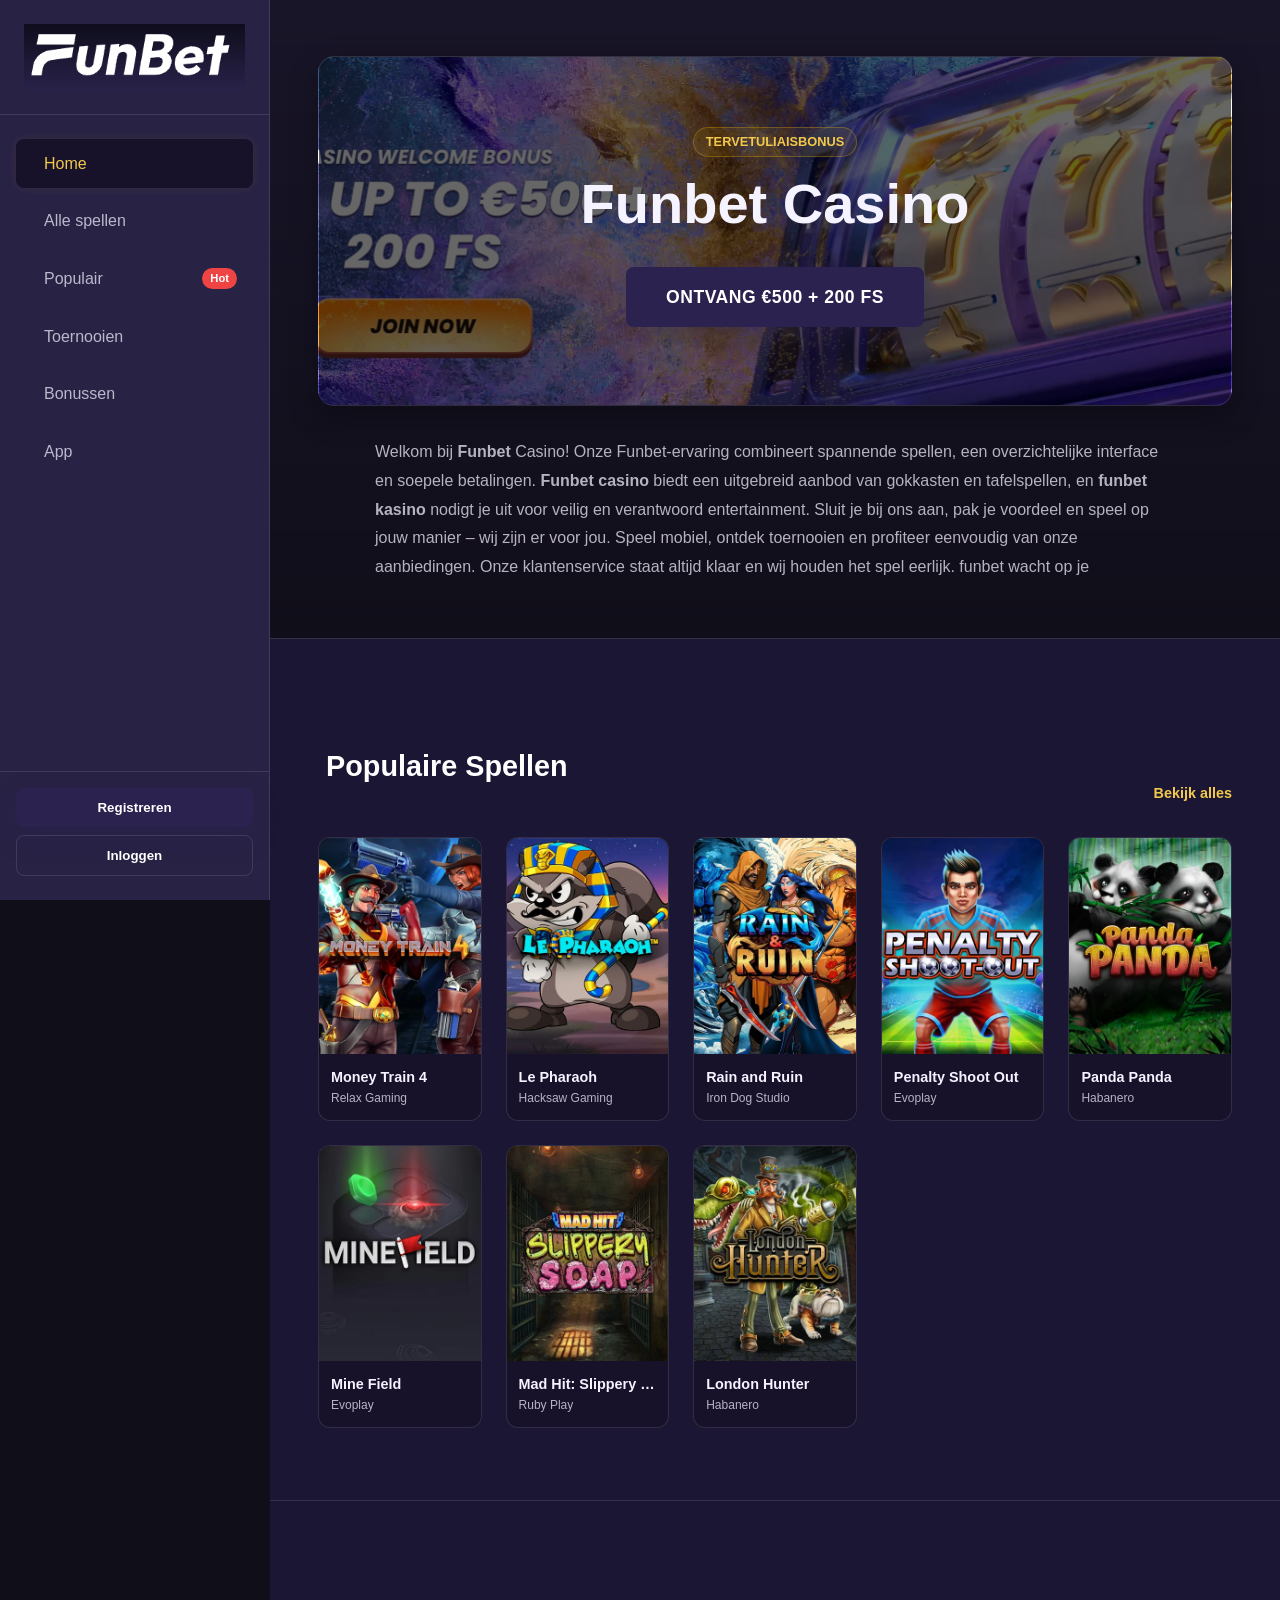
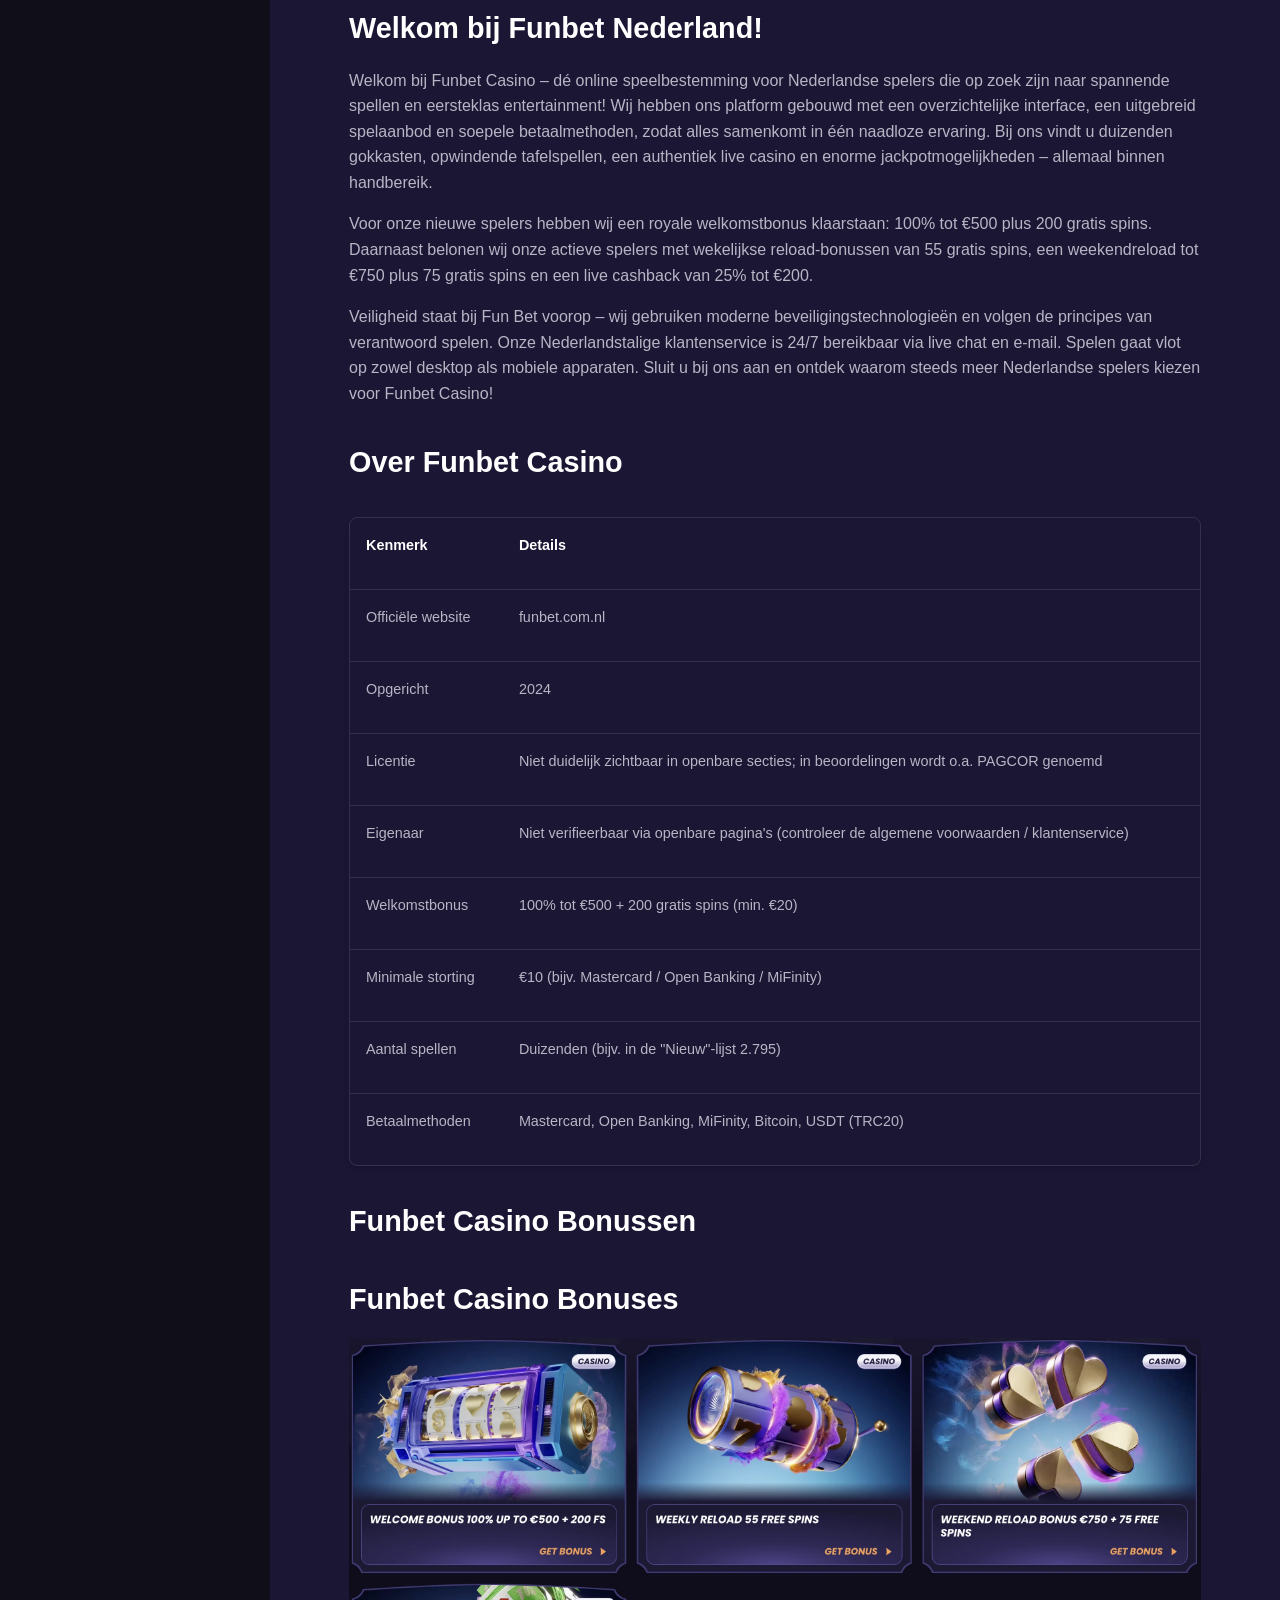
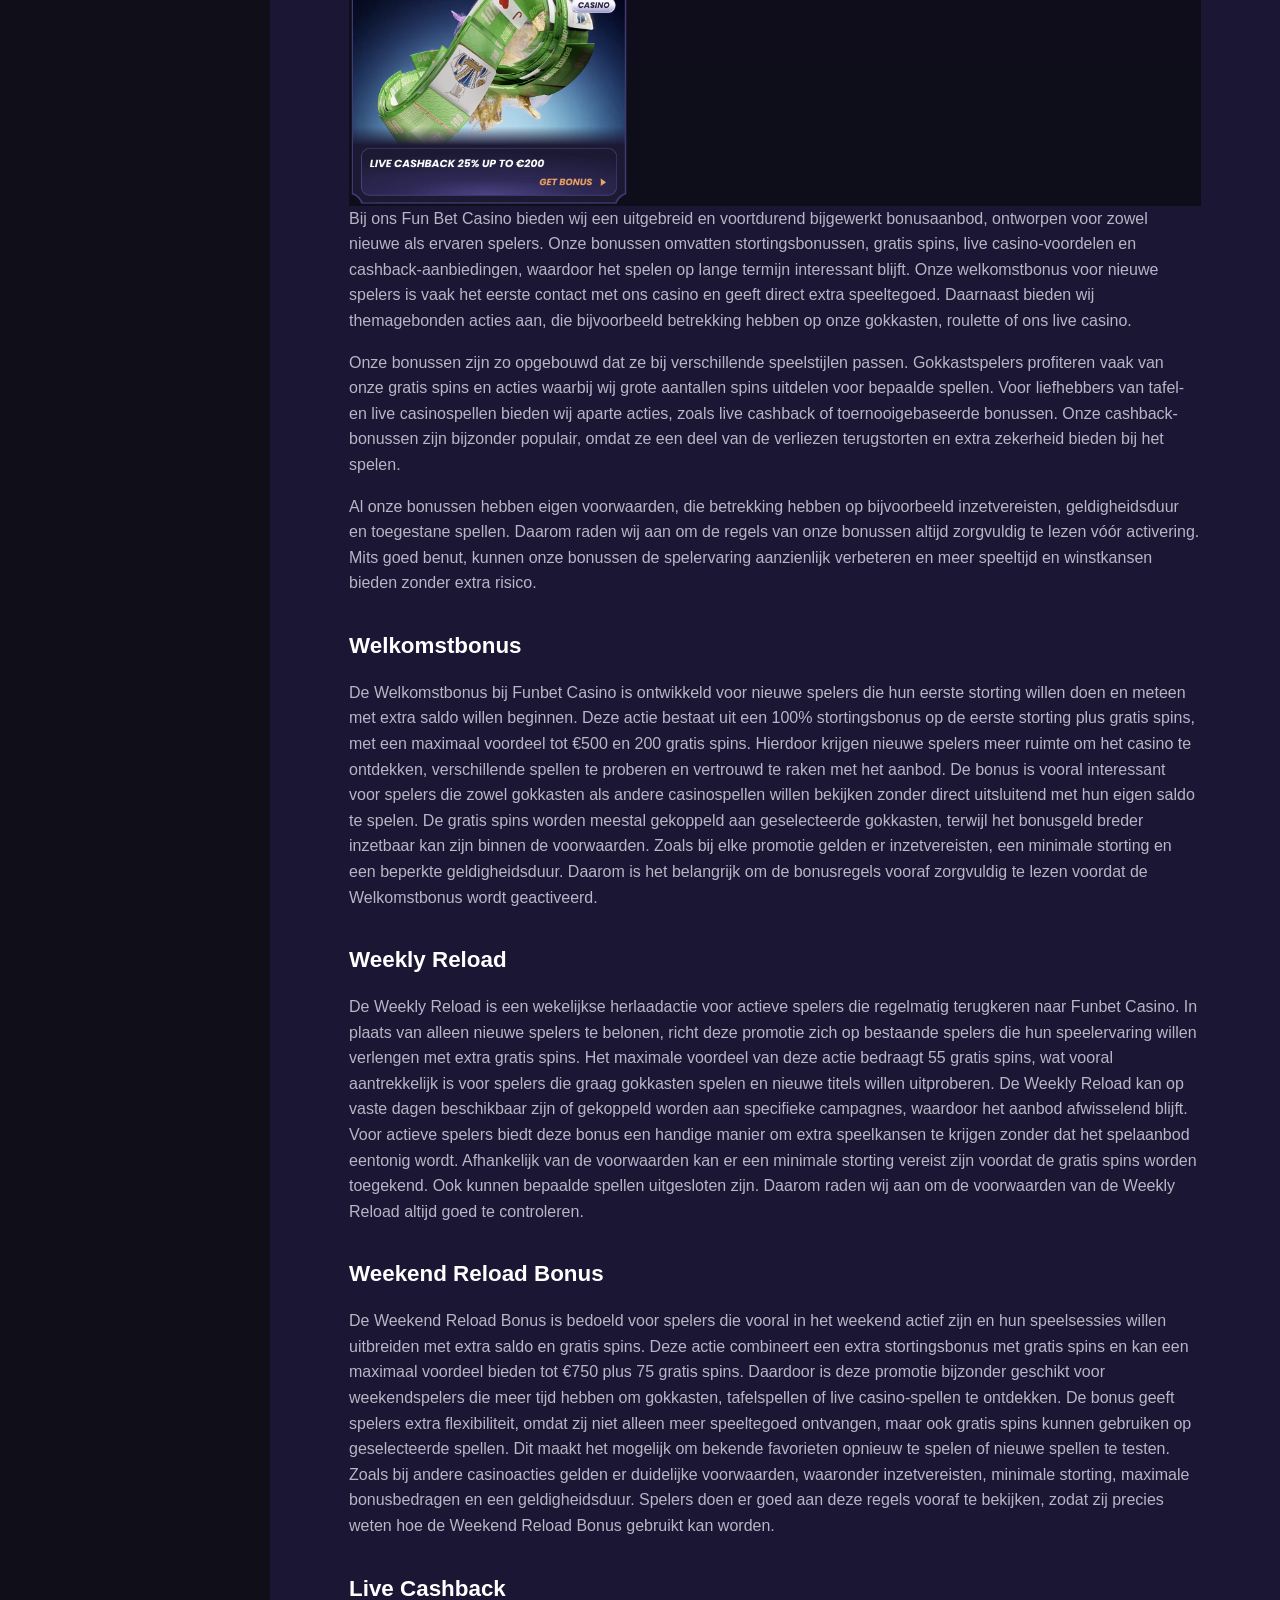
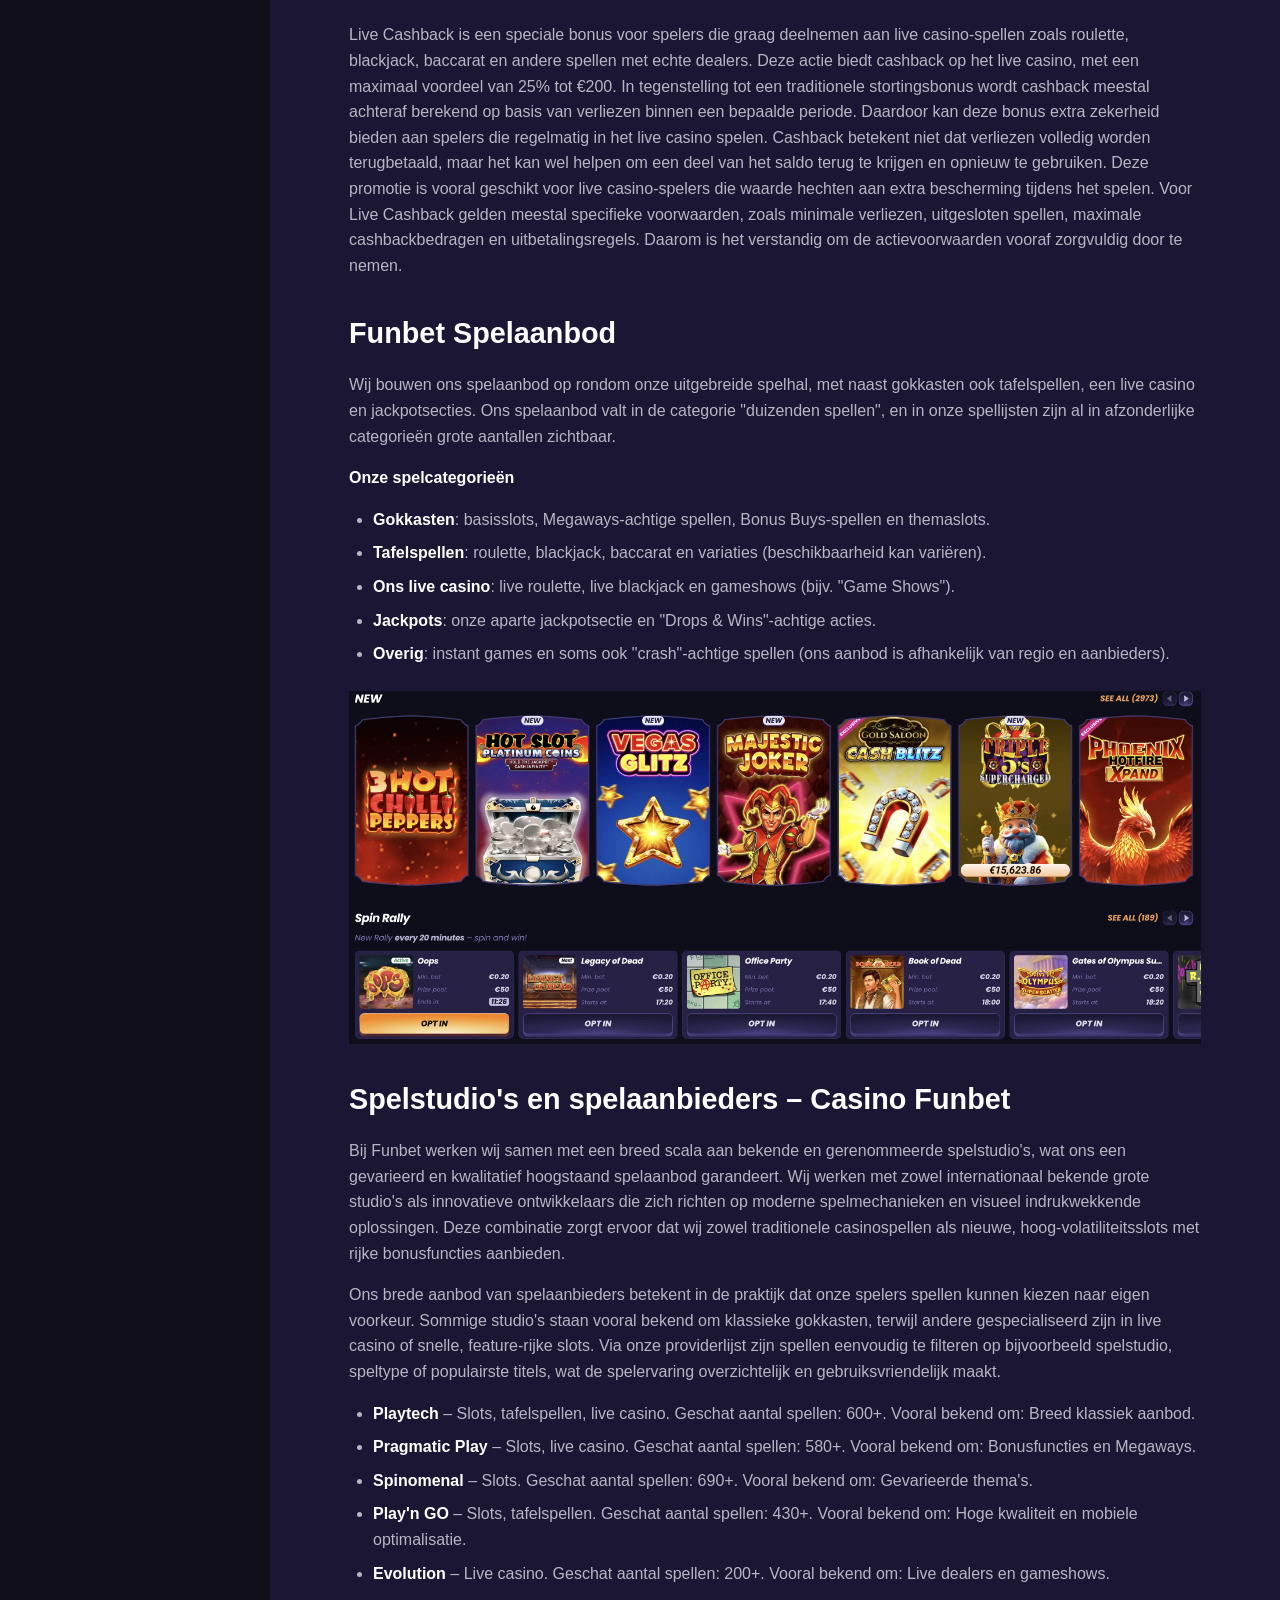
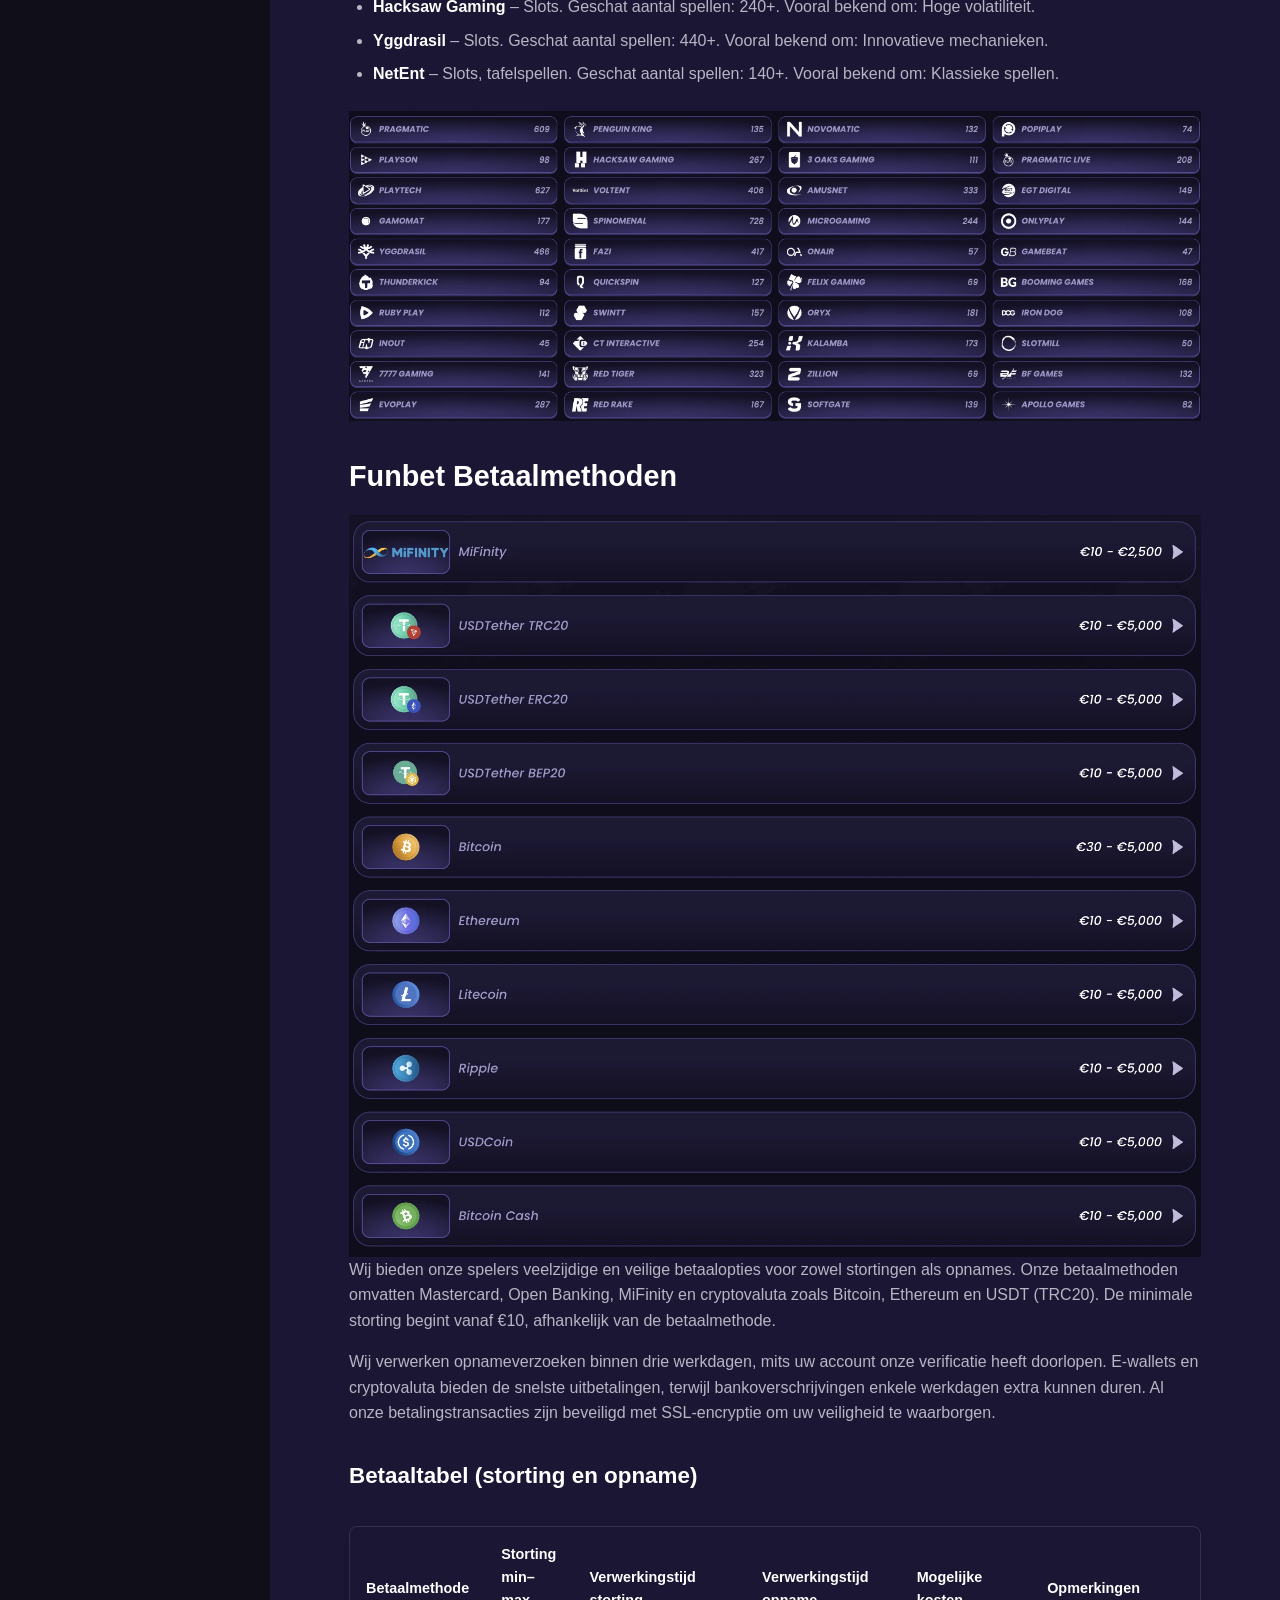
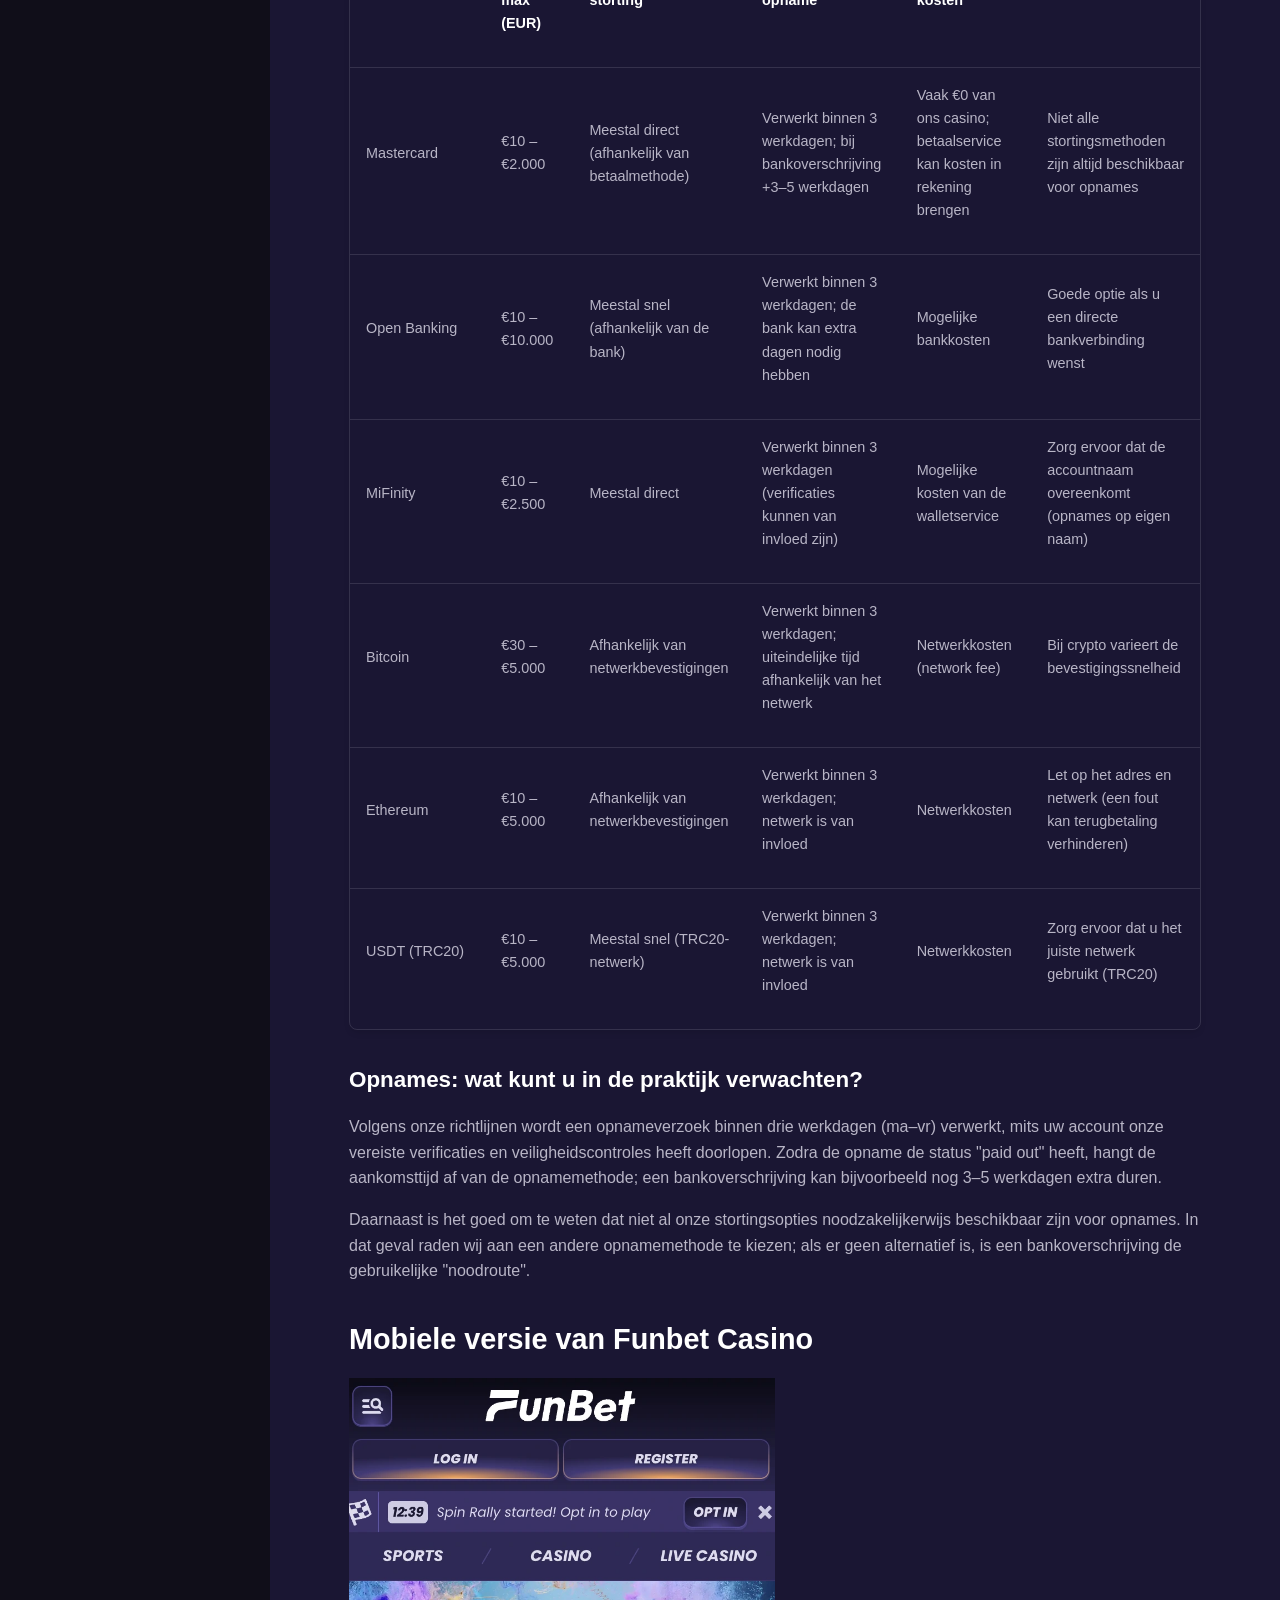
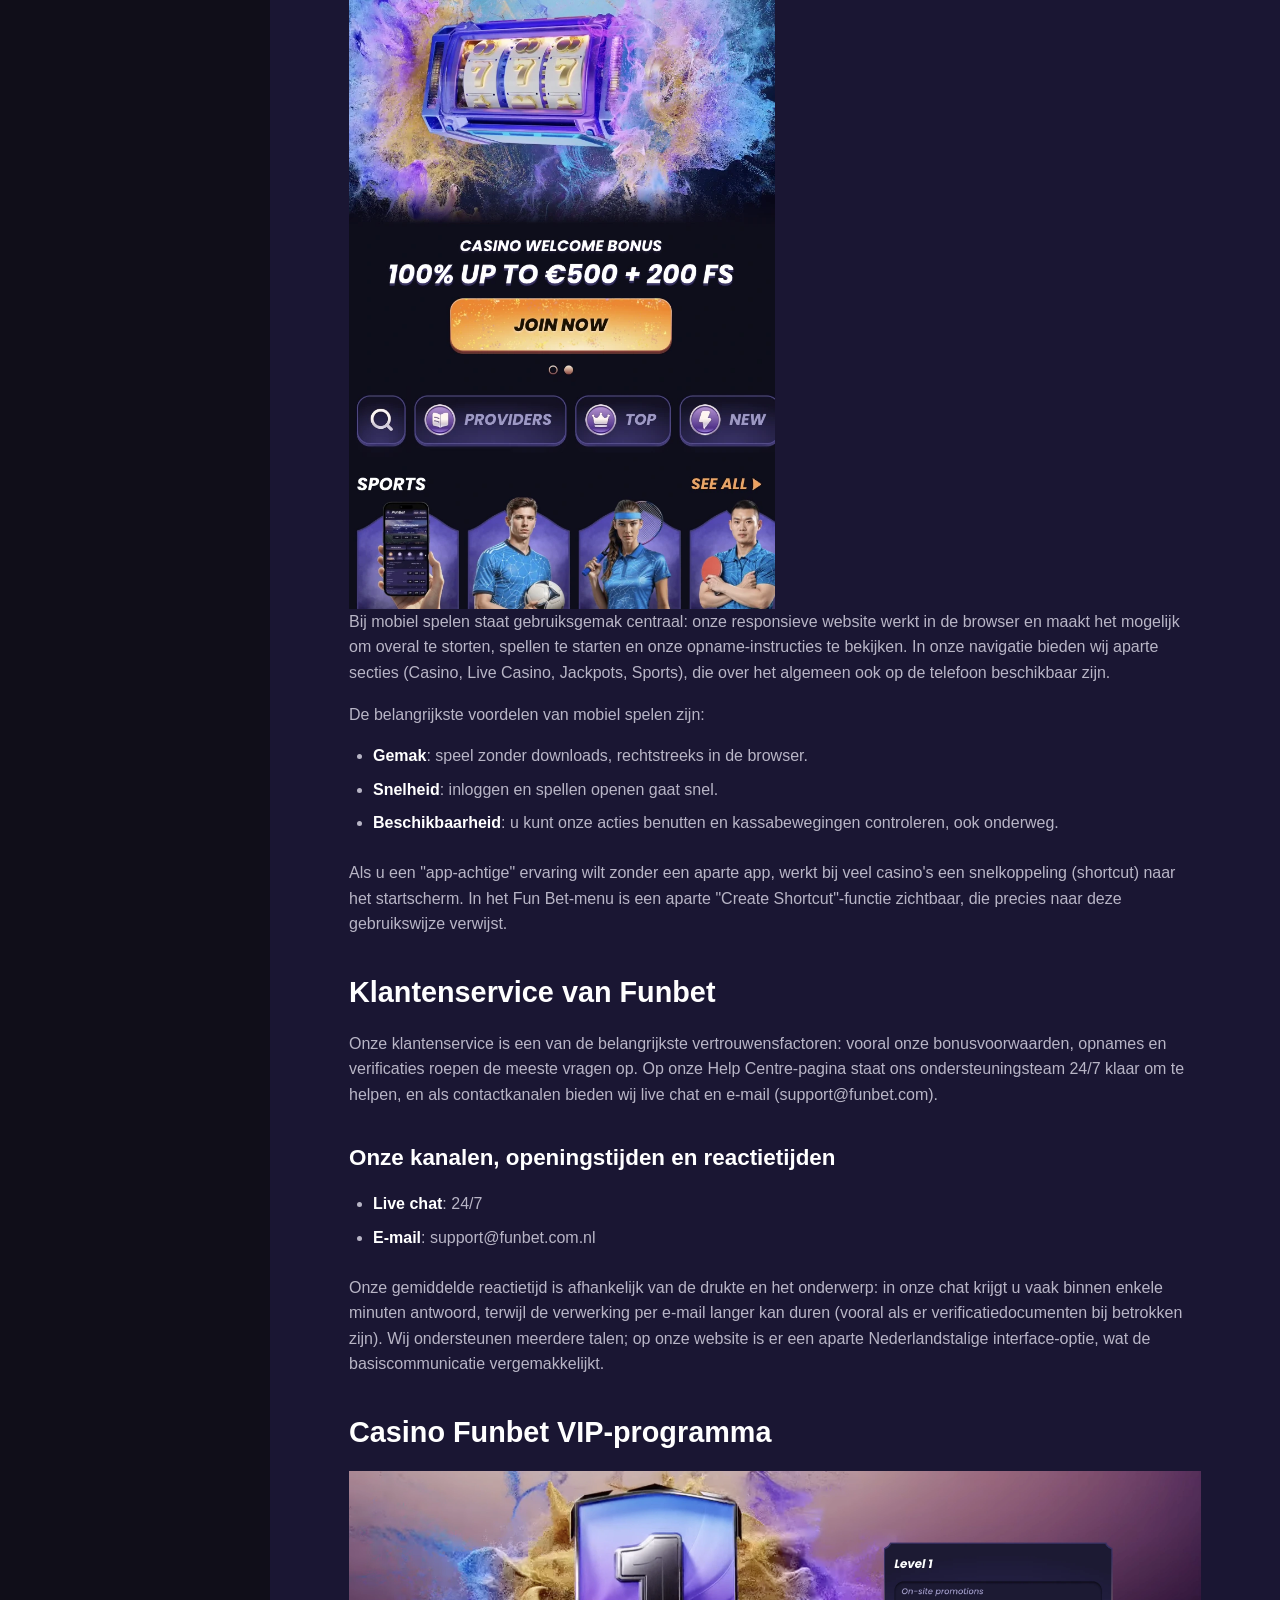
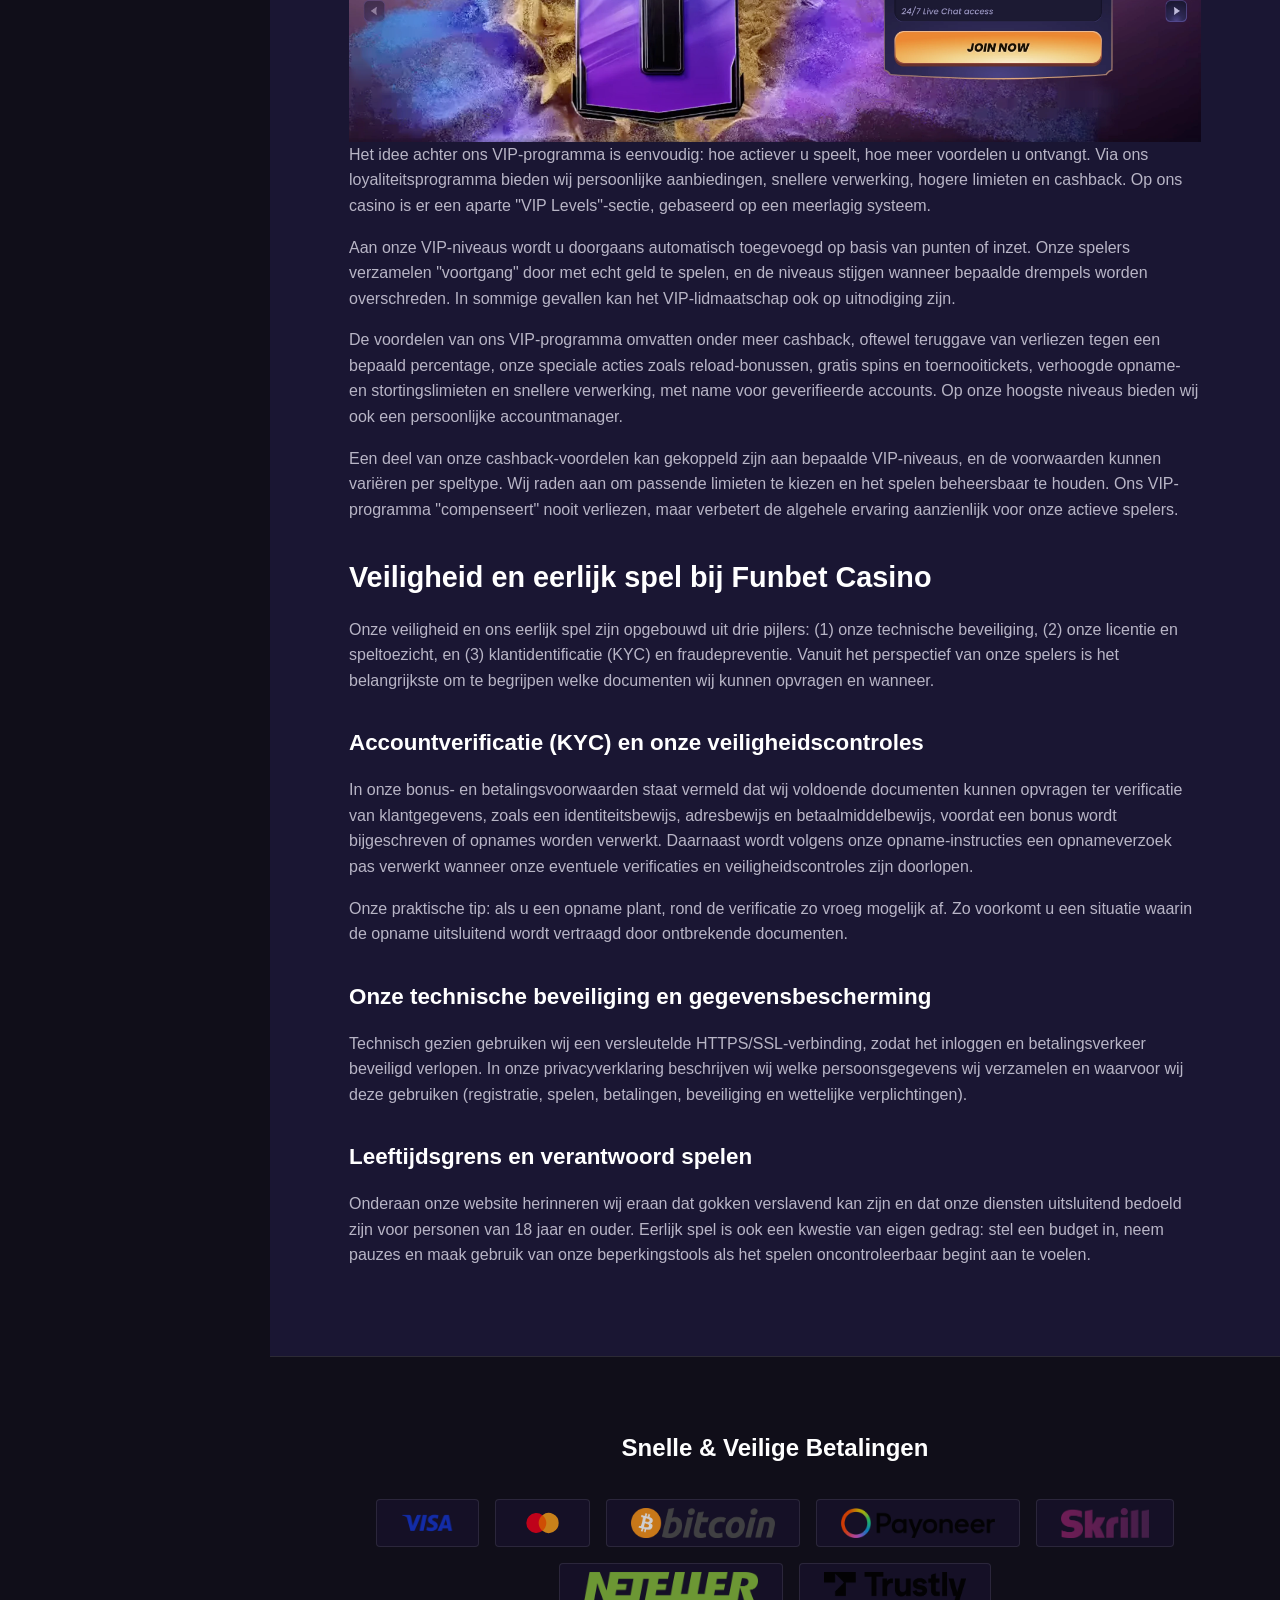
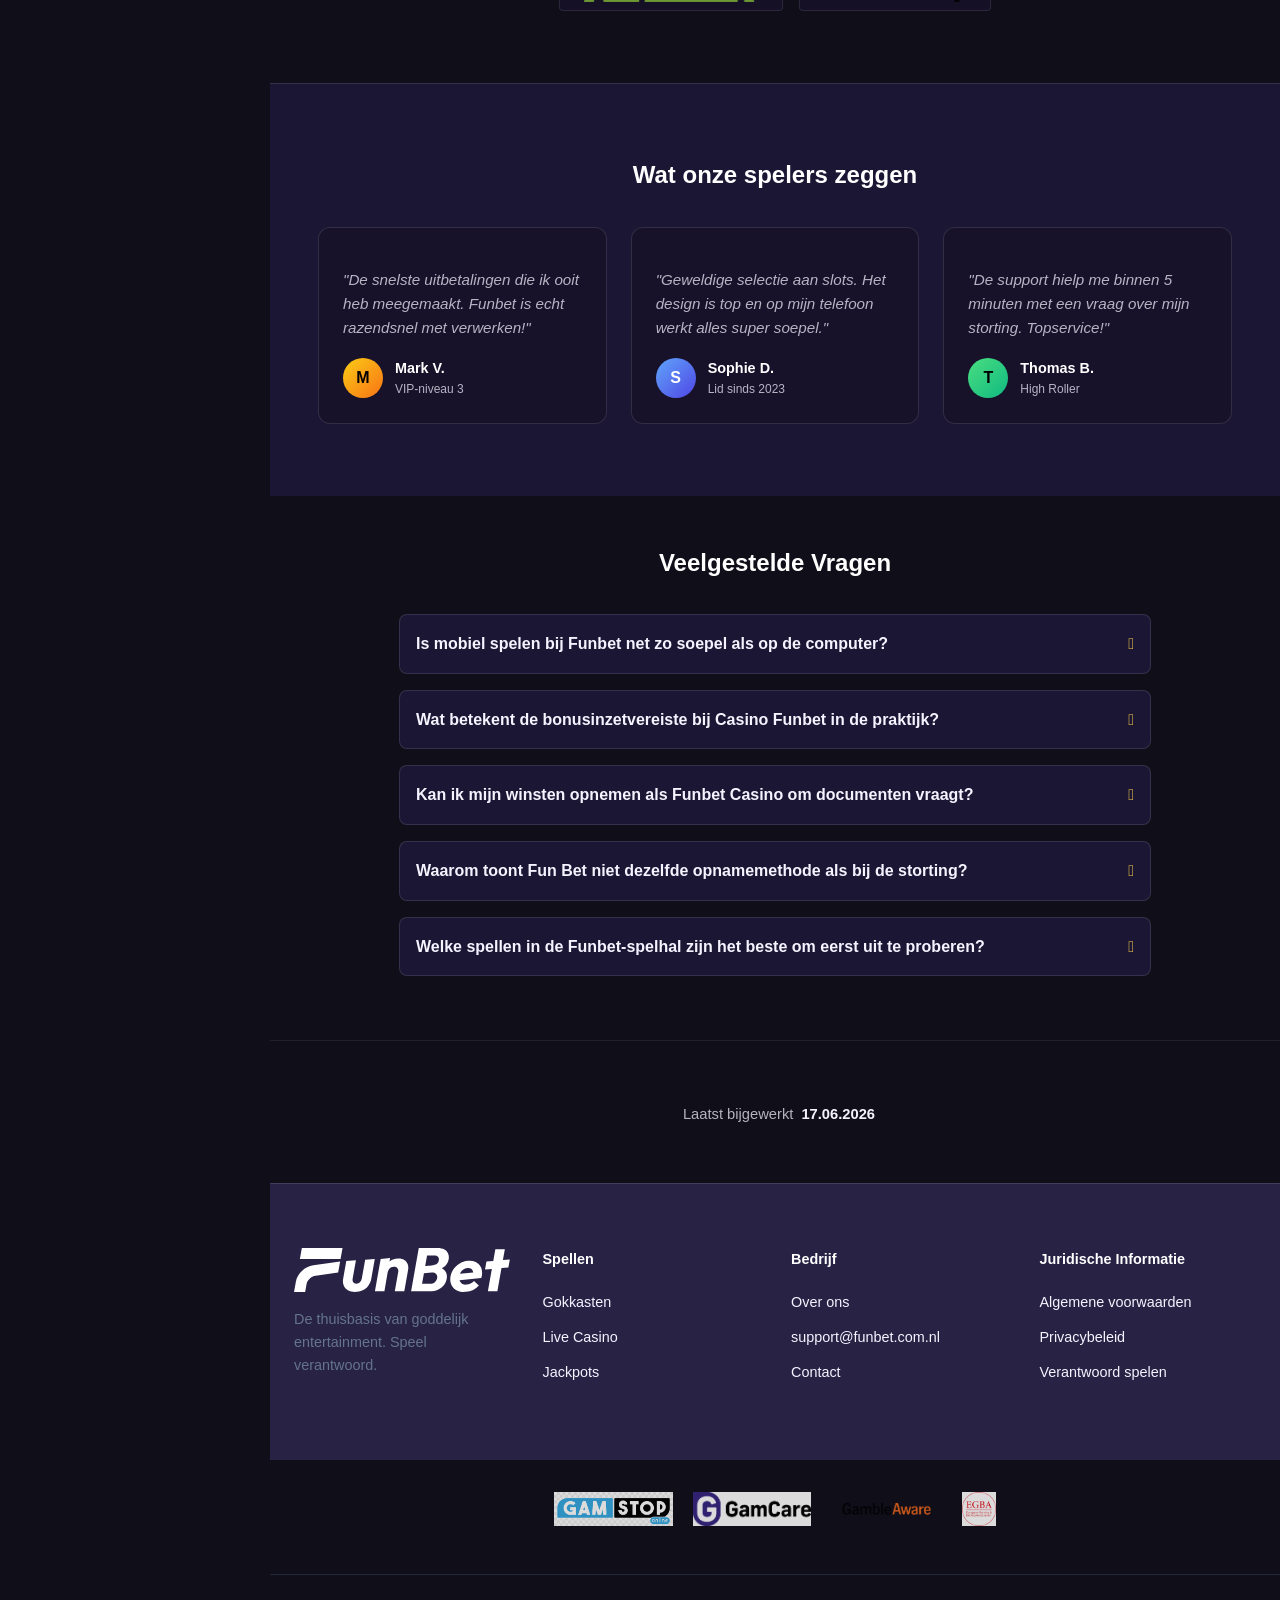
<file: index.html>
<!DOCTYPE html>
<html lang="nl">
<head>
    <meta charset="UTF-8">
    <meta name="viewport" content="width=device-width, initial-scale=1.0">
   <title>Funbet Casino – Bonus tot € 500 + 200 gratis spins</title>
<meta name="description" content="Funbet Casino biedt een 100% welkomstbonus tot € 500 en 200 gratis spins. Ontdek de spellen, bonusvoorwaarden, betaalmethoden, mobiel spelen en veiligheid voordat je je registreert.">
    <link rel="stylesheet" href="style.css?=1.11">
 <link rel="canonical" href="/nl/" />
       <link rel="alternate" href="https://funbet.com.nl/" hreflang="nl" />
    <link rel="alternate" href="https://funbet.com.nl/nl/" hreflang="nl-NL" />
    <link rel="icon" type="image/x-icon" href="favicon.ico">
</head>
<body>

    <!-- Checkbox Logic for Mobile Menu -->
<input type="checkbox" id="nav-toggle">

    <div class="site-layout">
        
      <div class="topbar-mobile">
    <div class="brand-block">
        <a href="/">
            <img src="funbet.png" alt="Funbet" class="brand-logo">
        </a>
    </div>
            
<div class="topbar-actions">
    <a href="/login/">
        <button class="action-btn action-btn--ghost action-btn--compact">Inloggen</button>
    </a>
    <a href="/go/" class="action-btn action-btn--register action-btn--compact" role="button">Registreren</a>
    <label for="nav-toggle" class="menu-toggle">
        <i class="fa-solid fa-bars"></i>
    </label>
</div>
</div>

<aside class="side-panel">
    <div class="side-panel__header">
        <div class="brand-block">
            <a href="/">
                <img src="funbet.png" alt="Funbet" class="brand-logo">
            </a>
        </div>
    </div>

    <nav class="side-panel__menu">
        <a href="/" class="side-panel__link is-active">
            <i class="fa-solid fa-house"></i>
            <span>Home</span>
        </a>
        <a href="#games" class="side-panel__link">
            <i class="fa-solid fa-gamepad"></i>
            <span>Alle spellen</span>
        </a>
        <a href="/" class="side-panel__link">
            <i class="fa-solid fa-fire"></i>
            <span>Populair</span>
            <span class="badge-hot">Hot</span>
        </a>
        <a href="/" class="side-panel__link">
            <i class="fa-solid fa-trophy"></i>
            <span>Toernooien</span>
        </a>
        <a href="/" class="side-panel__link">
            <i class="fa-solid fa-wallet"></i>
            <span>Bonussen</span>
        </a>
        <a href="/" class="side-panel__link">
            <i class="fa-solid fa-circle-question"></i>
            <span>App</span>
        </a>
    </nav>

    <div class="side-panel__footer">
        <a href="/go/">
            <button class="action-btn action-btn--register">Registreren</button>
        </a>
        <a href="/login/">
            <button class="action-btn action-btn--ghost">Inloggen</button>
        </a>
    </div>
</aside>
        </aside>

        <!-- Main Content Area -->
        <main class="page-main">
            
            <!-- Hero Section -->
            <section class="promo-hero">
                <div class="page-container">
                    <div class="promo-banner">
                        <span class="promo-label">Tervetuliaisbonus</span>
                        <h1 class="promo-title">Funbet Casino</h1>
                     <a href="/go/" class="action-btn action-btn--register promo-button" role="button">Ontvang €500 + 200 FS</a>
                    </div>

                   <div class="info-text">
    <p>Welkom bij <strong>Funbet</strong> Casino! Onze Funbet-ervaring combineert spannende spellen, een overzichtelijke interface en soepele betalingen. <strong>Funbet casino</strong> biedt een uitgebreid aanbod van gokkasten en tafelspellen, en <strong>funbet kasino</strong> nodigt je uit voor veilig en verantwoord entertainment. Sluit je bij ons aan, pak je voordeel en speel op jouw manier – wij zijn er voor jou. Speel mobiel, ontdek toernooien en profiteer eenvoudig van onze aanbiedingen. Onze klantenservice staat altijd klaar en wij houden het spel eerlijk. funbet wacht op je</p>
</div>
                </div>
            </section>

 <section id="games" class="content-block" style="border-top: none;">
    <div class="page-container">
        <div class="section-head">
            <h2 class="section-heading"><i class="fa-solid fa-gamepad"></i> Populaire Spellen</h2>
            <a href="#" class="section-more">Bekijk alles <i class="fa-solid fa-arrow-right"></i></a>
        </div>

        <div class="game-images">
            
            <div class="game-tile">
                <div class="game-media">
                    <img src="money-train-4.webp" alt="Money Train 4">
                    <div class="game-hover">
                        <button class="game-play">Speel nu</button>
                        <span style="font-size: 0.75rem; color: #fff;">Demo beschikbaar</span>
                    </div>
                </div>
                <div class="game-meta">
                    <div class="game-title">Money Train 4</div>
                    <div class="game-provider">Relax Gaming</div>
                </div>
            </div>

            <div class="game-tile">
                <div class="game-media">
                    <img src="le-pharaoh.webp" alt="Le Pharaoh">
                    <div class="game-hover">
                        <button class="game-play">Speel nu</button>
                        <span style="font-size: 0.75rem; color: #fff;">Demo beschikbaar</span>
                    </div>
                </div>
                <div class="game-meta">
                    <div class="game-title">Le Pharaoh</div>
                    <div class="game-provider">Hacksaw Gaming</div>
                </div>
            </div>

            <div class="game-tile">
                <div class="game-media">
                    <img src="rain-and-ruin.webp" alt="Rain and Ruin">
                    <div class="game-hover">
                        <button class="game-play">Speel nu</button>
                        <span style="font-size: 0.75rem; color: #fff;">Demo beschikbaar</span>
                    </div>
                </div>
                <div class="game-meta">
                    <div class="game-title">Rain and Ruin</div>
                    <div class="game-provider">Iron Dog Studio</div>
                </div>
            </div>

            <div class="game-tile">
                <div class="game-media">
                    <img src="penalty-shoot-out.webp" alt="Penalty Shoot Out">
                    <div class="game-hover">
                        <button class="game-play">Speel nu</button>
                        <span style="font-size: 0.75rem; color: #fff;">Demo beschikbaar</span>
                    </div>
                </div>
                <div class="game-meta">
                    <div class="game-title">Penalty Shoot Out</div>
                    <div class="game-provider">Evoplay</div>
                </div>
            </div>

            <div class="game-tile">
                <div class="game-media">
                    <img src="panda-panda.webp" alt="Panda Panda">
                    <div class="game-hover">
                        <button class="game-play">Speel nu</button>
                        <span style="font-size: 0.75rem; color: #fff;">Demo beschikbaar</span>
                    </div>
                </div>
                <div class="game-meta">
                    <div class="game-title">Panda Panda</div>
                    <div class="game-provider">Habanero</div>
                </div>
            </div>

            <div class="game-tile">
                <div class="game-media">
                    <img src="mine-field.webp" alt="Mine Field">
                    <div class="game-hover">
                        <button class="game-play">Speel nu</button>
                        <span style="font-size: 0.75rem; color: #fff;">Demo beschikbaar</span>
                    </div>
                </div>
                <div class="game-meta">
                    <div class="game-title">Mine Field</div>
                    <div class="game-provider">Evoplay</div>
                </div>
            </div>

            <div class="game-tile">
                <div class="game-media">
                    <img src="mad-hit-slippery-soap.webp" alt="Mad Hit Slippery Soap">
                    <div class="game-hover">
                        <button class="game-play">Speel nu</button>
                        <span style="font-size: 0.75rem; color: #fff;">Demo beschikbaar</span>
                    </div>
                </div>
                <div class="game-meta">
                    <div class="game-title">Mad Hit: Slippery Soap</div>
                    <div class="game-provider">Ruby Play</div>
                </div>
            </div>

            <div class="game-tile">
                <div class="game-media">
                    <img src="london-hunter.webp" alt="London Hunter">
                    <div class="game-hover">
                        <button class="game-play">Speel nu</button>
                        <span style="font-size: 0.75rem; color: #fff;">Demo beschikbaar</span>
                    </div>
                </div>
                <div class="game-meta">
                    <div class="game-title">London Hunter</div>
                    <div class="game-provider">Habanero</div>
                </div>
            </div>

        </div>
    </div>
</section>

            <!-- Content with Tables -->
            <section class="content-block">
                <div class="page-container" style="max-width: 900px;">
                     <h2>Welkom bij Funbet Nederland!</h2>

<p>Welkom bij Funbet Casino – dé online speelbestemming voor Nederlandse spelers die op zoek zijn naar spannende spellen en eersteklas entertainment! Wij hebben ons platform gebouwd met een overzichtelijke interface, een uitgebreid spelaanbod en soepele betaalmethoden, zodat alles samenkomt in één naadloze ervaring. Bij ons vindt u duizenden gokkasten, opwindende tafelspellen, een authentiek live casino en enorme jackpotmogelijkheden – allemaal binnen handbereik.</p>

<p>Voor onze nieuwe spelers hebben wij een royale welkomstbonus klaarstaan: 100% tot €500 plus 200 gratis spins. Daarnaast belonen wij onze actieve spelers met wekelijkse reload-bonussen van 55 gratis spins, een weekendreload tot €750 plus 75 gratis spins en een live cashback van 25% tot €200.</p>

<p>Veiligheid staat bij Fun Bet voorop – wij gebruiken moderne beveiligingstechnologieën en volgen de principes van verantwoord spelen. Onze Nederlandstalige klantenservice is 24/7 bereikbaar via live chat en e-mail. Spelen gaat vlot op zowel desktop als mobiele apparaten. Sluit u bij ons aan en ontdek waarom steeds meer Nederlandse spelers kiezen voor Funbet Casino!</p>            <h2><strong>Over Funbet Casino</strong></h2>
    <div class="table-scroll">
<table>
<tbody>
<tr>
<td>
<p><strong>Kenmerk</strong></p>
</td>
<td>
<p><strong>Details</strong></p>
</td>
</tr>
<tr>
<td>
<p>Officiële website</p>
</td>
<td>
<p>funbet.com.nl</p>
</td>
</tr>
<tr>
<td>
<p>Opgericht</p>
</td>
<td>
<p>2024</p>
</td>
</tr>
<tr>
<td>
<p>Licentie</p>
</td>
<td>
<p>Niet duidelijk zichtbaar in openbare secties; in beoordelingen wordt o.a. PAGCOR genoemd</p>
</td>
</tr>
<tr>
<td>
<p>Eigenaar</p>
</td>
<td>
<p>Niet verifieerbaar via openbare pagina's (controleer de algemene voorwaarden / klantenservice)</p>
</td>
</tr>
<tr>
<td>
<p>Welkomstbonus</p>
</td>
<td>
<p>100% tot €500 + 200 gratis spins (min. €20)</p>
</td>
</tr>
<tr>
<td>
<p>Minimale storting</p>
</td>
<td>
<p>€10 (bijv. Mastercard / Open Banking / MiFinity)</p>
</td>
</tr>
<tr>
<td>
<p>Aantal spellen</p>
</td>
<td>
<p>Duizenden (bijv. in de "Nieuw"-lijst 2.795)</p>
</td>
</tr>
<tr>
<td>
<p>Betaalmethoden</p>
</td>
<td>
<p>Mastercard, Open Banking, MiFinity, Bitcoin, USDT (TRC20)</p>
</td>
</tr>
</tbody>
</table>
</div>

<h2>Funbet Casino Bonussen</h2>
<h2>Funbet Casino Bonuses</h2>
<img src="Funbet Casino Bonuses.webp" alt="Funbet Casino Bonuses">

<p>Bij ons Fun Bet Casino bieden wij een uitgebreid en voortdurend bijgewerkt bonusaanbod, ontworpen voor zowel nieuwe als ervaren spelers. Onze bonussen omvatten stortingsbonussen, gratis spins, live casino-voordelen en cashback-aanbiedingen, waardoor het spelen op lange termijn interessant blijft. Onze welkomstbonus voor nieuwe spelers is vaak het eerste contact met ons casino en geeft direct extra speeltegoed. Daarnaast bieden wij themagebonden acties aan, die bijvoorbeeld betrekking hebben op onze gokkasten, roulette of ons live casino.</p>

<p>Onze bonussen zijn zo opgebouwd dat ze bij verschillende speelstijlen passen. Gokkastspelers profiteren vaak van onze gratis spins en acties waarbij wij grote aantallen spins uitdelen voor bepaalde spellen. Voor liefhebbers van tafel- en live casinospellen bieden wij aparte acties, zoals live cashback of toernooigebaseerde bonussen. Onze cashback-bonussen zijn bijzonder populair, omdat ze een deel van de verliezen terugstorten en extra zekerheid bieden bij het spelen.</p>

<p>Al onze bonussen hebben eigen voorwaarden, die betrekking hebben op bijvoorbeeld inzetvereisten, geldigheidsduur en toegestane spellen. Daarom raden wij aan om de regels van onze bonussen altijd zorgvuldig te lezen vóór activering. Mits goed benut, kunnen onze bonussen de spelervaring aanzienlijk verbeteren en meer speeltijd en winstkansen bieden zonder extra risico.</p>

<h3>Welkomstbonus</h3>

<p>De Welkomstbonus bij Funbet Casino is ontwikkeld voor nieuwe spelers die hun eerste storting willen doen en meteen met extra saldo willen beginnen. Deze actie bestaat uit een 100% stortingsbonus op de eerste storting plus gratis spins, met een maximaal voordeel tot €500 en 200 gratis spins. Hierdoor krijgen nieuwe spelers meer ruimte om het casino te ontdekken, verschillende spellen te proberen en vertrouwd te raken met het aanbod. De bonus is vooral interessant voor spelers die zowel gokkasten als andere casinospellen willen bekijken zonder direct uitsluitend met hun eigen saldo te spelen. De gratis spins worden meestal gekoppeld aan geselecteerde gokkasten, terwijl het bonusgeld breder inzetbaar kan zijn binnen de voorwaarden. Zoals bij elke promotie gelden er inzetvereisten, een minimale storting en een beperkte geldigheidsduur. Daarom is het belangrijk om de bonusregels vooraf zorgvuldig te lezen voordat de Welkomstbonus wordt geactiveerd.</p>

<h3>Weekly Reload</h3>

<p>De Weekly Reload is een wekelijkse herlaadactie voor actieve spelers die regelmatig terugkeren naar Funbet Casino. In plaats van alleen nieuwe spelers te belonen, richt deze promotie zich op bestaande spelers die hun speelervaring willen verlengen met extra gratis spins. Het maximale voordeel van deze actie bedraagt 55 gratis spins, wat vooral aantrekkelijk is voor spelers die graag gokkasten spelen en nieuwe titels willen uitproberen. De Weekly Reload kan op vaste dagen beschikbaar zijn of gekoppeld worden aan specifieke campagnes, waardoor het aanbod afwisselend blijft. Voor actieve spelers biedt deze bonus een handige manier om extra speelkansen te krijgen zonder dat het spelaanbod eentonig wordt. Afhankelijk van de voorwaarden kan er een minimale storting vereist zijn voordat de gratis spins worden toegekend. Ook kunnen bepaalde spellen uitgesloten zijn. Daarom raden wij aan om de voorwaarden van de Weekly Reload altijd goed te controleren.</p>

<h3>Weekend Reload Bonus</h3>

<p>De Weekend Reload Bonus is bedoeld voor spelers die vooral in het weekend actief zijn en hun speelsessies willen uitbreiden met extra saldo en gratis spins. Deze actie combineert een extra stortingsbonus met gratis spins en kan een maximaal voordeel bieden tot €750 plus 75 gratis spins. Daardoor is deze promotie bijzonder geschikt voor weekendspelers die meer tijd hebben om gokkasten, tafelspellen of live casino-spellen te ontdekken. De bonus geeft spelers extra flexibiliteit, omdat zij niet alleen meer speeltegoed ontvangen, maar ook gratis spins kunnen gebruiken op geselecteerde spellen. Dit maakt het mogelijk om bekende favorieten opnieuw te spelen of nieuwe spellen te testen. Zoals bij andere casinoacties gelden er duidelijke voorwaarden, waaronder inzetvereisten, minimale storting, maximale bonusbedragen en een geldigheidsduur. Spelers doen er goed aan deze regels vooraf te bekijken, zodat zij precies weten hoe de Weekend Reload Bonus gebruikt kan worden.</p>

<h3>Live Cashback</h3>

<p>Live Cashback is een speciale bonus voor spelers die graag deelnemen aan live casino-spellen zoals roulette, blackjack, baccarat en andere spellen met echte dealers. Deze actie biedt cashback op het live casino, met een maximaal voordeel van 25% tot €200. In tegenstelling tot een traditionele stortingsbonus wordt cashback meestal achteraf berekend op basis van verliezen binnen een bepaalde periode. Daardoor kan deze bonus extra zekerheid bieden aan spelers die regelmatig in het live casino spelen. Cashback betekent niet dat verliezen volledig worden terugbetaald, maar het kan wel helpen om een deel van het saldo terug te krijgen en opnieuw te gebruiken. Deze promotie is vooral geschikt voor live casino-spelers die waarde hechten aan extra bescherming tijdens het spelen. Voor Live Cashback gelden meestal specifieke voorwaarden, zoals minimale verliezen, uitgesloten spellen, maximale cashbackbedragen en uitbetalingsregels. Daarom is het verstandig om de actievoorwaarden vooraf zorgvuldig door te nemen.</p>

<h2><strong>Funbet Spelaanbod</strong></h2>
<p>Wij bouwen ons spelaanbod op rondom onze uitgebreide spelhal, met naast gokkasten ook tafelspellen, een live casino en jackpotsecties. Ons spelaanbod valt in de categorie "duizenden spellen", en in onze spellijsten zijn al in afzonderlijke categorieën grote aantallen zichtbaar.</p>
<p><strong>Onze spelcategorieën</strong></p>
<ul>
<li><strong>Gokkasten</strong>: basisslots, Megaways-achtige spellen, Bonus Buys-spellen en themaslots.</li>
<li><strong>Tafelspellen</strong>: roulette, blackjack, baccarat en variaties (beschikbaarheid kan variëren).</li>
<li><strong>Ons live casino</strong>: live roulette, live blackjack en gameshows (bijv. "Game Shows").</li>
<li><strong>Jackpots</strong>: onze aparte jackpotsectie en "Drops & Wins"-achtige acties.</li>
<li><strong>Overig</strong>: instant games en soms ook "crash"-achtige spellen (ons aanbod is afhankelijk van regio en aanbieders).</li>
</ul>
<img src="Funbet Casino Games.webp" alt="Funbet Casino Games">

<h2>Spelstudio's en spelaanbieders – Casino Funbet</h2>
<p>
Bij Funbet werken wij samen met een breed scala aan bekende en gerenommeerde spelstudio's, wat ons een gevarieerd en kwalitatief hoogstaand spelaanbod garandeert. Wij werken met zowel internationaal bekende grote studio's als innovatieve ontwikkelaars die zich richten op moderne spelmechanieken en visueel indrukwekkende oplossingen. Deze combinatie zorgt ervoor dat wij zowel traditionele casinospellen als nieuwe, hoog-volatiliteitsslots met rijke bonusfuncties aanbieden.
</p>
<p>
Ons brede aanbod van spelaanbieders betekent in de praktijk dat onze spelers spellen kunnen kiezen naar eigen voorkeur. Sommige studio's staan vooral bekend om klassieke gokkasten, terwijl andere gespecialiseerd zijn in live casino of snelle, feature-rijke slots. Via onze providerlijst zijn spellen eenvoudig te filteren op bijvoorbeeld spelstudio, speltype of populairste titels, wat de spelervaring overzichtelijk en gebruiksvriendelijk maakt.
</p>
<ul>
    <li><strong>Playtech</strong> – Slots, tafelspellen, live casino. Geschat aantal spellen: 600+. Vooral bekend om: Breed klassiek aanbod.</li>
    <li><strong>Pragmatic Play</strong> – Slots, live casino. Geschat aantal spellen: 580+. Vooral bekend om: Bonusfuncties en Megaways.</li>
    <li><strong>Spinomenal</strong> – Slots. Geschat aantal spellen: 690+. Vooral bekend om: Gevarieerde thema's.</li>
    <li><strong>Play'n GO</strong> – Slots, tafelspellen. Geschat aantal spellen: 430+. Vooral bekend om: Hoge kwaliteit en mobiele optimalisatie.</li>
    <li><strong>Evolution</strong> – Live casino. Geschat aantal spellen: 200+. Vooral bekend om: Live dealers en gameshows.</li>
    <li><strong>Hacksaw Gaming</strong> – Slots. Geschat aantal spellen: 240+. Vooral bekend om: Hoge volatiliteit.</li>
    <li><strong>Yggdrasil</strong> – Slots. Geschat aantal spellen: 440+. Vooral bekend om: Innovatieve mechanieken.</li>
    <li><strong>NetEnt</strong> – Slots, tafelspellen. Geschat aantal spellen: 140+. Vooral bekend om: Klassieke spellen.</li>
</ul>

<img src="Funbet Game Providers.webp" alt="Funbet Game Providers">

<h2><strong>Funbet Betaalmethoden</strong></h2>
<img src="Funbet Casino Withdrawal.webp" alt="Funbet Casino Withdrawal">
<p>Wij bieden onze spelers veelzijdige en veilige betaalopties voor zowel stortingen als opnames. Onze betaalmethoden omvatten Mastercard, Open Banking, MiFinity en cryptovaluta zoals Bitcoin, Ethereum en USDT (TRC20). De minimale storting begint vanaf €10, afhankelijk van de betaalmethode.</p>

<p>Wij verwerken opnameverzoeken binnen drie werkdagen, mits uw account onze verificatie heeft doorlopen. E-wallets en cryptovaluta bieden de snelste uitbetalingen, terwijl bankoverschrijvingen enkele werkdagen extra kunnen duren. Al onze betalingstransacties zijn beveiligd met SSL-encryptie om uw veiligheid te waarborgen.</p>

<h3><strong>Betaaltabel (storting en opname)</strong></h3>
<div class="table-scroll">
<table>
<tbody>
<tr>
<td>
<p><strong>Betaalmethode</strong></p>
</td>
<td>
<p><strong>Storting min–max (EUR)</strong></p>
</td>
<td>
<p><strong>Verwerkingstijd storting</strong></p>
</td>
<td>
<p><strong>Verwerkingstijd opname</strong></p>
</td>
<td>
<p><strong>Mogelijke kosten</strong></p>
</td>
<td>
<p><strong>Opmerkingen</strong></p>
</td>
</tr>
<tr>
<td>
<p>Mastercard</p>
</td>
<td>
<p>&euro;10 &ndash; &euro;2.000</p>
</td>
<td>
<p>Meestal direct (afhankelijk van betaalmethode)</p>
</td>
<td>
<p>Verwerkt binnen 3 werkdagen; bij bankoverschrijving +3&ndash;5 werkdagen</p>
</td>
<td>
<p>Vaak &euro;0 van ons casino; betaalservice kan kosten in rekening brengen</p>
</td>
<td>
<p>Niet alle stortingsmethoden zijn altijd beschikbaar voor opnames</p>
</td>
</tr>
<tr>
<td>
<p>Open Banking</p>
</td>
<td>
<p>&euro;10 &ndash; &euro;10.000</p>
</td>
<td>
<p>Meestal snel (afhankelijk van de bank)</p>
</td>
<td>
<p>Verwerkt binnen 3 werkdagen; de bank kan extra dagen nodig hebben</p>
</td>
<td>
<p>Mogelijke bankkosten</p>
</td>
<td>
<p>Goede optie als u een directe bankverbinding wenst</p>
</td>
</tr>
<tr>
<td>
<p>MiFinity</p>
</td>
<td>
<p>&euro;10 &ndash; &euro;2.500</p>
</td>
<td>
<p>Meestal direct</p>
</td>
<td>
<p>Verwerkt binnen 3 werkdagen (verificaties kunnen van invloed zijn)</p>
</td>
<td>
<p>Mogelijke kosten van de walletservice</p>
</td>
<td>
<p>Zorg ervoor dat de accountnaam overeenkomt (opnames op eigen naam)</p>
</td>
</tr>
<tr>
<td>
<p>Bitcoin</p>
</td>
<td>
<p>&euro;30 &ndash; &euro;5.000</p>
</td>
<td>
<p>Afhankelijk van netwerkbevestigingen</p>
</td>
<td>
<p>Verwerkt binnen 3 werkdagen; uiteindelijke tijd afhankelijk van het netwerk</p>
</td>
<td>
<p>Netwerkkosten (network fee)</p>
</td>
<td>
<p>Bij crypto varieert de bevestigingssnelheid</p>
</td>
</tr>
<tr>
<td>
<p>Ethereum</p>
</td>
<td>
<p>&euro;10 &ndash; &euro;5.000</p>
</td>
<td>
<p>Afhankelijk van netwerkbevestigingen</p>
</td>
<td>
<p>Verwerkt binnen 3 werkdagen; netwerk is van invloed</p>
</td>
<td>
<p>Netwerkkosten</p>
</td>
<td>
<p>Let op het adres en netwerk (een fout kan terugbetaling verhinderen)</p>
</td>
</tr>
<tr>
<td>
<p>USDT (TRC20)</p>
</td>
<td>
<p>&euro;10 &ndash; &euro;5.000</p>
</td>
<td>
<p>Meestal snel (TRC20-netwerk)</p>
</td>
<td>
<p>Verwerkt binnen 3 werkdagen; netwerk is van invloed</p>
</td>
<td>
<p>Netwerkkosten</p>
</td>
<td>
<p>Zorg ervoor dat u het juiste netwerk gebruikt (TRC20)</p>
</td>
</tr>
</tbody>
</table>
</div>
<h3><strong>Opnames: wat kunt u in de praktijk verwachten?</strong></h3>
<p>Volgens onze richtlijnen wordt een opnameverzoek binnen drie werkdagen (ma–vr) verwerkt, mits uw account onze vereiste verificaties en veiligheidscontroles heeft doorlopen. Zodra de opname de status "paid out" heeft, hangt de aankomsttijd af van de opnamemethode; een bankoverschrijving kan bijvoorbeeld nog 3–5 werkdagen extra duren.</p>
<p>Daarnaast is het goed om te weten dat niet al onze stortingsopties noodzakelijkerwijs beschikbaar zijn voor opnames. In dat geval raden wij aan een andere opnamemethode te kiezen; als er geen alternatief is, is een bankoverschrijving de gebruikelijke "noodroute".</p>
<h2><strong>Mobiele versie van Funbet Casino</strong></h2>
<img src="Funbet Mobile.webp" alt="Funbet Mobile" style="width: 50%;">
<p>Bij mobiel spelen staat gebruiksgemak centraal: onze responsieve website werkt in de browser en maakt het mogelijk om overal te storten, spellen te starten en onze opname-instructies te bekijken. In onze navigatie bieden wij aparte secties (Casino, Live Casino, Jackpots, Sports), die over het algemeen ook op de telefoon beschikbaar zijn.</p><p>De belangrijkste voordelen van mobiel spelen zijn:</p>
<ul>
<li><strong>Gemak</strong>: speel zonder downloads, rechtstreeks in de browser.</li>
<li><strong>Snelheid</strong>: inloggen en spellen openen gaat snel.</li>
<li><strong>Beschikbaarheid</strong>: u kunt onze acties benutten en kassabewegingen controleren, ook onderweg.</li>
</ul>
<p>Als u een "app-achtige" ervaring wilt zonder een aparte app, werkt bij veel casino's een snelkoppeling (shortcut) naar het startscherm. In het Fun Bet-menu is een aparte "Create Shortcut"-functie zichtbaar, die precies naar deze gebruikswijze verwijst.</p>
<h2><strong>Klantenservice van Funbet</strong></h2>
<p>Onze klantenservice is een van de belangrijkste vertrouwensfactoren: vooral onze bonusvoorwaarden, opnames en verificaties roepen de meeste vragen op. Op onze Help Centre-pagina staat ons ondersteuningsteam 24/7 klaar om te helpen, en als contactkanalen bieden wij live chat en e-mail (support@funbet.com).</p>
<h3><strong>Onze kanalen, openingstijden en reactietijden</strong></h3>
<ul>
<li><strong>Live chat</strong>: 24/7</li>
<li><strong>E-mail</strong>: support@funbet.com.nl</li>
</ul>
<p>Onze gemiddelde reactietijd is afhankelijk van de drukte en het onderwerp: in onze chat krijgt u vaak binnen enkele minuten antwoord, terwijl de verwerking per e-mail langer kan duren (vooral als er verificatiedocumenten bij betrokken zijn). Wij ondersteunen meerdere talen; op onze website is er een aparte Nederlandstalige interface-optie, wat de basiscommunicatie vergemakkelijkt.</p>
<h2><strong>Casino Funbet VIP-programma</strong></h2>
<img src="Funbet VIP.webp" alt="Funbet VIP">
<p>Het idee achter ons VIP-programma is eenvoudig: hoe actiever u speelt, hoe meer voordelen u ontvangt. Via ons loyaliteitsprogramma bieden wij persoonlijke aanbiedingen, snellere verwerking, hogere limieten en cashback. Op ons casino is er een aparte "VIP Levels"-sectie, gebaseerd op een meerlagig systeem.</p>

<p>Aan onze VIP-niveaus wordt u doorgaans automatisch toegevoegd op basis van punten of inzet. Onze spelers verzamelen "voortgang" door met echt geld te spelen, en de niveaus stijgen wanneer bepaalde drempels worden overschreden. In sommige gevallen kan het VIP-lidmaatschap ook op uitnodiging zijn.</p>

<p>De voordelen van ons VIP-programma omvatten onder meer cashback, oftewel teruggave van verliezen tegen een bepaald percentage, onze speciale acties zoals reload-bonussen, gratis spins en toernooitickets, verhoogde opname- en stortingslimieten en snellere verwerking, met name voor geverifieerde accounts. Op onze hoogste niveaus bieden wij ook een persoonlijke accountmanager.</p>

<p>Een deel van onze cashback-voordelen kan gekoppeld zijn aan bepaalde VIP-niveaus, en de voorwaarden kunnen variëren per speltype. Wij raden aan om passende limieten te kiezen en het spelen beheersbaar te houden. Ons VIP-programma "compenseert" nooit verliezen, maar verbetert de algehele ervaring aanzienlijk voor onze actieve spelers.</p>
<h2><strong>Veiligheid en eerlijk spel bij Funbet Casino</strong></h2>
<p>Onze veiligheid en ons eerlijk spel zijn opgebouwd uit drie pijlers: (1) onze technische beveiliging, (2) onze licentie en speltoezicht, en (3) klantidentificatie (KYC) en fraudepreventie. Vanuit het perspectief van onze spelers is het belangrijkste om te begrijpen welke documenten wij kunnen opvragen en wanneer.</p>

<h3><strong>Accountverificatie (KYC) en onze veiligheidscontroles</strong></h3>
<p>In onze bonus- en betalingsvoorwaarden staat vermeld dat wij voldoende documenten kunnen opvragen ter verificatie van klantgegevens, zoals een identiteitsbewijs, adresbewijs en betaalmiddelbewijs, voordat een bonus wordt bijgeschreven of opnames worden verwerkt. Daarnaast wordt volgens onze opname-instructies een opnameverzoek pas verwerkt wanneer onze eventuele verificaties en veiligheidscontroles zijn doorlopen.</p>
<p>Onze praktische tip: als u een opname plant, rond de verificatie zo vroeg mogelijk af. Zo voorkomt u een situatie waarin de opname uitsluitend wordt vertraagd door ontbrekende documenten.</p>

<h3><strong>Onze technische beveiliging en gegevensbescherming</strong></h3>
<p>Technisch gezien gebruiken wij een versleutelde HTTPS/SSL-verbinding, zodat het inloggen en betalingsverkeer beveiligd verlopen. In onze privacyverklaring beschrijven wij welke persoonsgegevens wij verzamelen en waarvoor wij deze gebruiken (registratie, spelen, betalingen, beveiliging en wettelijke verplichtingen).</p>

<h3><strong>Leeftijdsgrens en verantwoord spelen</strong></h3>
<p>Onderaan onze website herinneren wij eraan dat gokken verslavend kan zijn en dat onze diensten uitsluitend bedoeld zijn voor personen van 18 jaar en ouder. Eerlijk spel is ook een kwestie van eigen gedrag: stel een budget in, neem pauzes en maak gebruik van onze beperkingstools als het spelen oncontroleerbaar begint aan te voelen.</p>
                </div>
            </section>

            <!-- Payment Methods -->
<section id="payment" class="payments-section">
    <div class="page-container">
        <h3 class="section-heading" style="justify-content: center;">Snelle & Veilige Betalingen</h3>
        <div class="payments-icons">
            
            <div class="payment-item">
                <img src="/visa-method.png" alt="Visa" style="height: 30px; width: auto; display: block;">
            </div>
            
            <div class="payment-item">
                <img src="/mastercard-method.svg" alt="Mastercard" style="height: 30px; width: auto; display: block;">
            </div>
            
            <div class="payment-item">
                <img src="/bitcoin-method.png" alt="Bitcoin" style="height: 30px; width: auto; display: block;">
            </div>
            
            <div class="payment-item">
                <img src="/payoneer-method.png" alt="Payoneer" style="height: 30px; width: auto; display: block;">
            </div>
            
            <div class="payment-item">
                <img src="/skrill-method.png" alt="Skrill" style="height: 30px; width: auto; display: block;">
            </div>

            <div class="payment-item">
                <img src="/neteller-method.png" alt="Neteller" style="height: 30px; width: auto; display: block;">
            </div>

            <div class="payment-item">
                <img src="/trustly-method.webp" alt="Trustly" style="height: 30px; width: auto; display: block;">
            </div>

        </div>
    </div>
</section>

         <section class="reviews-block">
    <div class="page-container">
        <h2 class="section-heading" style="justify-content: center;">Wat onze spelers zeggen</h2>
        <div class="feedback-grid">
            
            <div class="feedback-card">
                <i class="fa-solid fa-quote-left quote-icon"></i>
                <div class="rating-stars">
                    <i class="fa-solid fa-star"></i><i class="fa-solid fa-star"></i><i class="fa-solid fa-star"></i><i class="fa-solid fa-star"></i><i class="fa-solid fa-star"></i>
                </div>
                <p class="review-quote">"De snelste uitbetalingen die ik ooit heb meegemaakt. Funbet is echt razendsnel met verwerken!"</p>
                <div class="review-author">
                    <div class="author-avatar avatar--gold">M</div>
                    <div>
                        <div style="color: #fff; font-weight: 700; font-size: 0.9rem;">Mark V.</div>
                        <div style="font-size: 0.75rem; color: var(--text-secondary);">VIP-niveau 3</div>
                    </div>
                </div>
            </div>

            <div class="feedback-card">
                <i class="fa-solid fa-quote-left quote-icon"></i>
                <div class="rating-stars">
                    <i class="fa-solid fa-star"></i><i class="fa-solid fa-star"></i><i class="fa-solid fa-star"></i><i class="fa-solid fa-star"></i><i class="fa-solid fa-star-half-stroke"></i>
                </div>
                <p class="review-quote">"Geweldige selectie aan slots. Het design is top en op mijn telefoon werkt alles super soepel."</p>
                <div class="review-author">
                    <div class="author-avatar avatar--indigo">S</div>
                    <div>
                        <div style="color: #fff; font-weight: 700; font-size: 0.9rem;">Sophie D.</div>
                        <div style="font-size: 0.75rem; color: var(--text-secondary);">Lid sinds 2023</div>
                    </div>
                </div>
            </div>

            <div class="feedback-card">
                <i class="fa-solid fa-quote-left quote-icon"></i>
                <div class="rating-stars">
                    <i class="fa-solid fa-star"></i><i class="fa-solid fa-star"></i><i class="fa-solid fa-star"></i><i class="fa-solid fa-star"></i><i class="fa-solid fa-star"></i>
                </div>
                <p class="review-quote">"De support hielp me binnen 5 minuten met een vraag over mijn storting. Topservice!"</p>
                <div class="review-author">
                    <div class="author-avatar avatar--green">T</div>
                    <div>
                        <div style="color: #fff; font-weight: 700; font-size: 0.9rem;">Thomas B.</div>
                        <div style="font-size: 0.75rem; color: var(--text-secondary);">High Roller</div>
                    </div>
                </div>
            </div>

        </div>
    </div>
</section>
<!-- FAQ Section -->
           <section id="faq" class="faq-block">
    <h2 class="section-heading" style="justify-content: center; margin-bottom: 2rem;">Veelgestelde Vragen</h2>
    
    <details>
        <summary>Is mobiel spelen bij Funbet net zo soepel als op de computer?</summary>
        <div class="faq-body">Over het algemeen wel: onze browsergebaseerde interface is ontworpen om ook op de telefoon te werken, en de belangrijkste functies (inloggen, spellen zoeken, kassafuncties) zijn ook mobiel beschikbaar. Als u het gebruik wilt versnellen, kunt u een "shortcut"-achtige oplossing op uw startscherm gebruiken.</div>
    </details>
    
    <details>
        <summary>Wat betekent de bonusinzetvereiste bij Casino Funbet in de praktijk?</summary>
        <div class="faq-body">Inzetvereiste (wagering) betekent dat u met de bonus (en vaak ook met de storting) een bepaald bedrag moet inzetten voordat u de met de bonus gewonnen gelden kunt laten uitbetalen. Bij onze welkomstbonus is de inzetvereiste bijvoorbeeld (storting + bonus) x35 en voor winsten uit gratis spins x40.</div>
    </details>
    <details>
        <summary>Kan ik mijn winsten opnemen als Funbet Casino om documenten vraagt?</summary>
        <div class="faq-body">Ja, maar de opname kan worden vertraagd totdat de documenten zijn aangeleverd en gecontroleerd. Wij kunnen vragen om een identiteitsbewijs, adresbewijs en bewijs van eigendom van de betaalmethode, en de opname wordt pas verwerkt na de benodigde controles.</div>
    </details>
    <details>
        <summary>Waarom toont Fun Bet niet dezelfde opnamemethode als bij de storting?</summary>
        <div class="faq-body">Dit komt vaker voor: niet alle stortingsopties zijn altijd beschikbaar voor opnames. Ons advies is om een alternatieve opnamemethode te kiezen; als er geen geschikte optie is, is een bankoverschrijving doorgaans het aanbevolen alternatief.</div>
    </details>
    <details>
        <summary>Welke spellen in de Funbet-spelhal zijn het beste om eerst uit te proberen?</summary>
        <div class="faq-body">Als u zonder risico wilt kennismaken, zoek dan spellen met een demomodus en probeer bekende slots die vaak bovenaan onze lijsten staan, zoals Gates of Olympus 1000 of Book of Dead. Wanneer u overstapt naar spellen met echt geld, kies dan een inzetgrootte die past bij uw budget en houd rekening met eventuele inzetlimieten bij bonussen.</div>
    </details>
</section>
            <div class="update-note">
                <div class="page-container">
                    <p>
                        <i class="fa-solid fa-clock-rotate-left update-icon"></i>
                       Laatst bijgewerkt <span class="update-date">17.06.2026</span>
                    </p>
                </div>
            </div>

            <!-- Footer -->
<footer class="page-footer">
    <div class="footer-layout">
        <div class="footer-column">
            <div class="brand-block" style="margin-bottom: 1rem;">
                <img src="../funbet logo.svg" alt="Funbet" class="brand-logo">
            </div>
            <p style="color: #64748b;">De thuisbasis van goddelijk entertainment. Speel verantwoord.</p>
        </div>
        <div class="footer-column">
            <h4>Spellen</h4>
            <ul>
                <li><a href="/">Gokkasten</a></li>
                <li><a href="/">Live Casino</a></li>
                <li><a href="/">Jackpots</a></li>
            </ul>
        </div>
        <div class="footer-column">
            <h4>Bedrijf</h4>
            <ul>
                <li><a href="/about-us/">Over ons</a></li>
                <li><a href="mailto:support@funbet.com.nl">support@funbet.com.nl</a></li>
                <li><a href="/contact-us/">Contact</a></li>
            </ul>
        </div>
        <div class="footer-column">
            <h4>Juridische Informatie</h4>
            <ul>
                <li><a href="/terms-and-conditions/">Algemene voorwaarden</a></li>
                <li><a href="/privacy-policy/">Privacybeleid</a></li>
                <li><a href="/responsible-gaming/">Verantwoord spelen</a></li>
            </ul>
        </div>
    </div>
</footer>

    <div class="trust-badges">
        
        <a href="https://www.gamstop.co.uk" target="_blank">
            <img src="/gamstop.png" alt="GamStop">
        </a>

        <a href="https://www.gamcare.org.uk" target="_blank">
            <img src="GamCare.png" alt="GamCare">
        </a>

        <a href="https://www.begambleaware.org" target="_blank">
            <img src="gambleaware.png" alt="GambleAware">
        </a>

        <a href="https://www.egba.eu" target="_blank">
            <img src="egba.png" alt="EGBA">
        </a>

    </div>

    <div class="footer-copy">
        <p>&copy; 2026 Funbet. Kaikki oikeudet pidätetään. Vain 18+. Rahapelaaminen voi aiheuttaa riippuvuutta. Pelaathan vastuullisesti.</p>
    </div>
</footer>

        </main>
    </div>
</body>
</html>
</file>
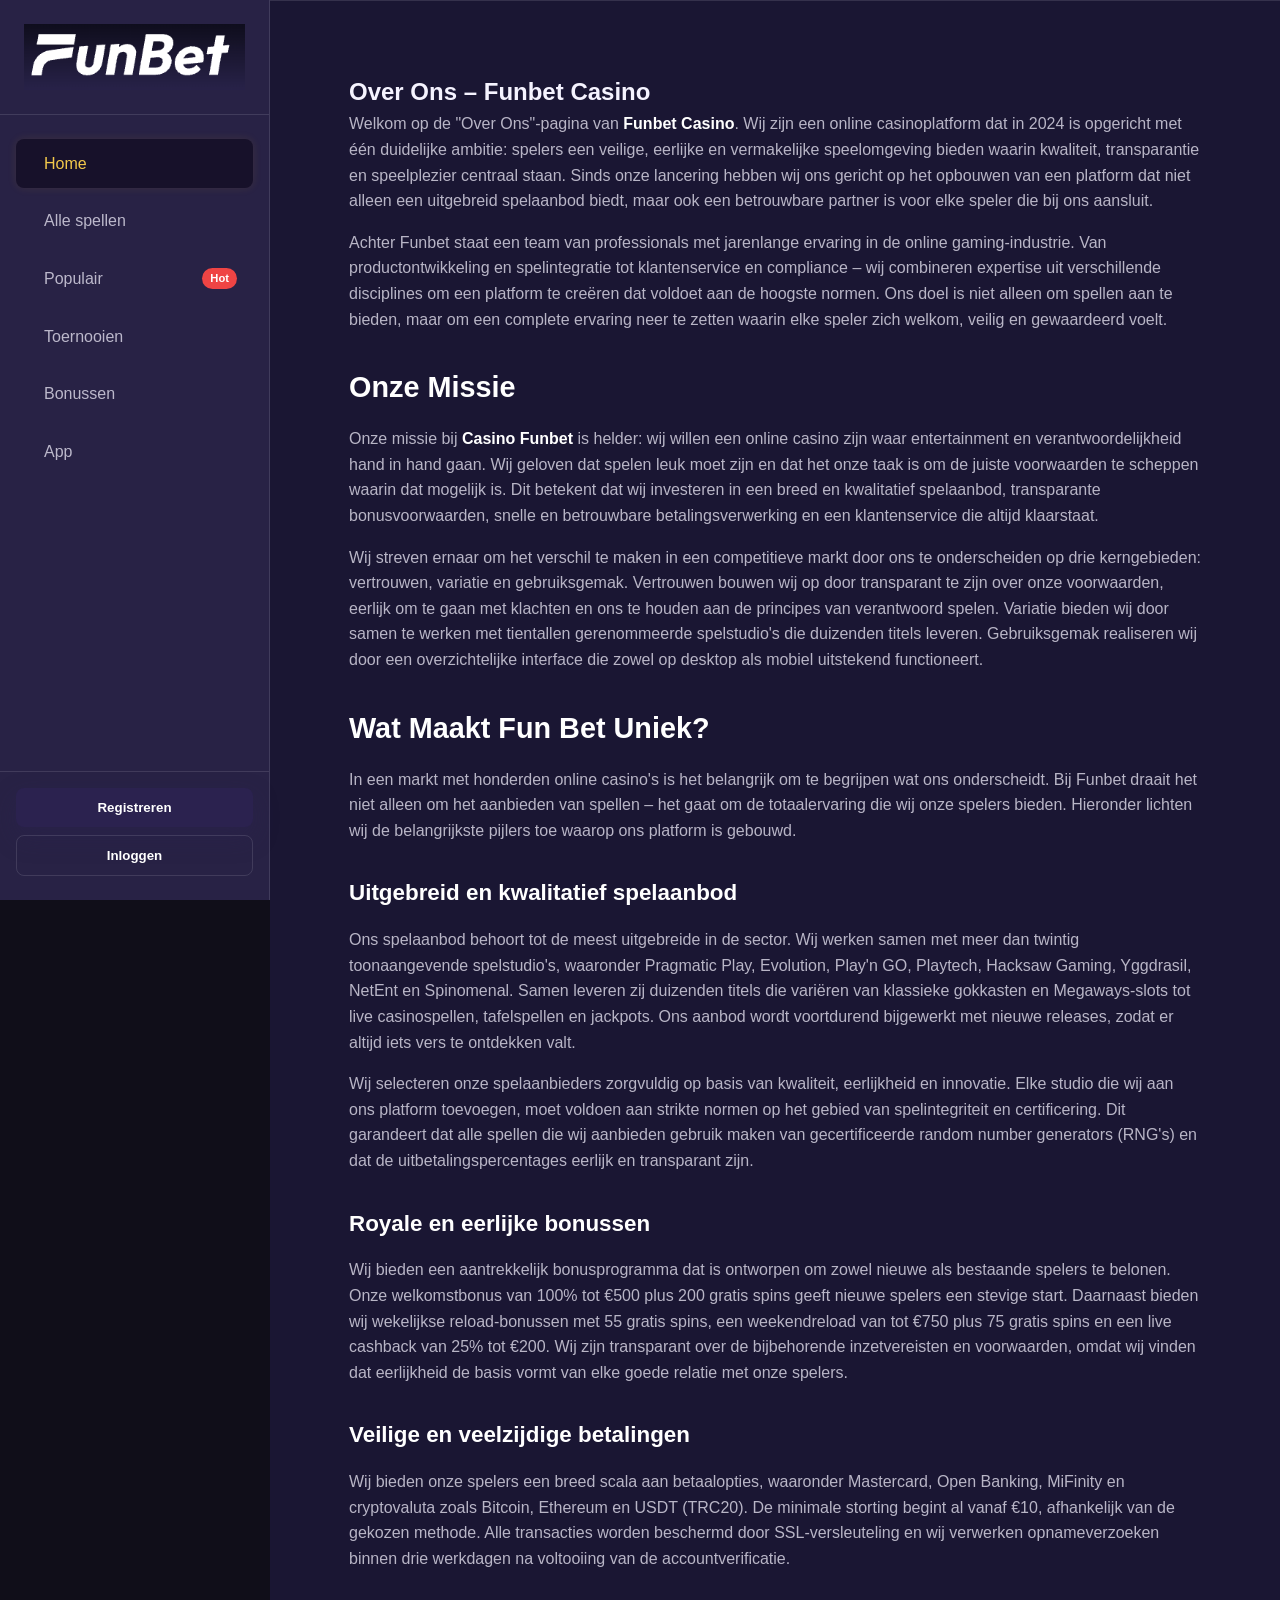
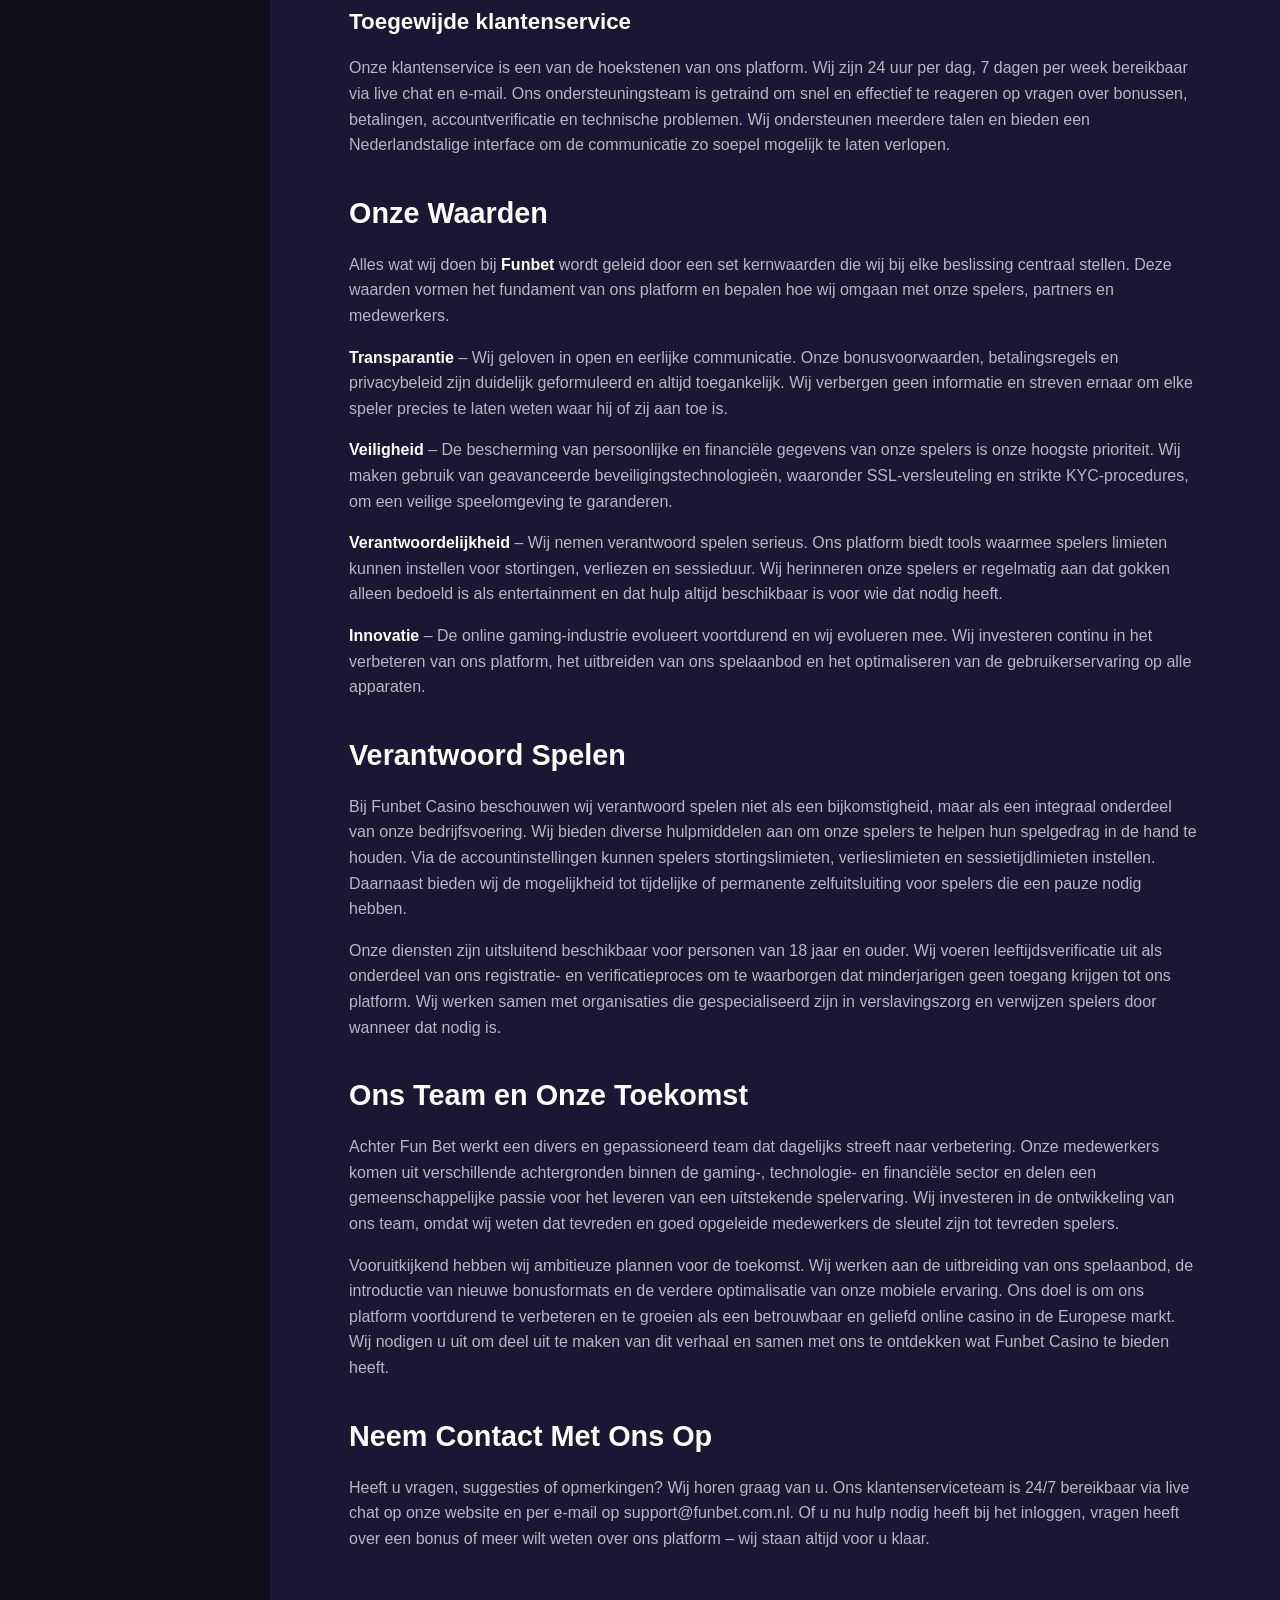
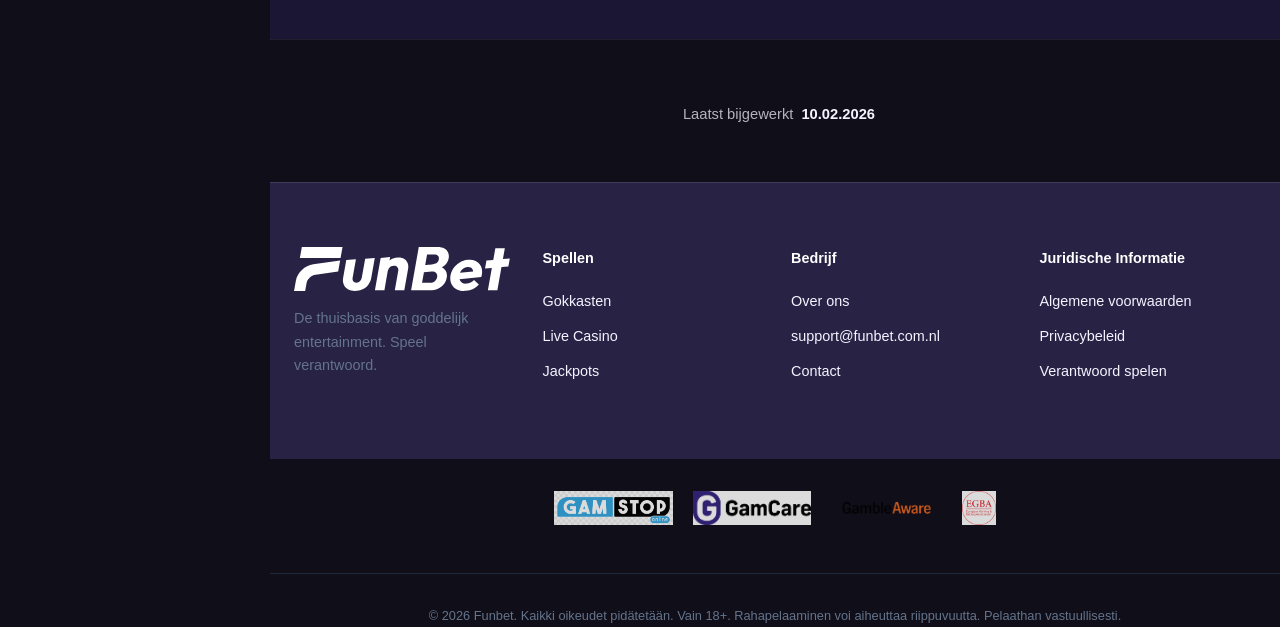
<file: about-us/index.html>
<!DOCTYPE html>
<html lang="nl">
<head>
    <meta charset="UTF-8">
    <meta name="viewport" content="width=device-width, initial-scale=1.0">
   <title>Over Ons – Funbet Casino | Wie Wij Zijn en Waar Wij Voor Staan</title>
<meta name="description" content="Leer meer over Funbet Casino – ons verhaal, onze missie en waarden. Ontdek waarom duizenden spelers kiezen voor Fun Bet: een veilig, eerlijk en vermakelijk online casino met 24/7 ondersteuning.
">
    <link rel="stylesheet" href="../style.css?=1.11">
    <link rel="canonical" href="/about-us/" />
    <link rel="icon" type="image/x-icon" href="../favicon.ico">
</head>
<body>

    <!-- Checkbox Logic for Mobile Menu -->
<input type="checkbox" id="nav-toggle">

    <div class="site-layout">
        
      <div class="topbar-mobile">
    <div class="brand-block">
        <a href="/">
            <img src="../funbet.png" alt="Funbet" class="brand-logo">
        </a>
    </div>
            
<div class="topbar-actions">
    <a href="/login/">
        <button class="action-btn action-btn--ghost action-btn--compact">Inloggen</button>
    </a>
    <a href="/go/" class="action-btn action-btn--register action-btn--compact" role="button">Registreren</a>
    <label for="nav-toggle" class="menu-toggle">
        <i class="fa-solid fa-bars"></i>
    </label>
</div>
</div>

<aside class="side-panel">
    <div class="side-panel__header">
        <div class="brand-block">
            <a href="/">
                <img src="../funbet.png" alt="Funbet" class="brand-logo">
            </a>
        </div>
    </div>

    <nav class="side-panel__menu">
        <a href="/" class="side-panel__link is-active">
            <i class="fa-solid fa-house"></i>
            <span>Home</span>
        </a>
        <a href="#games" class="side-panel__link">
            <i class="fa-solid fa-gamepad"></i>
            <span>Alle spellen</span>
        </a>
        <a href="/" class="side-panel__link">
            <i class="fa-solid fa-fire"></i>
            <span>Populair</span>
            <span class="badge-hot">Hot</span>
        </a>
        <a href="/" class="side-panel__link">
            <i class="fa-solid fa-trophy"></i>
            <span>Toernooien</span>
        </a>
        <a href="/" class="side-panel__link">
            <i class="fa-solid fa-wallet"></i>
            <span>Bonussen</span>
        </a>
        <a href="/" class="side-panel__link">
            <i class="fa-solid fa-circle-question"></i>
            <span>App</span>
        </a>
    </nav>

    <div class="side-panel__footer">
        <a href="/go/">
            <button class="action-btn action-btn--register">Registreren</button>
        </a>
        <a href="/login/">
            <button class="action-btn action-btn--ghost">Inloggen</button>
        </a>
    </div>
</aside>
        </aside>

        <!-- Main Content Area -->
        <main class="page-main">
 

            <!-- Content with Tables -->
            <section class="content-block">
                <div class="page-container" style="max-width: 900px;">
<h1>Over Ons – Funbet Casino</h1>

        <p>Welkom op de "Over Ons"-pagina van <strong>Funbet Casino</strong>. Wij zijn een online casinoplatform dat in 2024 is opgericht met één duidelijke ambitie: spelers een veilige, eerlijke en vermakelijke speelomgeving bieden waarin kwaliteit, transparantie en speelplezier centraal staan. Sinds onze lancering hebben wij ons gericht op het opbouwen van een platform dat niet alleen een uitgebreid spelaanbod biedt, maar ook een betrouwbare partner is voor elke speler die bij ons aansluit.</p>

        <p>Achter Funbet staat een team van professionals met jarenlange ervaring in de online gaming-industrie. Van productontwikkeling en spelintegratie tot klantenservice en compliance – wij combineren expertise uit verschillende disciplines om een platform te creëren dat voldoet aan de hoogste normen. Ons doel is niet alleen om spellen aan te bieden, maar om een complete ervaring neer te zetten waarin elke speler zich welkom, veilig en gewaardeerd voelt.</p>

        <h2>Onze Missie</h2>

        <p>Onze missie bij <strong>Casino Funbet</strong> is helder: wij willen een online casino zijn waar entertainment en verantwoordelijkheid hand in hand gaan. Wij geloven dat spelen leuk moet zijn en dat het onze taak is om de juiste voorwaarden te scheppen waarin dat mogelijk is. Dit betekent dat wij investeren in een breed en kwalitatief spelaanbod, transparante bonusvoorwaarden, snelle en betrouwbare betalingsverwerking en een klantenservice die altijd klaarstaat.</p>

        <p>Wij streven ernaar om het verschil te maken in een competitieve markt door ons te onderscheiden op drie kerngebieden: vertrouwen, variatie en gebruiksgemak. Vertrouwen bouwen wij op door transparant te zijn over onze voorwaarden, eerlijk om te gaan met klachten en ons te houden aan de principes van verantwoord spelen. Variatie bieden wij door samen te werken met tientallen gerenommeerde spelstudio's die duizenden titels leveren. Gebruiksgemak realiseren wij door een overzichtelijke interface die zowel op desktop als mobiel uitstekend functioneert.</p>

        <h2>Wat Maakt Fun Bet Uniek?</h2>

        <p>In een markt met honderden online casino's is het belangrijk om te begrijpen wat ons onderscheidt. Bij Funbet draait het niet alleen om het aanbieden van spellen – het gaat om de totaalervaring die wij onze spelers bieden. Hieronder lichten wij de belangrijkste pijlers toe waarop ons platform is gebouwd.</p>

        <h3>Uitgebreid en kwalitatief spelaanbod</h3>

        <p>Ons spelaanbod behoort tot de meest uitgebreide in de sector. Wij werken samen met meer dan twintig toonaangevende spelstudio's, waaronder Pragmatic Play, Evolution, Play'n GO, Playtech, Hacksaw Gaming, Yggdrasil, NetEnt en Spinomenal. Samen leveren zij duizenden titels die variëren van klassieke gokkasten en Megaways-slots tot live casinospellen, tafelspellen en jackpots. Ons aanbod wordt voortdurend bijgewerkt met nieuwe releases, zodat er altijd iets vers te ontdekken valt.</p>

        <p>Wij selecteren onze spelaanbieders zorgvuldig op basis van kwaliteit, eerlijkheid en innovatie. Elke studio die wij aan ons platform toevoegen, moet voldoen aan strikte normen op het gebied van spelintegriteit en certificering. Dit garandeert dat alle spellen die wij aanbieden gebruik maken van gecertificeerde random number generators (RNG's) en dat de uitbetalingspercentages eerlijk en transparant zijn.</p>

        <h3>Royale en eerlijke bonussen</h3>

        <p>Wij bieden een aantrekkelijk bonusprogramma dat is ontworpen om zowel nieuwe als bestaande spelers te belonen. Onze welkomstbonus van 100% tot €500 plus 200 gratis spins geeft nieuwe spelers een stevige start. Daarnaast bieden wij wekelijkse reload-bonussen met 55 gratis spins, een weekendreload van tot €750 plus 75 gratis spins en een live cashback van 25% tot €200. Wij zijn transparant over de bijbehorende inzetvereisten en voorwaarden, omdat wij vinden dat eerlijkheid de basis vormt van elke goede relatie met onze spelers.</p>

        <h3>Veilige en veelzijdige betalingen</h3>

        <p>Wij bieden onze spelers een breed scala aan betaalopties, waaronder Mastercard, Open Banking, MiFinity en cryptovaluta zoals Bitcoin, Ethereum en USDT (TRC20). De minimale storting begint al vanaf €10, afhankelijk van de gekozen methode. Alle transacties worden beschermd door SSL-versleuteling en wij verwerken opnameverzoeken binnen drie werkdagen na voltooiing van de accountverificatie.</p>

        <h3>Toegewijde klantenservice</h3>

        <p>Onze klantenservice is een van de hoekstenen van ons platform. Wij zijn 24 uur per dag, 7 dagen per week bereikbaar via live chat en e-mail. Ons ondersteuningsteam is getraind om snel en effectief te reageren op vragen over bonussen, betalingen, accountverificatie en technische problemen. Wij ondersteunen meerdere talen en bieden een Nederlandstalige interface om de communicatie zo soepel mogelijk te laten verlopen.</p>

        <h2>Onze Waarden</h2>

        <p>Alles wat wij doen bij <strong>Funbet</strong> wordt geleid door een set kernwaarden die wij bij elke beslissing centraal stellen. Deze waarden vormen het fundament van ons platform en bepalen hoe wij omgaan met onze spelers, partners en medewerkers.</p>

        <p><strong>Transparantie</strong> – Wij geloven in open en eerlijke communicatie. Onze bonusvoorwaarden, betalingsregels en privacybeleid zijn duidelijk geformuleerd en altijd toegankelijk. Wij verbergen geen informatie en streven ernaar om elke speler precies te laten weten waar hij of zij aan toe is.</p>

        <p><strong>Veiligheid</strong> – De bescherming van persoonlijke en financiële gegevens van onze spelers is onze hoogste prioriteit. Wij maken gebruik van geavanceerde beveiligingstechnologieën, waaronder SSL-versleuteling en strikte KYC-procedures, om een veilige speelomgeving te garanderen.</p>

        <p><strong>Verantwoordelijkheid</strong> – Wij nemen verantwoord spelen serieus. Ons platform biedt tools waarmee spelers limieten kunnen instellen voor stortingen, verliezen en sessieduur. Wij herinneren onze spelers er regelmatig aan dat gokken alleen bedoeld is als entertainment en dat hulp altijd beschikbaar is voor wie dat nodig heeft.</p>

        <p><strong>Innovatie</strong> – De online gaming-industrie evolueert voortdurend en wij evolueren mee. Wij investeren continu in het verbeteren van ons platform, het uitbreiden van ons spelaanbod en het optimaliseren van de gebruikerservaring op alle apparaten.</p>

        <h2>Verantwoord Spelen</h2>

        <p>Bij Funbet Casino beschouwen wij verantwoord spelen niet als een bijkomstigheid, maar als een integraal onderdeel van onze bedrijfsvoering. Wij bieden diverse hulpmiddelen aan om onze spelers te helpen hun spelgedrag in de hand te houden. Via de accountinstellingen kunnen spelers stortingslimieten, verlieslimieten en sessietijdlimieten instellen. Daarnaast bieden wij de mogelijkheid tot tijdelijke of permanente zelfuitsluiting voor spelers die een pauze nodig hebben.</p>

        <p>Onze diensten zijn uitsluitend beschikbaar voor personen van 18 jaar en ouder. Wij voeren leeftijdsverificatie uit als onderdeel van ons registratie- en verificatieproces om te waarborgen dat minderjarigen geen toegang krijgen tot ons platform. Wij werken samen met organisaties die gespecialiseerd zijn in verslavingszorg en verwijzen spelers door wanneer dat nodig is.</p>

        <h2>Ons Team en Onze Toekomst</h2>

        <p>Achter Fun Bet werkt een divers en gepassioneerd team dat dagelijks streeft naar verbetering. Onze medewerkers komen uit verschillende achtergronden binnen de gaming-, technologie- en financiële sector en delen een gemeenschappelijke passie voor het leveren van een uitstekende spelervaring. Wij investeren in de ontwikkeling van ons team, omdat wij weten dat tevreden en goed opgeleide medewerkers de sleutel zijn tot tevreden spelers.</p>

        <p>Vooruitkijkend hebben wij ambitieuze plannen voor de toekomst. Wij werken aan de uitbreiding van ons spelaanbod, de introductie van nieuwe bonusformats en de verdere optimalisatie van onze mobiele ervaring. Ons doel is om ons platform voortdurend te verbeteren en te groeien als een betrouwbaar en geliefd online casino in de Europese markt. Wij nodigen u uit om deel uit te maken van dit verhaal en samen met ons te ontdekken wat Funbet Casino te bieden heeft.</p>

        <h2>Neem Contact Met Ons Op</h2>

        <p>Heeft u vragen, suggesties of opmerkingen? Wij horen graag van u. Ons klantenserviceteam is 24/7 bereikbaar via live chat op onze website en per e-mail op support@funbet.com.nl. Of u nu hulp nodig heeft bij het inloggen, vragen heeft over een bonus of meer wilt weten over ons platform – wij staan altijd voor u klaar.</p>

                </div>
            </section>

        


            <div class="update-note">
                <div class="page-container">
                    <p>
                        <i class="fa-solid fa-clock-rotate-left update-icon"></i>
                       Laatst bijgewerkt <span class="update-date">10.02.2026</span>
                    </p>
                </div>
            </div>

            <!-- Footer -->
<footer class="page-footer">
    <div class="footer-layout">
        <div class="footer-column">
            <div class="brand-block" style="margin-bottom: 1rem;">
                <img src="../funbet logo.svg" alt="Funbet" class="brand-logo">
            </div>
            <p style="color: #64748b;">De thuisbasis van goddelijk entertainment. Speel verantwoord.</p>
        </div>
        <div class="footer-column">
            <h4>Spellen</h4>
            <ul>
                <li><a href="/">Gokkasten</a></li>
                <li><a href="/">Live Casino</a></li>
                <li><a href="/">Jackpots</a></li>
            </ul>
        </div>
        <div class="footer-column">
            <h4>Bedrijf</h4>
            <ul>
                <li><a href="/about-us/">Over ons</a></li>
                <li><a href="mailto:support@funbet.com.nl">support@funbet.com.nl</a></li>
                <li><a href="/contact-us/">Contact</a></li>
            </ul>
        </div>
        <div class="footer-column">
            <h4>Juridische Informatie</h4>
            <ul>
                <li><a href="/terms-and-conditions/">Algemene voorwaarden</a></li>
                <li><a href="/privacy-policy/">Privacybeleid</a></li>
                <li><a href="/responsible-gaming/">Verantwoord spelen</a></li>
            </ul>
        </div>
    </div>
</footer>

    <div class="trust-badges">
        
        <a href="https://www.gamstop.co.uk" target="_blank">
            <img src="../gamstop.png" alt="GamStop">
        </a>

        <a href="https://www.gamcare.org.uk" target="_blank">
            <img src="../GamCare.png" alt="GamCare">
        </a>

        <a href="https://www.begambleaware.org" target="_blank">
            <img src="../gambleaware.png" alt="GambleAware">
        </a>

        <a href="https://www.egba.eu" target="_blank">
            <img src="../egba.png" alt="EGBA">
        </a>

    </div>

    <div class="footer-copy">
        <p>&copy; 2026 Funbet. Kaikki oikeudet pidätetään. Vain 18+. Rahapelaaminen voi aiheuttaa riippuvuutta. Pelaathan vastuullisesti.</p>
    </div>
</footer>

        </main>
    </div>
</body>
</html>
</file>
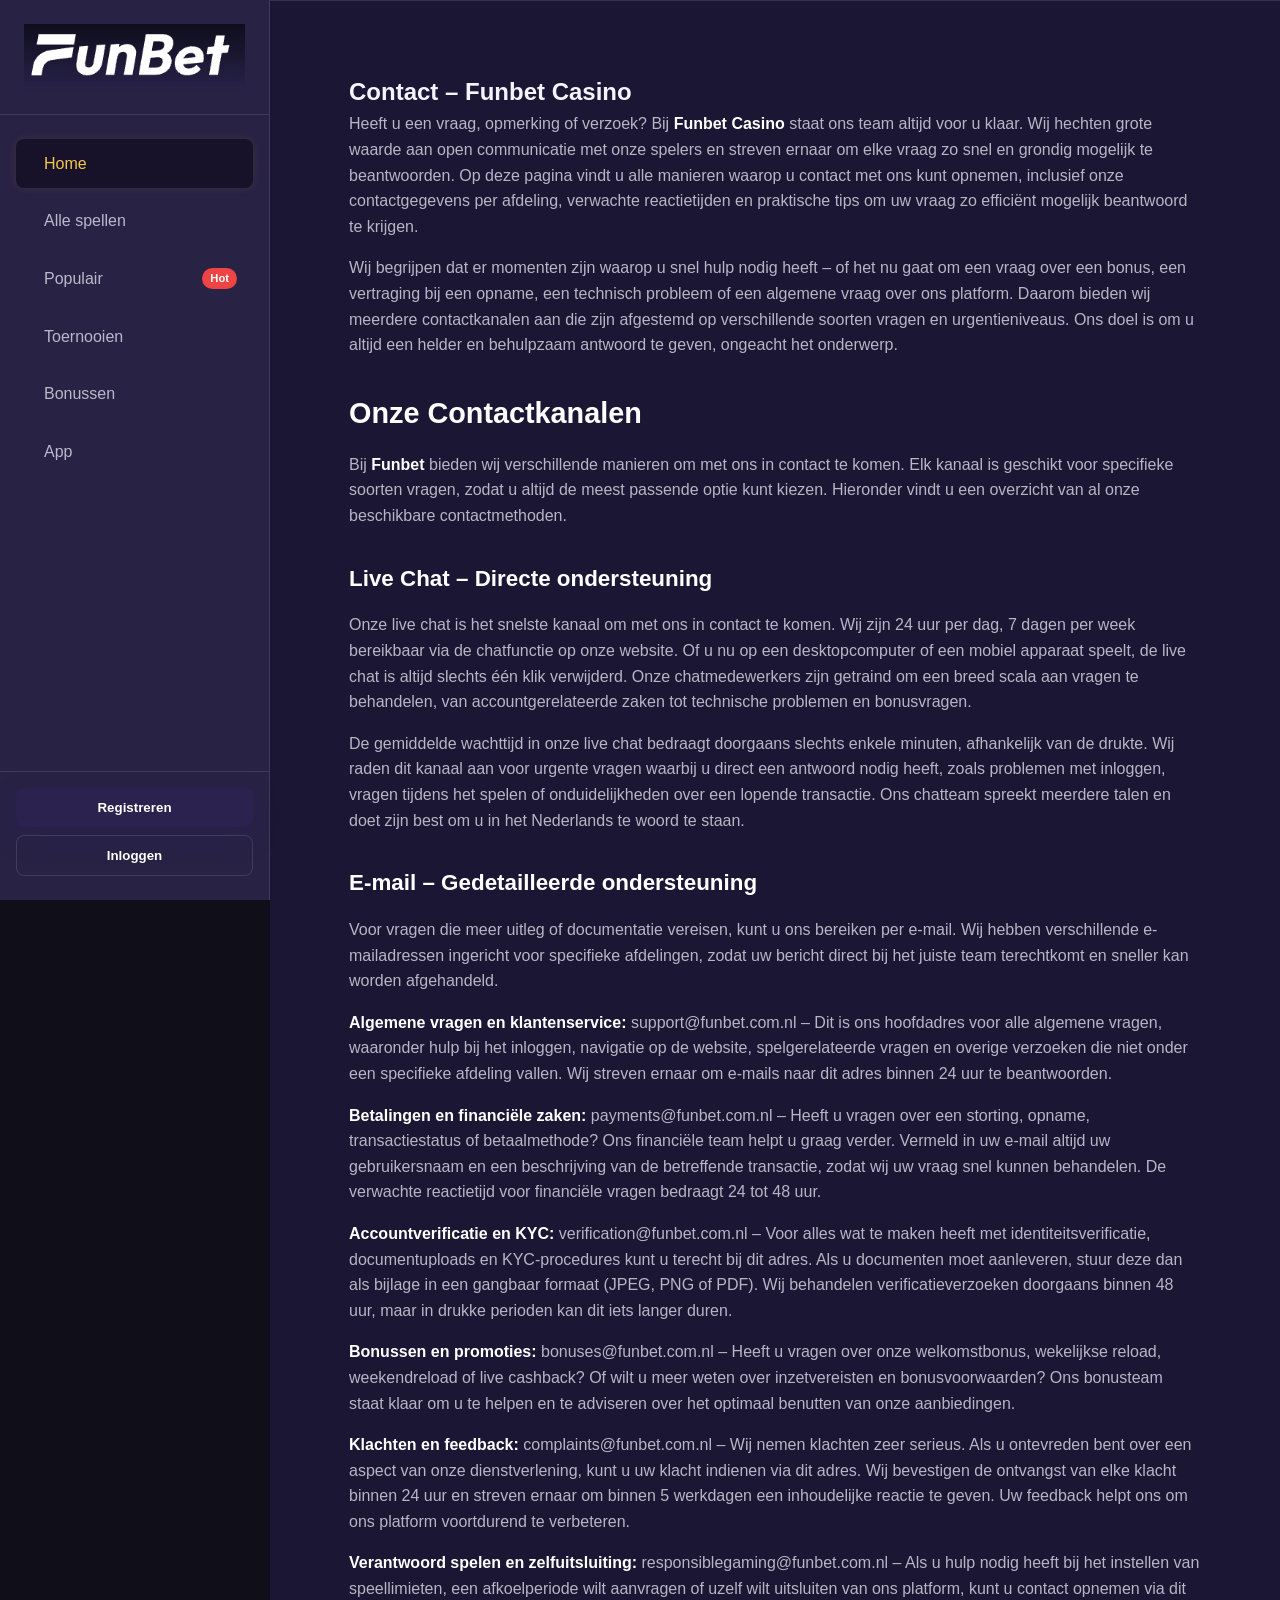
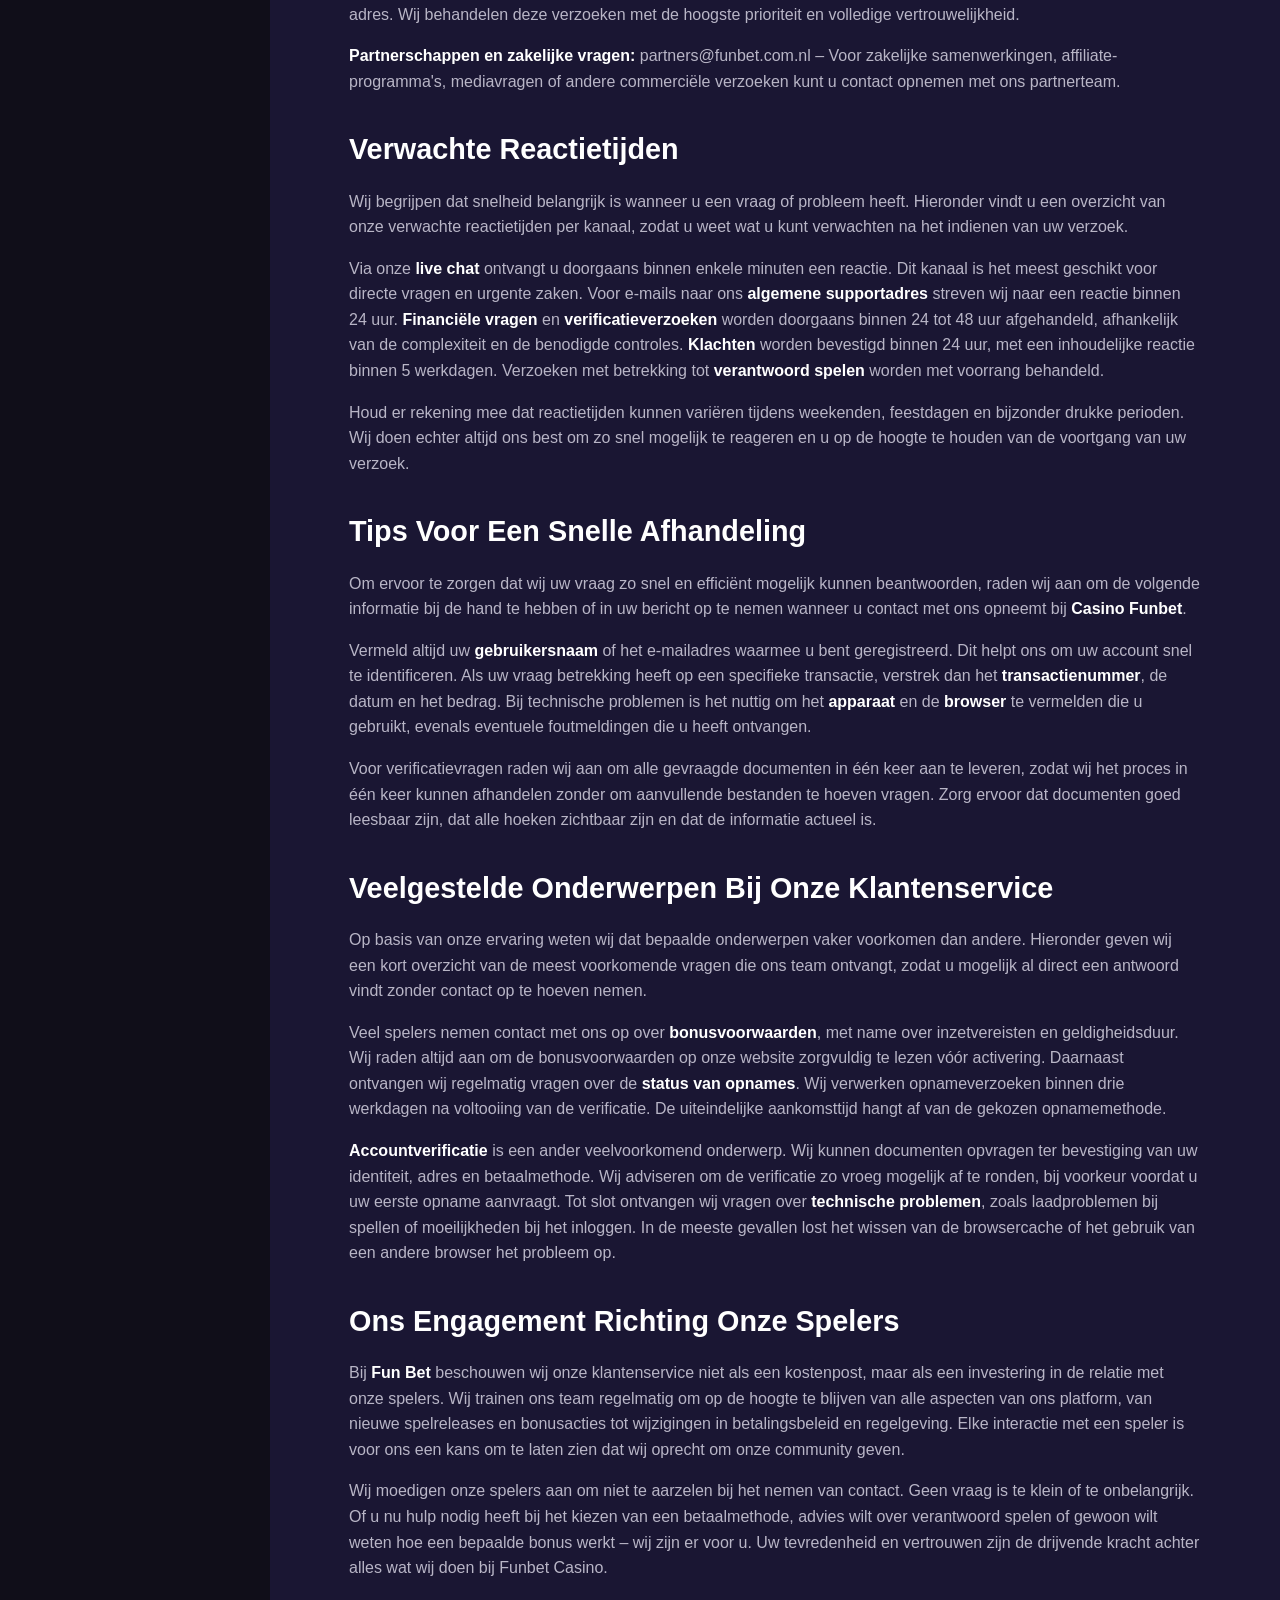
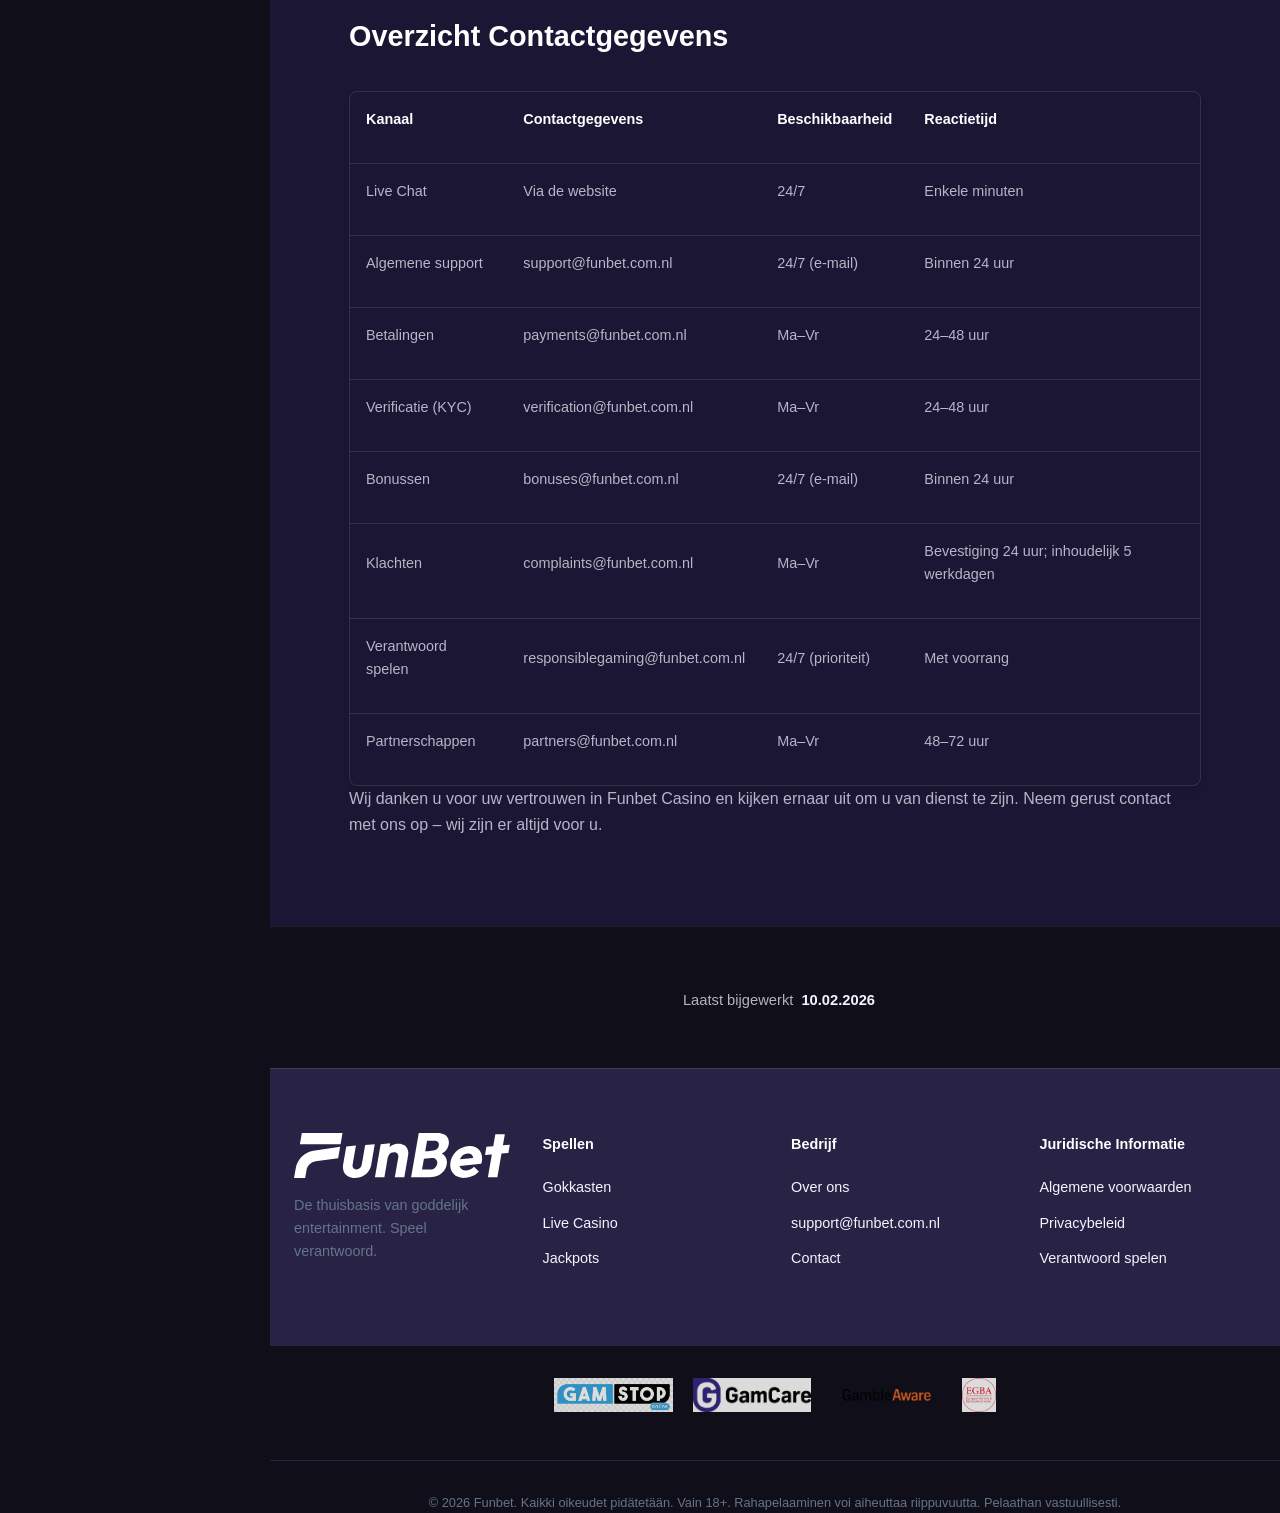
<file: contact-us/index.html>
<!DOCTYPE html>
<html lang="nl">
<head>
    <meta charset="UTF-8">
    <meta name="viewport" content="width=device-width, initial-scale=1.0">
   <title>Contact – Funbet Casino | Neem Contact Op Met Ons Team</title>
<meta name="description" content="Neem contact op met Funbet Casino via live chat, e-mail of ons contactformulier. Ons ondersteuningsteam staat 24/7 klaar om u te helpen met vragen over uw account, betalingen, bonussen en meer.
">
    <link rel="stylesheet" href="../style.css?=1.11">
    <link rel="canonical" href="/contact-us/" />
    <link rel="icon" type="image/x-icon" href="../favicon.ico">
</head>
<body>

    <!-- Checkbox Logic for Mobile Menu -->
<input type="checkbox" id="nav-toggle">

    <div class="site-layout">
        
      <div class="topbar-mobile">
    <div class="brand-block">
        <a href="/">
            <img src="../funbet.png" alt="Funbet" class="brand-logo">
        </a>
    </div>
            
<div class="topbar-actions">
    <a href="/login/">
        <button class="action-btn action-btn--ghost action-btn--compact">Inloggen</button>
    </a>
    <a href="/go/" class="action-btn action-btn--register action-btn--compact" role="button">Registreren</a>
    <label for="nav-toggle" class="menu-toggle">
        <i class="fa-solid fa-bars"></i>
    </label>
</div>
</div>

<aside class="side-panel">
    <div class="side-panel__header">
        <div class="brand-block">
            <a href="/">
                <img src="../funbet.png" alt="Funbet" class="brand-logo">
            </a>
        </div>
    </div>

    <nav class="side-panel__menu">
        <a href="/" class="side-panel__link is-active">
            <i class="fa-solid fa-house"></i>
            <span>Home</span>
        </a>
        <a href="#games" class="side-panel__link">
            <i class="fa-solid fa-gamepad"></i>
            <span>Alle spellen</span>
        </a>
        <a href="/" class="side-panel__link">
            <i class="fa-solid fa-fire"></i>
            <span>Populair</span>
            <span class="badge-hot">Hot</span>
        </a>
        <a href="/" class="side-panel__link">
            <i class="fa-solid fa-trophy"></i>
            <span>Toernooien</span>
        </a>
        <a href="/" class="side-panel__link">
            <i class="fa-solid fa-wallet"></i>
            <span>Bonussen</span>
        </a>
        <a href="/" class="side-panel__link">
            <i class="fa-solid fa-circle-question"></i>
            <span>App</span>
        </a>
    </nav>

    <div class="side-panel__footer">
        <a href="/go/">
            <button class="action-btn action-btn--register">Registreren</button>
        </a>
        <a href="/login/">
            <button class="action-btn action-btn--ghost">Inloggen</button>
        </a>
    </div>
</aside>
        </aside>

        <!-- Main Content Area -->
        <main class="page-main">
 

            <!-- Content with Tables -->
            <section class="content-block">
                <div class="page-container" style="max-width: 900px;">
<h1>Contact – Funbet Casino</h1>

        <p>Heeft u een vraag, opmerking of verzoek? Bij <strong>Funbet Casino</strong> staat ons team altijd voor u klaar. Wij hechten grote waarde aan open communicatie met onze spelers en streven ernaar om elke vraag zo snel en grondig mogelijk te beantwoorden. Op deze pagina vindt u alle manieren waarop u contact met ons kunt opnemen, inclusief onze contactgegevens per afdeling, verwachte reactietijden en praktische tips om uw vraag zo efficiënt mogelijk beantwoord te krijgen.</p>

        <p>Wij begrijpen dat er momenten zijn waarop u snel hulp nodig heeft – of het nu gaat om een vraag over een bonus, een vertraging bij een opname, een technisch probleem of een algemene vraag over ons platform. Daarom bieden wij meerdere contactkanalen aan die zijn afgestemd op verschillende soorten vragen en urgentieniveaus. Ons doel is om u altijd een helder en behulpzaam antwoord te geven, ongeacht het onderwerp.</p>

        <h2>Onze Contactkanalen</h2>

        <p>Bij <strong>Funbet</strong> bieden wij verschillende manieren om met ons in contact te komen. Elk kanaal is geschikt voor specifieke soorten vragen, zodat u altijd de meest passende optie kunt kiezen. Hieronder vindt u een overzicht van al onze beschikbare contactmethoden.</p>

        <h3>Live Chat – Directe ondersteuning</h3>

        <p>Onze live chat is het snelste kanaal om met ons in contact te komen. Wij zijn 24 uur per dag, 7 dagen per week bereikbaar via de chatfunctie op onze website. Of u nu op een desktopcomputer of een mobiel apparaat speelt, de live chat is altijd slechts één klik verwijderd. Onze chatmedewerkers zijn getraind om een breed scala aan vragen te behandelen, van accountgerelateerde zaken tot technische problemen en bonusvragen.</p>

        <p>De gemiddelde wachttijd in onze live chat bedraagt doorgaans slechts enkele minuten, afhankelijk van de drukte. Wij raden dit kanaal aan voor urgente vragen waarbij u direct een antwoord nodig heeft, zoals problemen met inloggen, vragen tijdens het spelen of onduidelijkheden over een lopende transactie. Ons chatteam spreekt meerdere talen en doet zijn best om u in het Nederlands te woord te staan.</p>

        <h3>E-mail – Gedetailleerde ondersteuning</h3>

        <p>Voor vragen die meer uitleg of documentatie vereisen, kunt u ons bereiken per e-mail. Wij hebben verschillende e-mailadressen ingericht voor specifieke afdelingen, zodat uw bericht direct bij het juiste team terechtkomt en sneller kan worden afgehandeld.</p>

        <p><strong>Algemene vragen en klantenservice:</strong> support@funbet.com.nl – Dit is ons hoofdadres voor alle algemene vragen, waaronder hulp bij het inloggen, navigatie op de website, spelgerelateerde vragen en overige verzoeken die niet onder een specifieke afdeling vallen. Wij streven ernaar om e-mails naar dit adres binnen 24 uur te beantwoorden.</p>

        <p><strong>Betalingen en financiële zaken:</strong> payments@funbet.com.nl – Heeft u vragen over een storting, opname, transactiestatus of betaalmethode? Ons financiële team helpt u graag verder. Vermeld in uw e-mail altijd uw gebruikersnaam en een beschrijving van de betreffende transactie, zodat wij uw vraag snel kunnen behandelen. De verwachte reactietijd voor financiële vragen bedraagt 24 tot 48 uur.</p>

        <p><strong>Accountverificatie en KYC:</strong> verification@funbet.com.nl – Voor alles wat te maken heeft met identiteitsverificatie, documentuploads en KYC-procedures kunt u terecht bij dit adres. Als u documenten moet aanleveren, stuur deze dan als bijlage in een gangbaar formaat (JPEG, PNG of PDF). Wij behandelen verificatieverzoeken doorgaans binnen 48 uur, maar in drukke perioden kan dit iets langer duren.</p>

        <p><strong>Bonussen en promoties:</strong> bonuses@funbet.com.nl – Heeft u vragen over onze welkomstbonus, wekelijkse reload, weekendreload of live cashback? Of wilt u meer weten over inzetvereisten en bonusvoorwaarden? Ons bonusteam staat klaar om u te helpen en te adviseren over het optimaal benutten van onze aanbiedingen.</p>

        <p><strong>Klachten en feedback:</strong> complaints@funbet.com.nl – Wij nemen klachten zeer serieus. Als u ontevreden bent over een aspect van onze dienstverlening, kunt u uw klacht indienen via dit adres. Wij bevestigen de ontvangst van elke klacht binnen 24 uur en streven ernaar om binnen 5 werkdagen een inhoudelijke reactie te geven. Uw feedback helpt ons om ons platform voortdurend te verbeteren.</p>

        <p><strong>Verantwoord spelen en zelfuitsluiting:</strong> responsiblegaming@funbet.com.nl – Als u hulp nodig heeft bij het instellen van speellimieten, een afkoelperiode wilt aanvragen of uzelf wilt uitsluiten van ons platform, kunt u contact opnemen via dit adres. Wij behandelen deze verzoeken met de hoogste prioriteit en volledige vertrouwelijkheid.</p>

        <p><strong>Partnerschappen en zakelijke vragen:</strong> partners@funbet.com.nl – Voor zakelijke samenwerkingen, affiliate-programma's, mediavragen of andere commerciële verzoeken kunt u contact opnemen met ons partnerteam.</p>

        <h2>Verwachte Reactietijden</h2>

        <p>Wij begrijpen dat snelheid belangrijk is wanneer u een vraag of probleem heeft. Hieronder vindt u een overzicht van onze verwachte reactietijden per kanaal, zodat u weet wat u kunt verwachten na het indienen van uw verzoek.</p>

        <p>Via onze <strong>live chat</strong> ontvangt u doorgaans binnen enkele minuten een reactie. Dit kanaal is het meest geschikt voor directe vragen en urgente zaken. Voor e-mails naar ons <strong>algemene supportadres</strong> streven wij naar een reactie binnen 24 uur. <strong>Financiële vragen</strong> en <strong>verificatieverzoeken</strong> worden doorgaans binnen 24 tot 48 uur afgehandeld, afhankelijk van de complexiteit en de benodigde controles. <strong>Klachten</strong> worden bevestigd binnen 24 uur, met een inhoudelijke reactie binnen 5 werkdagen. Verzoeken met betrekking tot <strong>verantwoord spelen</strong> worden met voorrang behandeld.</p>

        <p>Houd er rekening mee dat reactietijden kunnen variëren tijdens weekenden, feestdagen en bijzonder drukke perioden. Wij doen echter altijd ons best om zo snel mogelijk te reageren en u op de hoogte te houden van de voortgang van uw verzoek.</p>

        <h2>Tips Voor Een Snelle Afhandeling</h2>

        <p>Om ervoor te zorgen dat wij uw vraag zo snel en efficiënt mogelijk kunnen beantwoorden, raden wij aan om de volgende informatie bij de hand te hebben of in uw bericht op te nemen wanneer u contact met ons opneemt bij <strong>Casino Funbet</strong>.</p>

        <p>Vermeld altijd uw <strong>gebruikersnaam</strong> of het e-mailadres waarmee u bent geregistreerd. Dit helpt ons om uw account snel te identificeren. Als uw vraag betrekking heeft op een specifieke transactie, verstrek dan het <strong>transactienummer</strong>, de datum en het bedrag. Bij technische problemen is het nuttig om het <strong>apparaat</strong> en de <strong>browser</strong> te vermelden die u gebruikt, evenals eventuele foutmeldingen die u heeft ontvangen.</p>

        <p>Voor verificatievragen raden wij aan om alle gevraagde documenten in één keer aan te leveren, zodat wij het proces in één keer kunnen afhandelen zonder om aanvullende bestanden te hoeven vragen. Zorg ervoor dat documenten goed leesbaar zijn, dat alle hoeken zichtbaar zijn en dat de informatie actueel is.</p>

        <h2>Veelgestelde Onderwerpen Bij Onze Klantenservice</h2>

        <p>Op basis van onze ervaring weten wij dat bepaalde onderwerpen vaker voorkomen dan andere. Hieronder geven wij een kort overzicht van de meest voorkomende vragen die ons team ontvangt, zodat u mogelijk al direct een antwoord vindt zonder contact op te hoeven nemen.</p>

        <p>Veel spelers nemen contact met ons op over <strong>bonusvoorwaarden</strong>, met name over inzetvereisten en geldigheidsduur. Wij raden altijd aan om de bonusvoorwaarden op onze website zorgvuldig te lezen vóór activering. Daarnaast ontvangen wij regelmatig vragen over de <strong>status van opnames</strong>. Wij verwerken opnameverzoeken binnen drie werkdagen na voltooiing van de verificatie. De uiteindelijke aankomsttijd hangt af van de gekozen opnamemethode.</p>

        <p><strong>Accountverificatie</strong> is een ander veelvoorkomend onderwerp. Wij kunnen documenten opvragen ter bevestiging van uw identiteit, adres en betaalmethode. Wij adviseren om de verificatie zo vroeg mogelijk af te ronden, bij voorkeur voordat u uw eerste opname aanvraagt. Tot slot ontvangen wij vragen over <strong>technische problemen</strong>, zoals laadproblemen bij spellen of moeilijkheden bij het inloggen. In de meeste gevallen lost het wissen van de browsercache of het gebruik van een andere browser het probleem op.</p>

        <h2>Ons Engagement Richting Onze Spelers</h2>

        <p>Bij <strong>Fun Bet</strong> beschouwen wij onze klantenservice niet als een kostenpost, maar als een investering in de relatie met onze spelers. Wij trainen ons team regelmatig om op de hoogte te blijven van alle aspecten van ons platform, van nieuwe spelreleases en bonusacties tot wijzigingen in betalingsbeleid en regelgeving. Elke interactie met een speler is voor ons een kans om te laten zien dat wij oprecht om onze community geven.</p>

        <p>Wij moedigen onze spelers aan om niet te aarzelen bij het nemen van contact. Geen vraag is te klein of te onbelangrijk. Of u nu hulp nodig heeft bij het kiezen van een betaalmethode, advies wilt over verantwoord spelen of gewoon wilt weten hoe een bepaalde bonus werkt – wij zijn er voor u. Uw tevredenheid en vertrouwen zijn de drijvende kracht achter alles wat wij doen bij Funbet Casino.</p>

        <h2>Overzicht Contactgegevens</h2>

        <div class="table-scroll">
            <table>
                <tbody>
                    <tr>
                        <td><p><strong>Kanaal</strong></p></td>
                        <td><p><strong>Contactgegevens</strong></p></td>
                        <td><p><strong>Beschikbaarheid</strong></p></td>
                        <td><p><strong>Reactietijd</strong></p></td>
                    </tr>
                    <tr>
                        <td><p>Live Chat</p></td>
                        <td><p>Via de website</p></td>
                        <td><p>24/7</p></td>
                        <td><p>Enkele minuten</p></td>
                    </tr>
                    <tr>
                        <td><p>Algemene support</p></td>
                        <td><p>support@funbet.com.nl</p></td>
                        <td><p>24/7 (e-mail)</p></td>
                        <td><p>Binnen 24 uur</p></td>
                    </tr>
                    <tr>
                        <td><p>Betalingen</p></td>
                        <td><p>payments@funbet.com.nl</p></td>
                        <td><p>Ma–Vr</p></td>
                        <td><p>24–48 uur</p></td>
                    </tr>
                    <tr>
                        <td><p>Verificatie (KYC)</p></td>
                        <td><p>verification@funbet.com.nl</p></td>
                        <td><p>Ma–Vr</p></td>
                        <td><p>24–48 uur</p></td>
                    </tr>
                    <tr>
                        <td><p>Bonussen</p></td>
                        <td><p>bonuses@funbet.com.nl</p></td>
                        <td><p>24/7 (e-mail)</p></td>
                        <td><p>Binnen 24 uur</p></td>
                    </tr>
                    <tr>
                        <td><p>Klachten</p></td>
                        <td><p>complaints@funbet.com.nl</p></td>
                        <td><p>Ma–Vr</p></td>
                        <td><p>Bevestiging 24 uur; inhoudelijk 5 werkdagen</p></td>
                    </tr>
                    <tr>
                        <td><p>Verantwoord spelen</p></td>
                        <td><p>responsiblegaming@funbet.com.nl</p></td>
                        <td><p>24/7 (prioriteit)</p></td>
                        <td><p>Met voorrang</p></td>
                    </tr>
                    <tr>
                        <td><p>Partnerschappen</p></td>
                        <td><p>partners@funbet.com.nl</p></td>
                        <td><p>Ma–Vr</p></td>
                        <td><p>48–72 uur</p></td>
                    </tr>
                </tbody>
            </table>
        </div>

        <p>Wij danken u voor uw vertrouwen in Funbet Casino en kijken ernaar uit om u van dienst te zijn. Neem gerust contact met ons op – wij zijn er altijd voor u.</p>

                </div>
            </section>

        


            <div class="update-note">
                <div class="page-container">
                    <p>
                        <i class="fa-solid fa-clock-rotate-left update-icon"></i>
                       Laatst bijgewerkt <span class="update-date">10.02.2026</span>
                    </p>
                </div>
            </div>

            <!-- Footer -->
<footer class="page-footer">
    <div class="footer-layout">
        <div class="footer-column">
            <div class="brand-block" style="margin-bottom: 1rem;">
                <img src="../funbet logo.svg" alt="Funbet" class="brand-logo">
            </div>
            <p style="color: #64748b;">De thuisbasis van goddelijk entertainment. Speel verantwoord.</p>
        </div>
        <div class="footer-column">
            <h4>Spellen</h4>
            <ul>
                <li><a href="/">Gokkasten</a></li>
                <li><a href="/">Live Casino</a></li>
                <li><a href="/">Jackpots</a></li>
            </ul>
        </div>
        <div class="footer-column">
            <h4>Bedrijf</h4>
            <ul>
                <li><a href="/about-us/">Over ons</a></li>
                <li><a href="mailto:support@funbet.com.nl">support@funbet.com.nl</a></li>
                <li><a href="/contact-us/">Contact</a></li>
            </ul>
        </div>
        <div class="footer-column">
            <h4>Juridische Informatie</h4>
            <ul>
                <li><a href="/terms-and-conditions/">Algemene voorwaarden</a></li>
                <li><a href="/privacy-policy/">Privacybeleid</a></li>
                <li><a href="/responsible-gaming/">Verantwoord spelen</a></li>
            </ul>
        </div>
    </div>
</footer>

    <div class="trust-badges">
        
        <a href="https://www.gamstop.co.uk" target="_blank">
            <img src="../gamstop.png" alt="GamStop">
        </a>

        <a href="https://www.gamcare.org.uk" target="_blank">
            <img src="../GamCare.png" alt="GamCare">
        </a>

        <a href="https://www.begambleaware.org" target="_blank">
            <img src="../gambleaware.png" alt="GambleAware">
        </a>

        <a href="https://www.egba.eu" target="_blank">
            <img src="../egba.png" alt="EGBA">
        </a>

    </div>

    <div class="footer-copy">
        <p>&copy; 2026 Funbet. Kaikki oikeudet pidätetään. Vain 18+. Rahapelaaminen voi aiheuttaa riippuvuutta. Pelaathan vastuullisesti.</p>
    </div>
</footer>

        </main>
    </div>
</body>
</html>
</file>
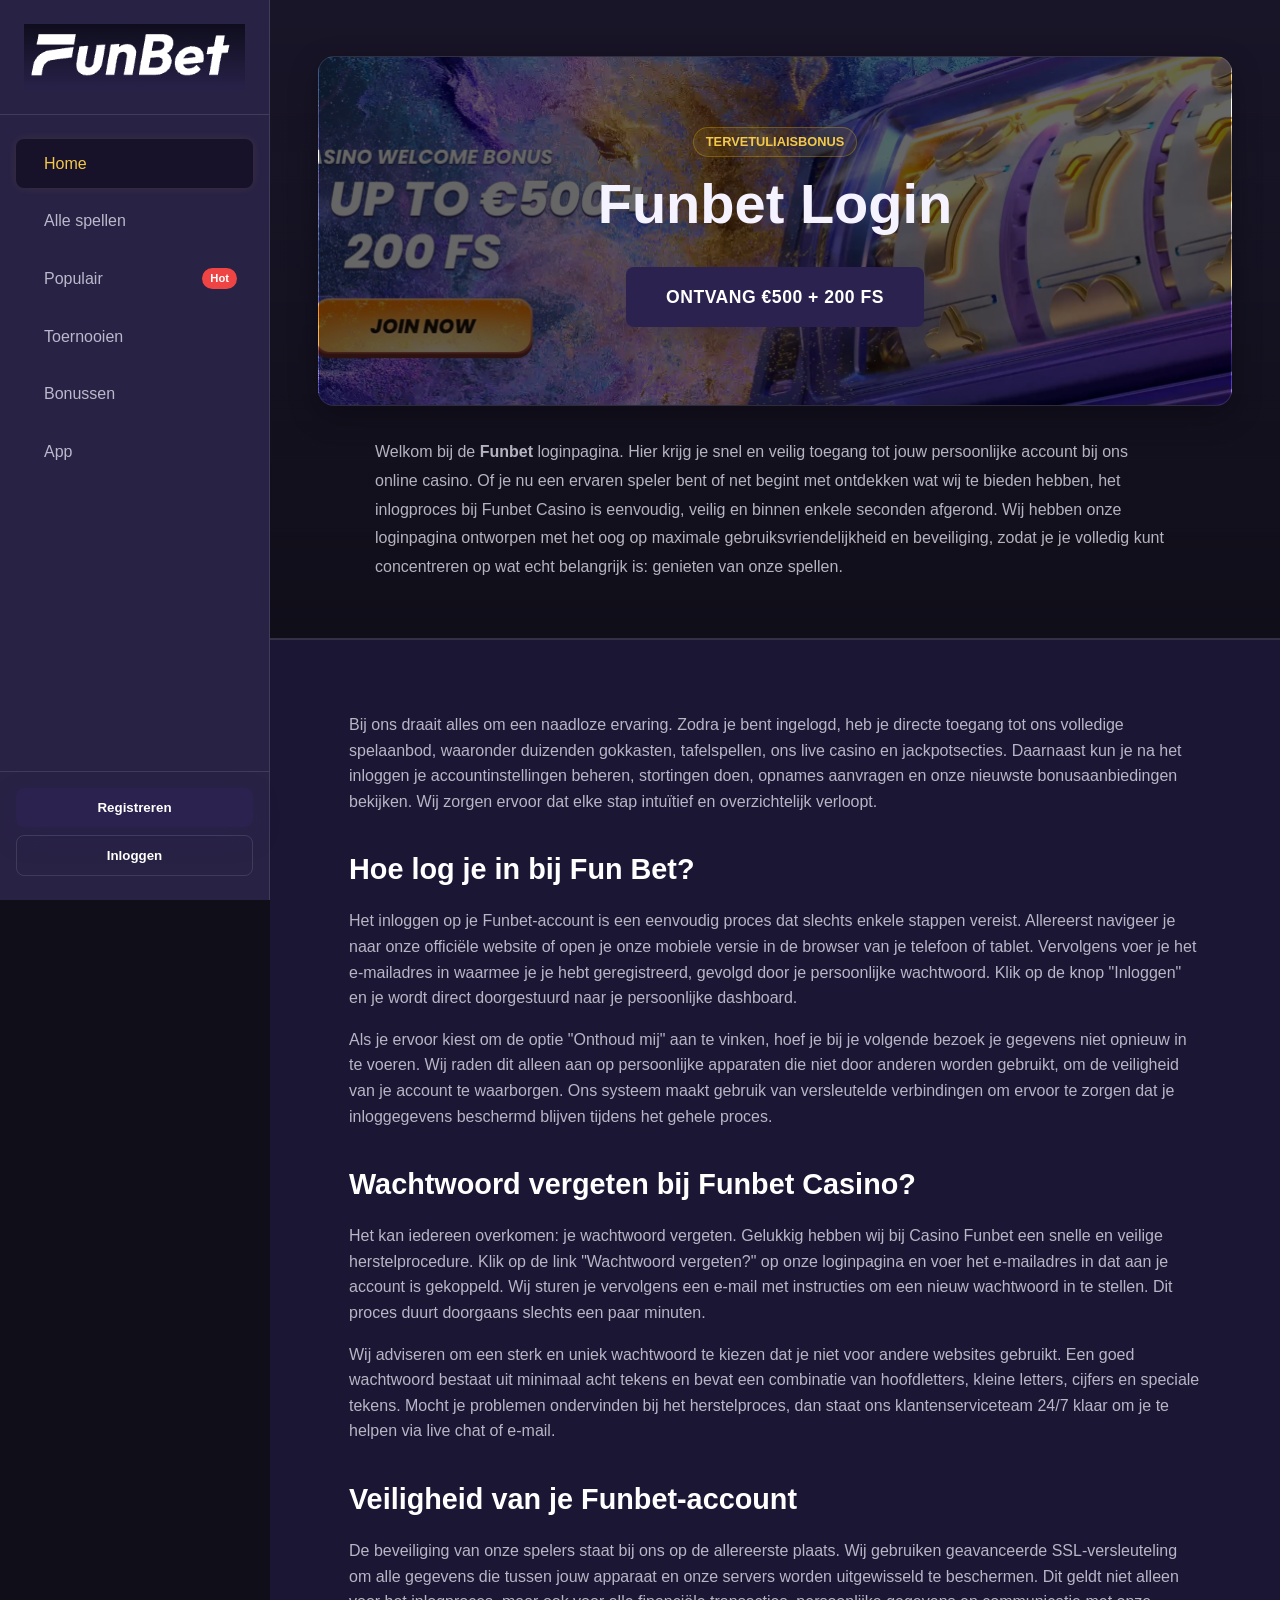
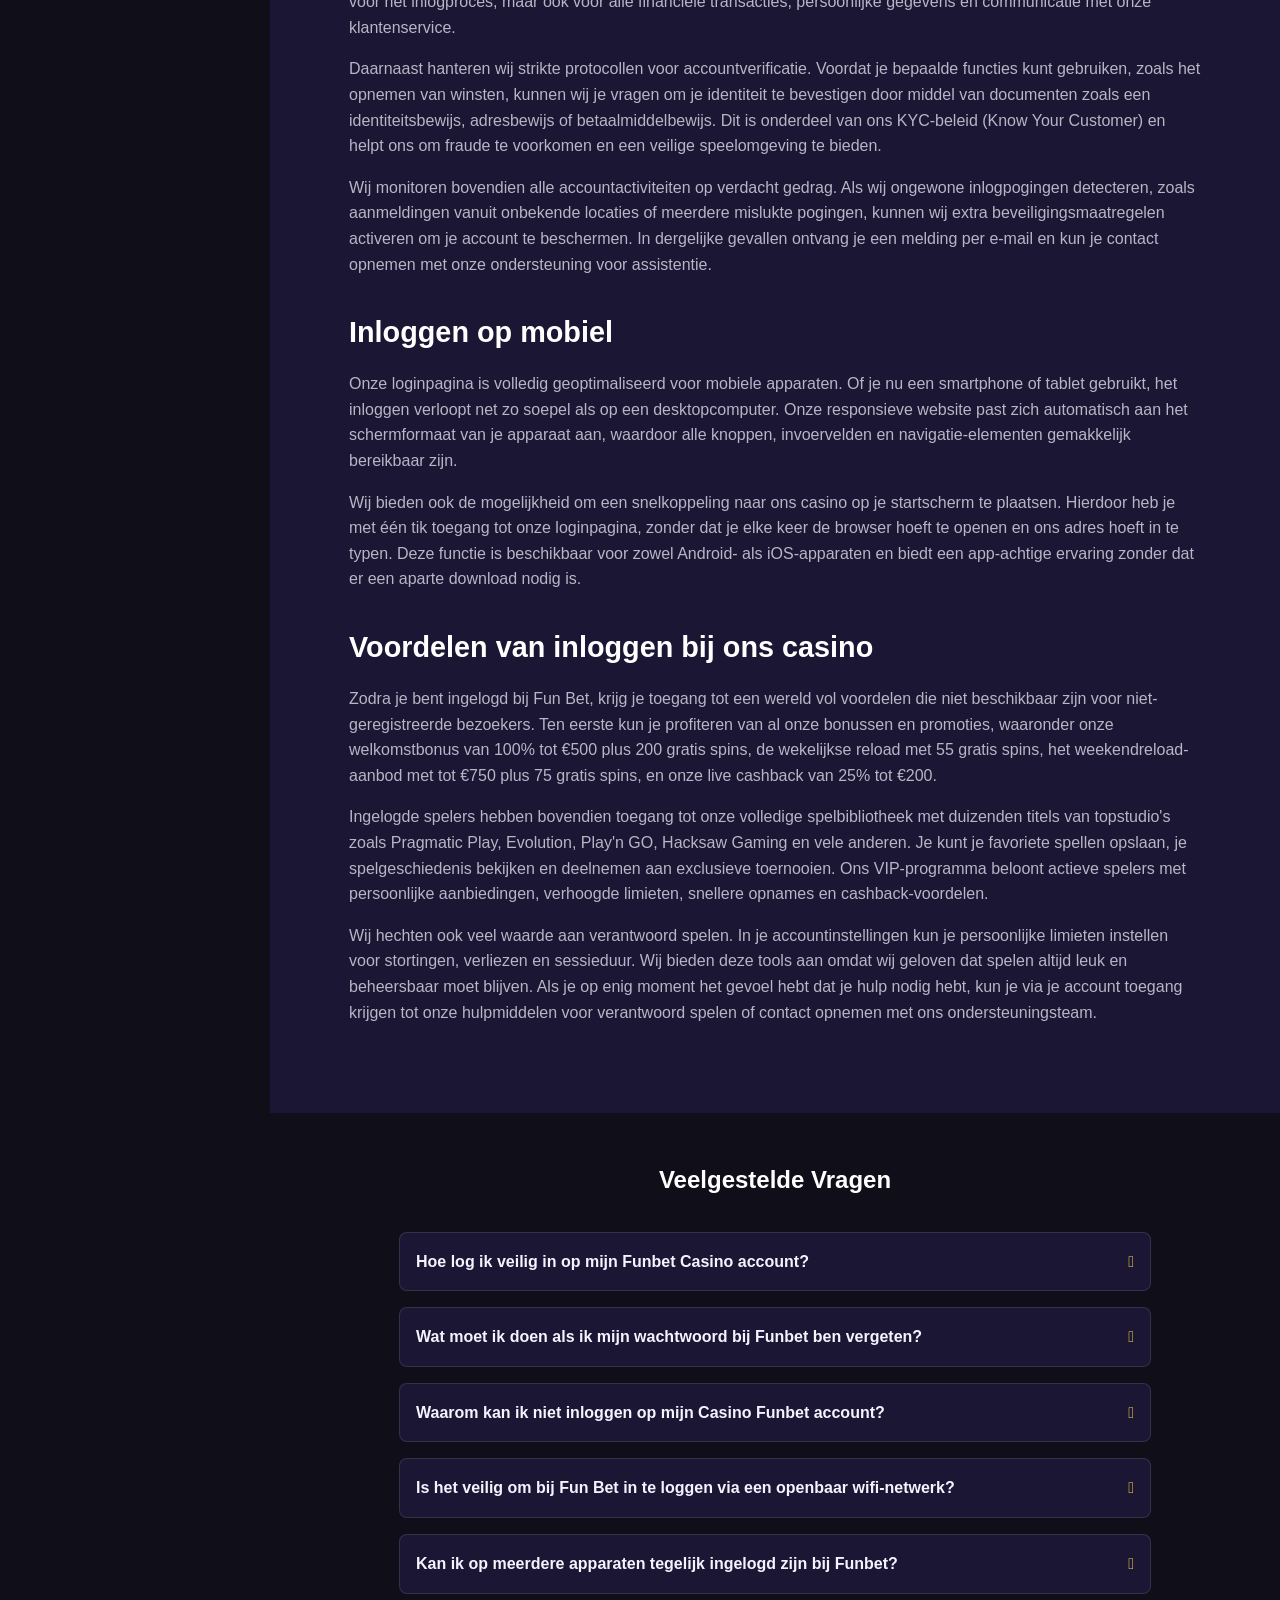
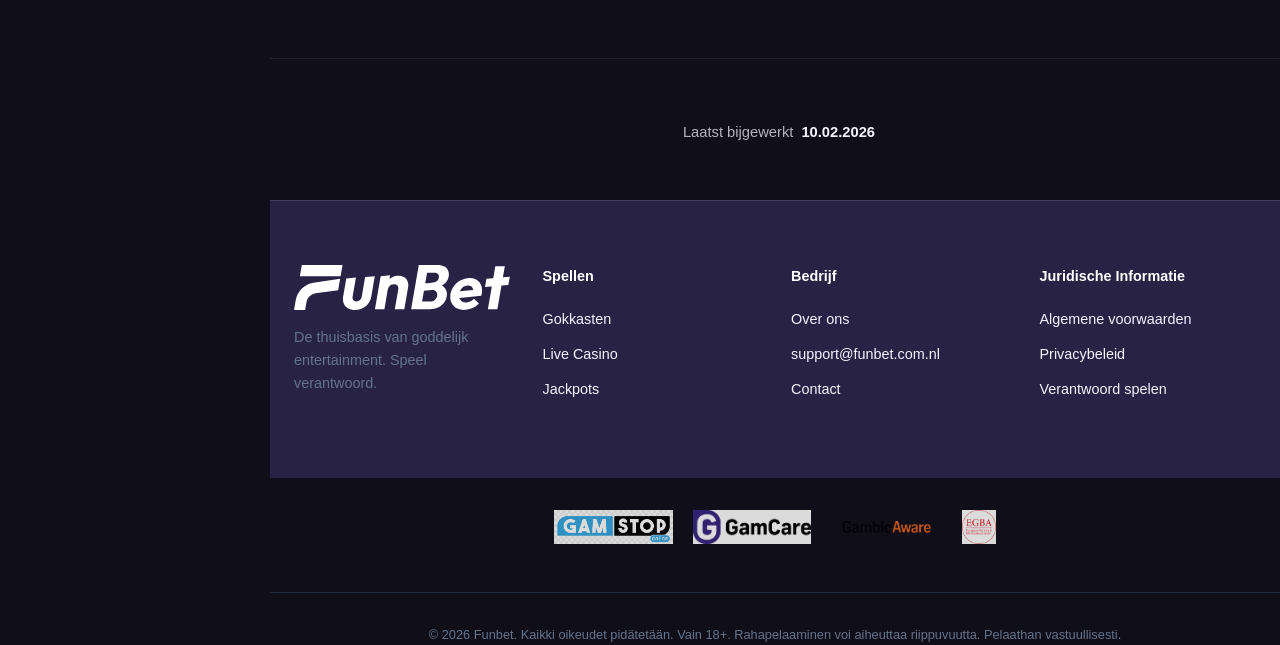
<file: login/index.html>
<!DOCTYPE html>
<html lang="nl">
<head>
    <meta charset="UTF-8">
    <meta name="viewport" content="width=device-width, initial-scale=1.0">
   <title>Funbet Casino Login – Veilig Inloggen op je Fun Bet Account</title>
<meta name="description" content="Log in bij Funbet Casino en krijg direct toegang tot duizenden spellen, bonussen en snelle uitbetalingen. Wachtwoord vergeten? Wij helpen je snel weer op weg. Veilig & 24/7 beschikbaar.">
    <link rel="stylesheet" href="../style.css?=1.11">
    <link rel="canonical" href="/login/" />
    <link rel="icon" type="image/x-icon" href="../favicon.ico">
</head>
<body>

    <!-- Checkbox Logic for Mobile Menu -->
<input type="checkbox" id="nav-toggle">

    <div class="site-layout">
        
      <div class="topbar-mobile">
    <div class="brand-block">
        <a href="/">
            <img src="../funbet.png" alt="Funbet" class="brand-logo">
        </a>
    </div>
            
<div class="topbar-actions">
    <a href="/login/">
        <button class="action-btn action-btn--ghost action-btn--compact">Inloggen</button>
    </a>
    <a href="/go/" class="action-btn action-btn--register action-btn--compact" role="button">Registreren</a>
    <label for="nav-toggle" class="menu-toggle">
        <i class="fa-solid fa-bars"></i>
    </label>
</div>
</div>

<aside class="side-panel">
    <div class="side-panel__header">
        <div class="brand-block">
            <a href="/">
                <img src="../funbet.png" alt="Funbet" class="brand-logo">
            </a>
        </div>
    </div>

    <nav class="side-panel__menu">
        <a href="/" class="side-panel__link is-active">
            <i class="fa-solid fa-house"></i>
            <span>Home</span>
        </a>
        <a href="#games" class="side-panel__link">
            <i class="fa-solid fa-gamepad"></i>
            <span>Alle spellen</span>
        </a>
        <a href="/" class="side-panel__link">
            <i class="fa-solid fa-fire"></i>
            <span>Populair</span>
            <span class="badge-hot">Hot</span>
        </a>
        <a href="/" class="side-panel__link">
            <i class="fa-solid fa-trophy"></i>
            <span>Toernooien</span>
        </a>
        <a href="/" class="side-panel__link">
            <i class="fa-solid fa-wallet"></i>
            <span>Bonussen</span>
        </a>
        <a href="/" class="side-panel__link">
            <i class="fa-solid fa-circle-question"></i>
            <span>App</span>
        </a>
    </nav>

    <div class="side-panel__footer">
        <a href="/go/">
            <button class="action-btn action-btn--register">Registreren</button>
        </a>
        <a href="/login/">
            <button class="action-btn action-btn--ghost">Inloggen</button>
        </a>
    </div>
</aside>
        </aside>

        <!-- Main Content Area -->
        <main class="page-main">
            
            <!-- Hero Section -->
            <section class="promo-hero">
                <div class="page-container">
                    <div class="promo-banner">
                        <span class="promo-label">Tervetuliaisbonus</span>
                        <h1 class="promo-title">Funbet Login</h1>
                     <a href="/go/" class="action-btn action-btn--register promo-button" role="button">Ontvang €500 + 200 FS</a>
                    </div>

                   <div class="info-text">
<p>Welkom bij de <strong>Funbet</strong> loginpagina. Hier krijg je snel en veilig toegang tot jouw persoonlijke account bij ons online casino. Of je nu een ervaren speler bent of net begint met ontdekken wat wij te bieden hebben, het inlogproces bij Funbet Casino is eenvoudig, veilig en binnen enkele seconden afgerond. Wij hebben onze loginpagina ontworpen met het oog op maximale gebruiksvriendelijkheid en beveiliging, zodat je je volledig kunt concentreren op wat echt belangrijk is: genieten van onze spellen.</p>
</div>
                </div>
            </section>

 

            <!-- Content with Tables -->
            <section class="content-block">
                <div class="page-container" style="max-width: 900px;">
 <p>Bij ons draait alles om een naadloze ervaring. Zodra je bent ingelogd, heb je directe toegang tot ons volledige spelaanbod, waaronder duizenden gokkasten, tafelspellen, ons live casino en jackpotsecties. Daarnaast kun je na het inloggen je accountinstellingen beheren, stortingen doen, opnames aanvragen en onze nieuwste bonusaanbiedingen bekijken. Wij zorgen ervoor dat elke stap intuïtief en overzichtelijk verloopt.</p>

    <h2>Hoe log je in bij Fun Bet?</h2>

    <p>Het inloggen op je Funbet-account is een eenvoudig proces dat slechts enkele stappen vereist. Allereerst navigeer je naar onze officiële website of open je onze mobiele versie in de browser van je telefoon of tablet. Vervolgens voer je het e-mailadres in waarmee je je hebt geregistreerd, gevolgd door je persoonlijke wachtwoord. Klik op de knop "Inloggen" en je wordt direct doorgestuurd naar je persoonlijke dashboard.</p>

    <p>Als je ervoor kiest om de optie "Onthoud mij" aan te vinken, hoef je bij je volgende bezoek je gegevens niet opnieuw in te voeren. Wij raden dit alleen aan op persoonlijke apparaten die niet door anderen worden gebruikt, om de veiligheid van je account te waarborgen. Ons systeem maakt gebruik van versleutelde verbindingen om ervoor te zorgen dat je inloggegevens beschermd blijven tijdens het gehele proces.</p>

    <h2>Wachtwoord vergeten bij Funbet Casino?</h2>

    <p>Het kan iedereen overkomen: je wachtwoord vergeten. Gelukkig hebben wij bij Casino Funbet een snelle en veilige herstelprocedure. Klik op de link "Wachtwoord vergeten?" op onze loginpagina en voer het e-mailadres in dat aan je account is gekoppeld. Wij sturen je vervolgens een e-mail met instructies om een nieuw wachtwoord in te stellen. Dit proces duurt doorgaans slechts een paar minuten.</p>

    <p>Wij adviseren om een sterk en uniek wachtwoord te kiezen dat je niet voor andere websites gebruikt. Een goed wachtwoord bestaat uit minimaal acht tekens en bevat een combinatie van hoofdletters, kleine letters, cijfers en speciale tekens. Mocht je problemen ondervinden bij het herstelproces, dan staat ons klantenserviceteam 24/7 klaar om je te helpen via live chat of e-mail.</p>

    <h2>Veiligheid van je Funbet-account</h2>

    <p>De beveiliging van onze spelers staat bij ons op de allereerste plaats. Wij gebruiken geavanceerde SSL-versleuteling om alle gegevens die tussen jouw apparaat en onze servers worden uitgewisseld te beschermen. Dit geldt niet alleen voor het inlogproces, maar ook voor alle financiële transacties, persoonlijke gegevens en communicatie met onze klantenservice.</p>

    <p>Daarnaast hanteren wij strikte protocollen voor accountverificatie. Voordat je bepaalde functies kunt gebruiken, zoals het opnemen van winsten, kunnen wij je vragen om je identiteit te bevestigen door middel van documenten zoals een identiteitsbewijs, adresbewijs of betaalmiddelbewijs. Dit is onderdeel van ons KYC-beleid (Know Your Customer) en helpt ons om fraude te voorkomen en een veilige speelomgeving te bieden.</p>

    <p>Wij monitoren bovendien alle accountactiviteiten op verdacht gedrag. Als wij ongewone inlogpogingen detecteren, zoals aanmeldingen vanuit onbekende locaties of meerdere mislukte pogingen, kunnen wij extra beveiligingsmaatregelen activeren om je account te beschermen. In dergelijke gevallen ontvang je een melding per e-mail en kun je contact opnemen met onze ondersteuning voor assistentie.</p>

    <h2>Inloggen op mobiel</h2>

    <p>Onze loginpagina is volledig geoptimaliseerd voor mobiele apparaten. Of je nu een smartphone of tablet gebruikt, het inloggen verloopt net zo soepel als op een desktopcomputer. Onze responsieve website past zich automatisch aan het schermformaat van je apparaat aan, waardoor alle knoppen, invoervelden en navigatie-elementen gemakkelijk bereikbaar zijn.</p>

    <p>Wij bieden ook de mogelijkheid om een snelkoppeling naar ons casino op je startscherm te plaatsen. Hierdoor heb je met één tik toegang tot onze loginpagina, zonder dat je elke keer de browser hoeft te openen en ons adres hoeft in te typen. Deze functie is beschikbaar voor zowel Android- als iOS-apparaten en biedt een app-achtige ervaring zonder dat er een aparte download nodig is.</p>

    <h2>Voordelen van inloggen bij ons casino</h2>

    <p>Zodra je bent ingelogd bij Fun Bet, krijg je toegang tot een wereld vol voordelen die niet beschikbaar zijn voor niet-geregistreerde bezoekers. Ten eerste kun je profiteren van al onze bonussen en promoties, waaronder onze welkomstbonus van 100% tot €500 plus 200 gratis spins, de wekelijkse reload met 55 gratis spins, het weekendreload-aanbod met tot €750 plus 75 gratis spins, en onze live cashback van 25% tot €200.</p>

    <p>Ingelogde spelers hebben bovendien toegang tot onze volledige spelbibliotheek met duizenden titels van topstudio's zoals Pragmatic Play, Evolution, Play'n GO, Hacksaw Gaming en vele anderen. Je kunt je favoriete spellen opslaan, je spelgeschiedenis bekijken en deelnemen aan exclusieve toernooien. Ons VIP-programma beloont actieve spelers met persoonlijke aanbiedingen, verhoogde limieten, snellere opnames en cashback-voordelen.</p>

    <p>Wij hechten ook veel waarde aan verantwoord spelen. In je accountinstellingen kun je persoonlijke limieten instellen voor stortingen, verliezen en sessieduur. Wij bieden deze tools aan omdat wij geloven dat spelen altijd leuk en beheersbaar moet blijven. Als je op enig moment het gevoel hebt dat je hulp nodig hebt, kun je via je account toegang krijgen tot onze hulpmiddelen voor verantwoord spelen of contact opnemen met ons ondersteuningsteam.</p>

                </div>
            </section>

        

<section id="faq" class="faq-block">
    <h2 class="section-heading" style="justify-content: center; margin-bottom: 2rem;">Veelgestelde Vragen</h2>
    <details>
        <summary>Hoe log ik veilig in op mijn Funbet Casino account?</summary>
        <div class="faq-body">Ga naar onze officiële website of open de mobiele versie in uw browser. Voer uw geregistreerde e-mailadres en wachtwoord in en klik op "Inloggen". Wij gebruiken SSL-versleuteling om uw gegevens te beschermen. Op persoonlijke apparaten kunt u "Onthoud mij" aanvinken voor snellere toegang bij een volgend bezoek.</div>
    </details>
    <details>
        <summary>Wat moet ik doen als ik mijn wachtwoord bij Funbet ben vergeten?</summary>
        <div class="faq-body">Klik op "Wachtwoord vergeten?" op onze loginpagina en vul het e-mailadres in dat aan uw account is gekoppeld. Wij sturen u een herstel-e-mail met instructies om een nieuw wachtwoord in te stellen. Dit duurt doorgaans slechts enkele minuten. Mocht u de e-mail niet ontvangen, controleer dan uw spammap of neem contact op met onze klantenservice.</div>
    </details>
    <details>
        <summary>Waarom kan ik niet inloggen op mijn Casino Funbet account?</summary>
        <div class="faq-body">De meest voorkomende oorzaken zijn een verkeerd ingevoerd e-mailadres of wachtwoord, een verlopen sessie of tijdelijke technische problemen. Wij raden aan om uw inloggegevens zorgvuldig te controleren en zo nodig uw wachtwoord te resetten. Als ons beveiligingssysteem ongebruikelijke activiteit detecteert, kunnen wij extra verificatiestappen vereisen. Neem bij aanhoudende problemen contact op met onze 24/7 live chat.</div>
    </details>
    <details>
        <summary>Is het veilig om bij Fun Bet in te loggen via een openbaar wifi-netwerk?</summary>
        <div class="faq-body">Hoewel wij SSL-versleuteling gebruiken om uw verbinding te beveiligen, adviseren wij om bij voorkeur een privé- of VPN-verbinding te gebruiken bij het inloggen. Vink op openbare netwerken de optie "Onthoud mij" niet aan en log altijd uit na het spelen. Onze systemen monitoren uw account continu op verdachte activiteit, maar extra voorzichtigheid van uw kant draagt bij aan de bescherming van uw gegevens.</div>
    </details>
    <details>
        <summary>Kan ik op meerdere apparaten tegelijk ingelogd zijn bij Funbet?</summary>
        <div class="faq-body">In de meeste gevallen is dat mogelijk, maar wij raden aan om slechts één actieve sessie tegelijk te gebruiken, met name tijdens het spelen of het uitvoeren van financiële transacties. Bij gelijktijdige sessies die verdacht lijken, kunnen onze beveiligingssystemen extra verificatie vereisen. Voor de beste ervaring raden wij aan om uit te loggen op het ene apparaat voordat u inlogt op een ander.</div>
    </details>
</section>
            <div class="update-note">
                <div class="page-container">
                    <p>
                        <i class="fa-solid fa-clock-rotate-left update-icon"></i>
                       Laatst bijgewerkt <span class="update-date">10.02.2026</span>
                    </p>
                </div>
            </div>

            <!-- Footer -->
<footer class="page-footer">
    <div class="footer-layout">
        <div class="footer-column">
            <div class="brand-block" style="margin-bottom: 1rem;">
                <img src="../funbet logo.svg" alt="Funbet" class="brand-logo">
            </div>
            <p style="color: #64748b;">De thuisbasis van goddelijk entertainment. Speel verantwoord.</p>
        </div>
        <div class="footer-column">
            <h4>Spellen</h4>
            <ul>
                <li><a href="/">Gokkasten</a></li>
                <li><a href="/">Live Casino</a></li>
                <li><a href="/">Jackpots</a></li>
            </ul>
        </div>
        <div class="footer-column">
            <h4>Bedrijf</h4>
            <ul>
                <li><a href="/about-us/">Over ons</a></li>
                <li><a href="mailto:support@funbet.com.nl">support@funbet.com.nl</a></li>
                <li><a href="/contact-us/">Contact</a></li>
            </ul>
        </div>
        <div class="footer-column">
            <h4>Juridische Informatie</h4>
            <ul>
                <li><a href="/terms-and-conditions/">Algemene voorwaarden</a></li>
                <li><a href="/privacy-policy/">Privacybeleid</a></li>
                <li><a href="/responsible-gaming/">Verantwoord spelen</a></li>
            </ul>
        </div>
    </div>
</footer>

    <div class="trust-badges">
        
        <a href="https://www.gamstop.co.uk" target="_blank">
            <img src="../gamstop.png" alt="GamStop">
        </a>

        <a href="https://www.gamcare.org.uk" target="_blank">
            <img src="../GamCare.png" alt="GamCare">
        </a>

        <a href="https://www.begambleaware.org" target="_blank">
            <img src="../gambleaware.png" alt="GambleAware">
        </a>

        <a href="https://www.egba.eu" target="_blank">
            <img src="../egba.png" alt="EGBA">
        </a>

    </div>

    <div class="footer-copy">
        <p>&copy; 2026 Funbet. Kaikki oikeudet pidätetään. Vain 18+. Rahapelaaminen voi aiheuttaa riippuvuutta. Pelaathan vastuullisesti.</p>
    </div>
</footer>

        </main>
    </div>
</body>
</html>
</file>
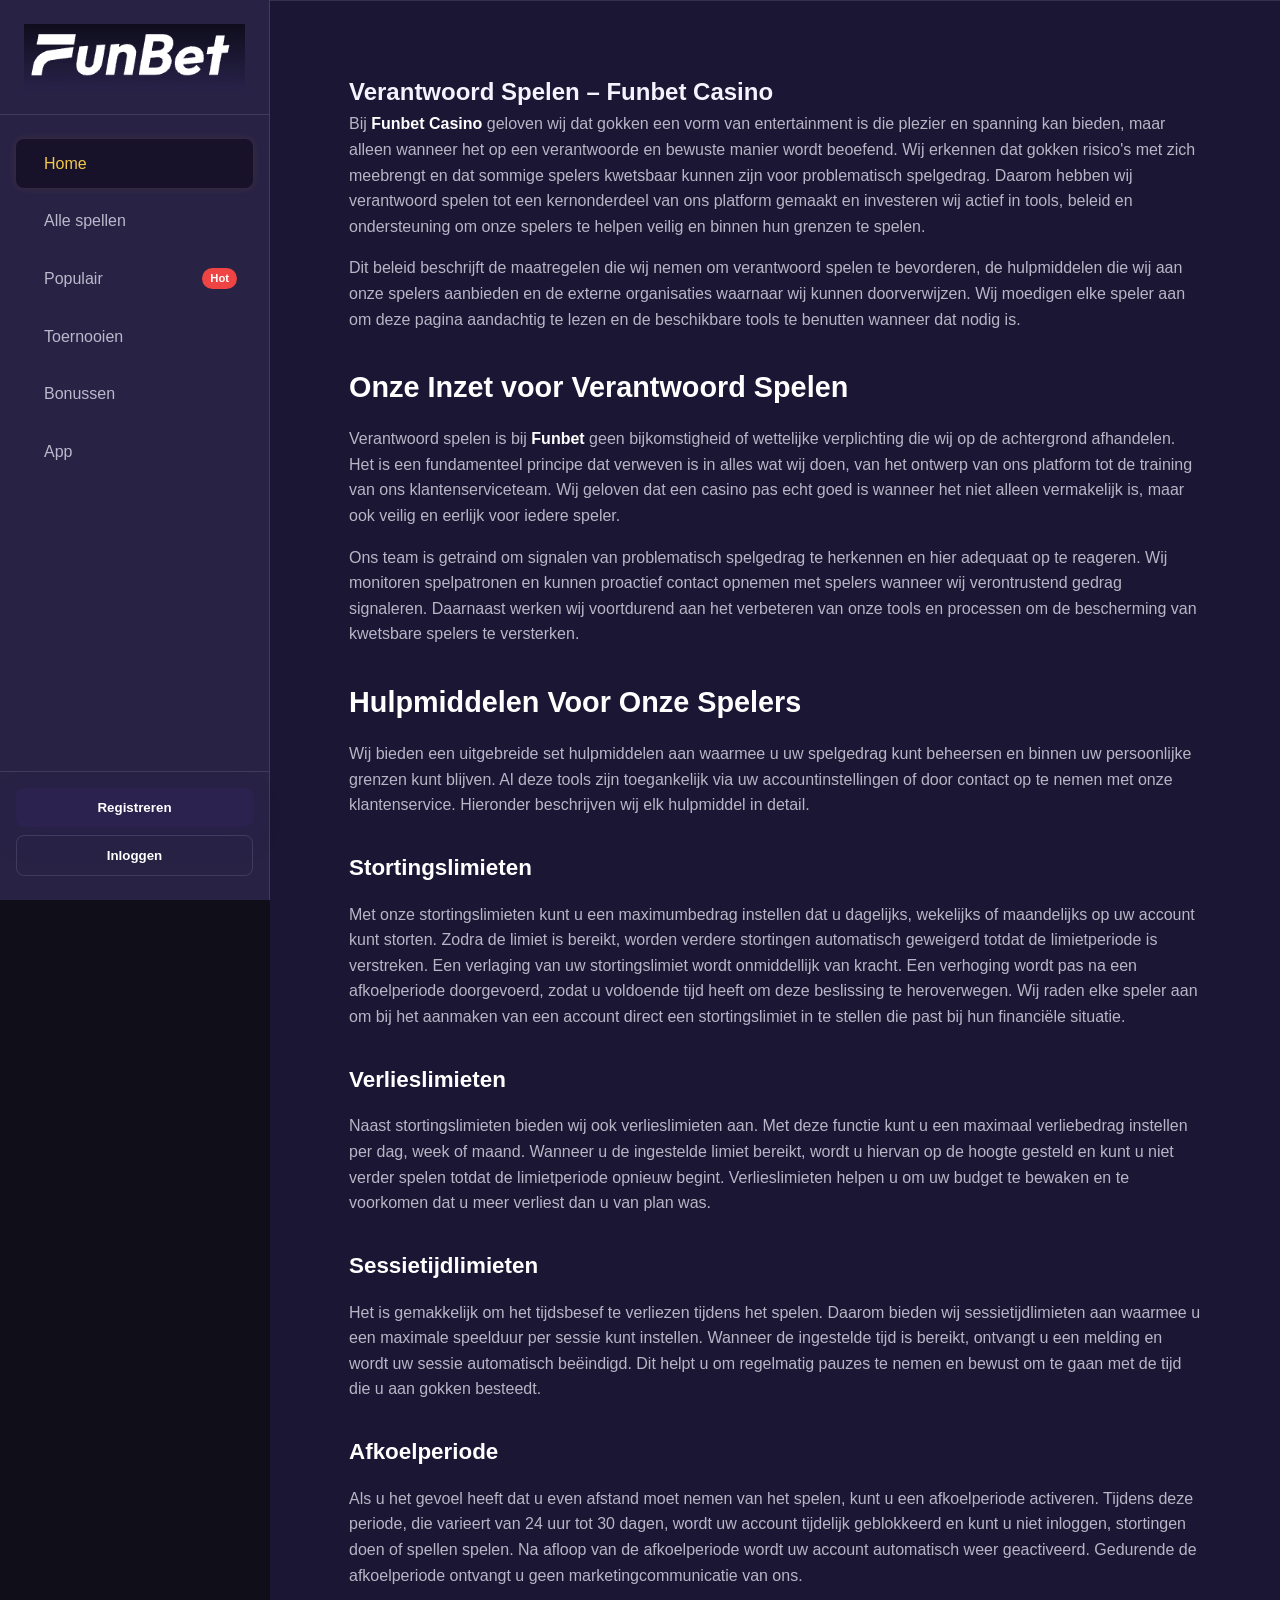
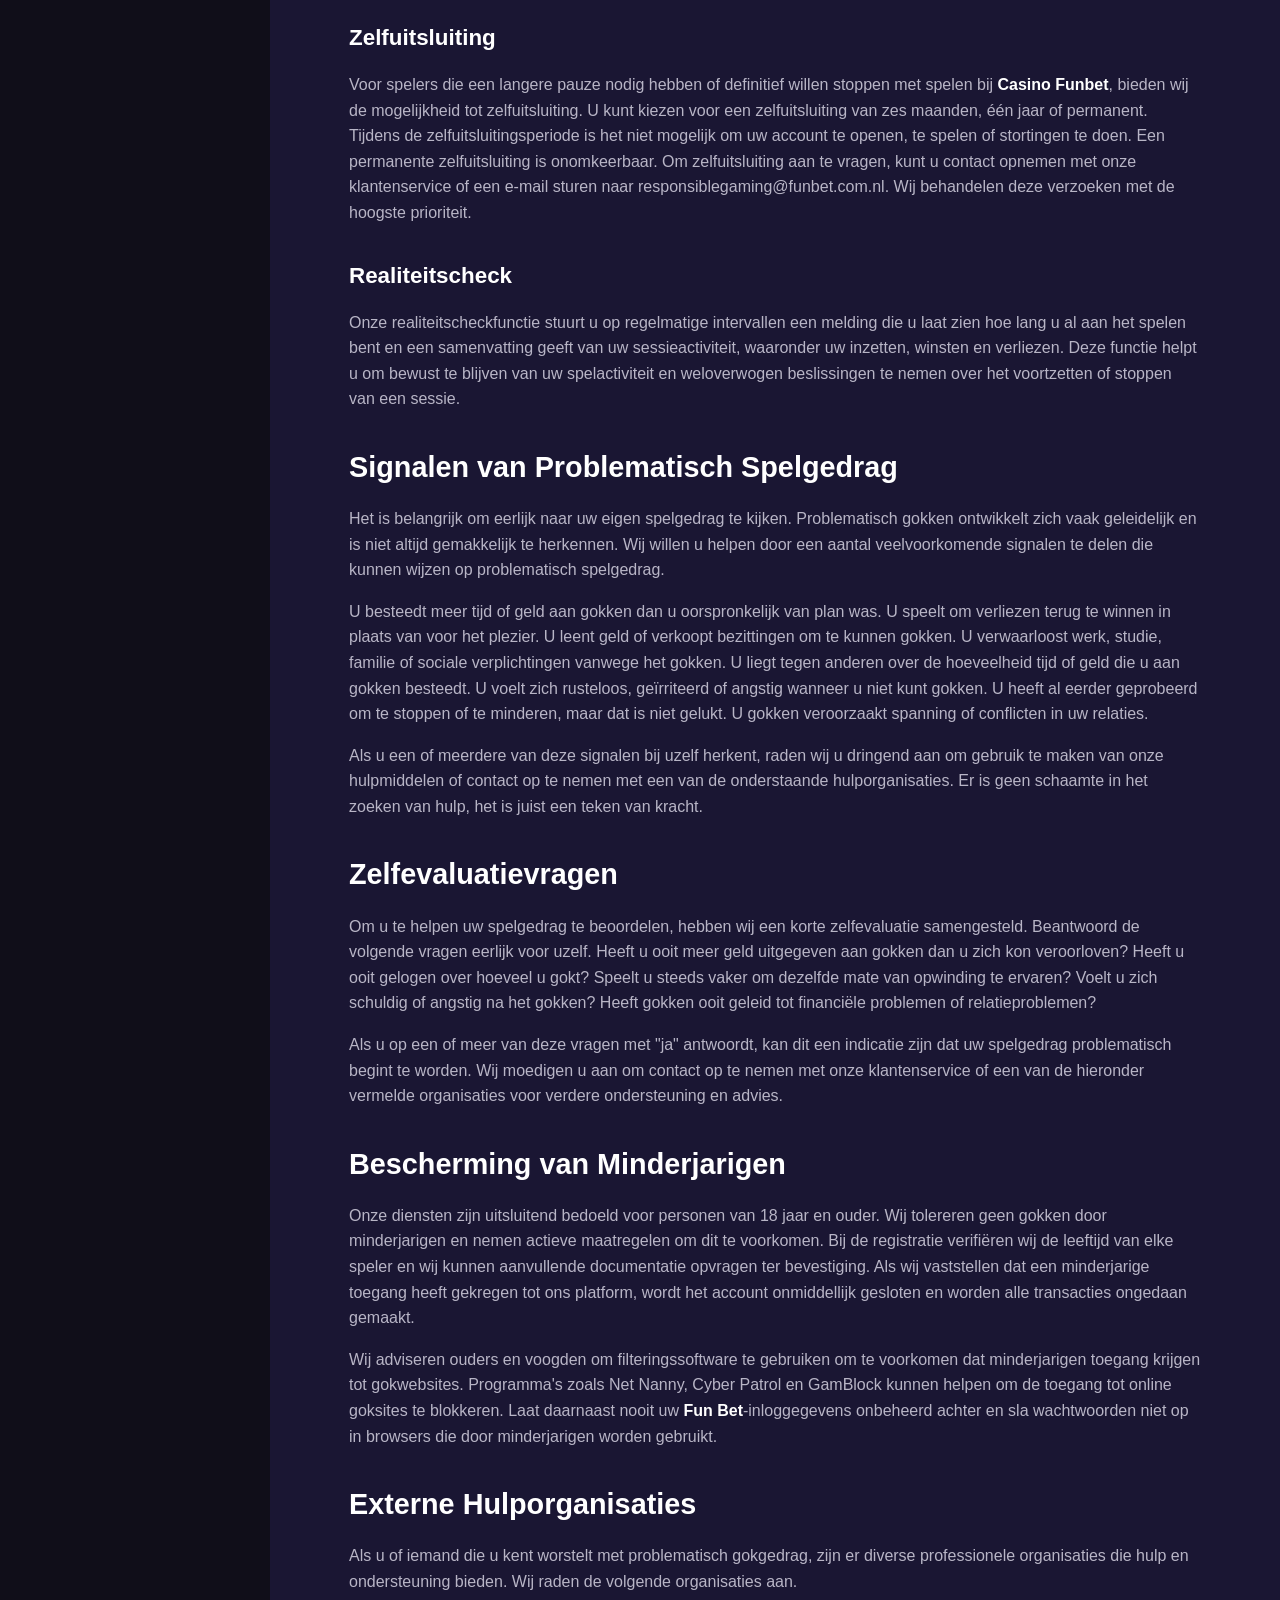
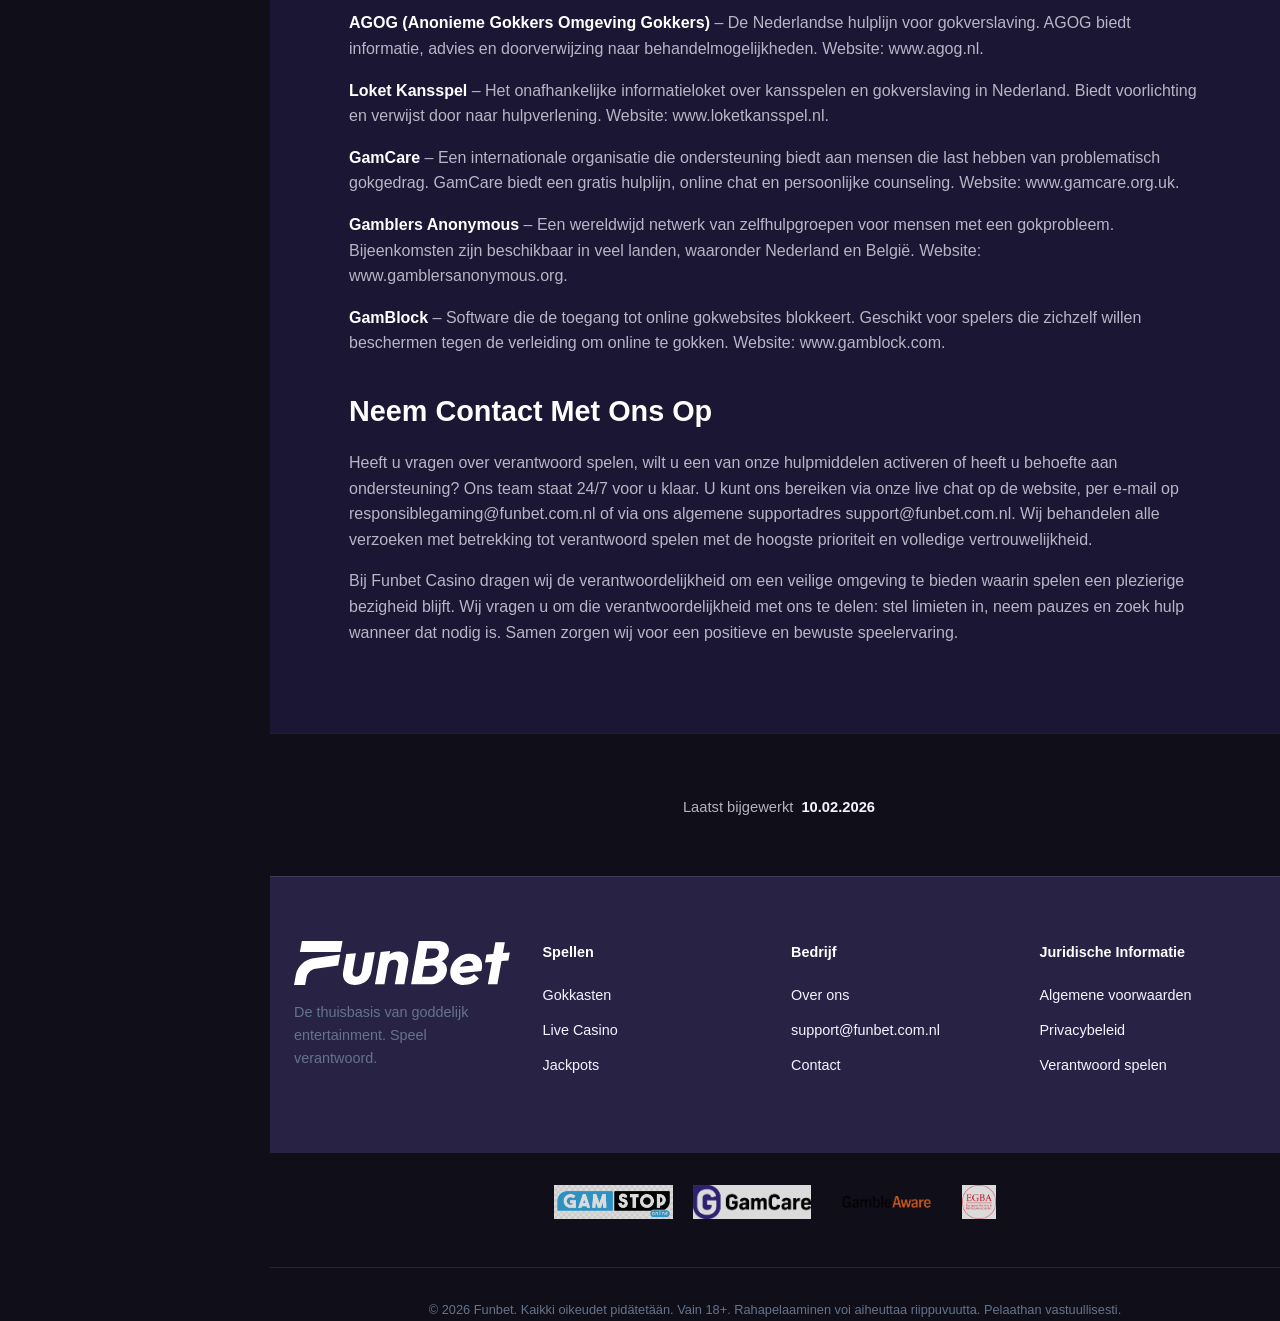
<file: privacy-policy/index.html>
<!DOCTYPE html>
<html lang="nl">
<head>
    <meta charset="UTF-8">
    <meta name="viewport" content="width=device-width, initial-scale=1.0">
   <title>Verantwoord Spelen – Funbet Casino | Veilig en Bewust Gokken</title>
<meta name="description" content="Lees meer over verantwoord spelen bij Funbet Casino. Ontdek onze tools voor stortingslimieten, zelfuitsluiting en hulpbronnen. Wij zetten ons in voor een veilige en bewuste speelervaring voor al onze spelers.
">
    <link rel="stylesheet" href="../style.css?=1.11">
    <link rel="canonical" href="/responsible-gambling/" />
    <link rel="icon" type="image/x-icon" href="../favicon.ico">
</head>
<body>

    <!-- Checkbox Logic for Mobile Menu -->
<input type="checkbox" id="nav-toggle">

    <div class="site-layout">
        
      <div class="topbar-mobile">
    <div class="brand-block">
        <a href="/">
            <img src="../funbet.png" alt="Funbet" class="brand-logo">
        </a>
    </div>
            
<div class="topbar-actions">
    <a href="/login/">
        <button class="action-btn action-btn--ghost action-btn--compact">Inloggen</button>
    </a>
    <a href="/go/" class="action-btn action-btn--register action-btn--compact" role="button">Registreren</a>
    <label for="nav-toggle" class="menu-toggle">
        <i class="fa-solid fa-bars"></i>
    </label>
</div>
</div>

<aside class="side-panel">
    <div class="side-panel__header">
        <div class="brand-block">
            <a href="/">
                <img src="../funbet.png" alt="Funbet" class="brand-logo">
            </a>
        </div>
    </div>

    <nav class="side-panel__menu">
        <a href="/" class="side-panel__link is-active">
            <i class="fa-solid fa-house"></i>
            <span>Home</span>
        </a>
        <a href="#games" class="side-panel__link">
            <i class="fa-solid fa-gamepad"></i>
            <span>Alle spellen</span>
        </a>
        <a href="/" class="side-panel__link">
            <i class="fa-solid fa-fire"></i>
            <span>Populair</span>
            <span class="badge-hot">Hot</span>
        </a>
        <a href="/" class="side-panel__link">
            <i class="fa-solid fa-trophy"></i>
            <span>Toernooien</span>
        </a>
        <a href="/" class="side-panel__link">
            <i class="fa-solid fa-wallet"></i>
            <span>Bonussen</span>
        </a>
        <a href="/" class="side-panel__link">
            <i class="fa-solid fa-circle-question"></i>
            <span>App</span>
        </a>
    </nav>

    <div class="side-panel__footer">
        <a href="/go/">
            <button class="action-btn action-btn--register">Registreren</button>
        </a>
        <a href="/login/">
            <button class="action-btn action-btn--ghost">Inloggen</button>
        </a>
    </div>
</aside>
        </aside>

        <!-- Main Content Area -->
        <main class="page-main">
 

            <!-- Content with Tables -->
            <section class="content-block">
                <div class="page-container" style="max-width: 900px;">
<h1>Verantwoord Spelen – Funbet Casino</h1>

        <p>Bij <strong>Funbet Casino</strong> geloven wij dat gokken een vorm van entertainment is die plezier en spanning kan bieden, maar alleen wanneer het op een verantwoorde en bewuste manier wordt beoefend. Wij erkennen dat gokken risico's met zich meebrengt en dat sommige spelers kwetsbaar kunnen zijn voor problematisch spelgedrag. Daarom hebben wij verantwoord spelen tot een kernonderdeel van ons platform gemaakt en investeren wij actief in tools, beleid en ondersteuning om onze spelers te helpen veilig en binnen hun grenzen te spelen.</p>

        <p>Dit beleid beschrijft de maatregelen die wij nemen om verantwoord spelen te bevorderen, de hulpmiddelen die wij aan onze spelers aanbieden en de externe organisaties waarnaar wij kunnen doorverwijzen. Wij moedigen elke speler aan om deze pagina aandachtig te lezen en de beschikbare tools te benutten wanneer dat nodig is.</p>

        <h2>Onze Inzet voor Verantwoord Spelen</h2>

        <p>Verantwoord spelen is bij <strong>Funbet</strong> geen bijkomstigheid of wettelijke verplichting die wij op de achtergrond afhandelen. Het is een fundamenteel principe dat verweven is in alles wat wij doen, van het ontwerp van ons platform tot de training van ons klantenserviceteam. Wij geloven dat een casino pas echt goed is wanneer het niet alleen vermakelijk is, maar ook veilig en eerlijk voor iedere speler.</p>

        <p>Ons team is getraind om signalen van problematisch spelgedrag te herkennen en hier adequaat op te reageren. Wij monitoren spelpatronen en kunnen proactief contact opnemen met spelers wanneer wij verontrustend gedrag signaleren. Daarnaast werken wij voortdurend aan het verbeteren van onze tools en processen om de bescherming van kwetsbare spelers te versterken.</p>

        <h2>Hulpmiddelen Voor Onze Spelers</h2>

        <p>Wij bieden een uitgebreide set hulpmiddelen aan waarmee u uw spelgedrag kunt beheersen en binnen uw persoonlijke grenzen kunt blijven. Al deze tools zijn toegankelijk via uw accountinstellingen of door contact op te nemen met onze klantenservice. Hieronder beschrijven wij elk hulpmiddel in detail.</p>

        <h3>Stortingslimieten</h3>

        <p>Met onze stortingslimieten kunt u een maximumbedrag instellen dat u dagelijks, wekelijks of maandelijks op uw account kunt storten. Zodra de limiet is bereikt, worden verdere stortingen automatisch geweigerd totdat de limietperiode is verstreken. Een verlaging van uw stortingslimiet wordt onmiddellijk van kracht. Een verhoging wordt pas na een afkoelperiode doorgevoerd, zodat u voldoende tijd heeft om deze beslissing te heroverwegen. Wij raden elke speler aan om bij het aanmaken van een account direct een stortingslimiet in te stellen die past bij hun financiële situatie.</p>

        <h3>Verlieslimieten</h3>

        <p>Naast stortingslimieten bieden wij ook verlieslimieten aan. Met deze functie kunt u een maximaal verliebedrag instellen per dag, week of maand. Wanneer u de ingestelde limiet bereikt, wordt u hiervan op de hoogte gesteld en kunt u niet verder spelen totdat de limietperiode opnieuw begint. Verlieslimieten helpen u om uw budget te bewaken en te voorkomen dat u meer verliest dan u van plan was.</p>

        <h3>Sessietijdlimieten</h3>

        <p>Het is gemakkelijk om het tijdsbesef te verliezen tijdens het spelen. Daarom bieden wij sessietijdlimieten aan waarmee u een maximale speelduur per sessie kunt instellen. Wanneer de ingestelde tijd is bereikt, ontvangt u een melding en wordt uw sessie automatisch beëindigd. Dit helpt u om regelmatig pauzes te nemen en bewust om te gaan met de tijd die u aan gokken besteedt.</p>

        <h3>Afkoelperiode</h3>

        <p>Als u het gevoel heeft dat u even afstand moet nemen van het spelen, kunt u een afkoelperiode activeren. Tijdens deze periode, die varieert van 24 uur tot 30 dagen, wordt uw account tijdelijk geblokkeerd en kunt u niet inloggen, stortingen doen of spellen spelen. Na afloop van de afkoelperiode wordt uw account automatisch weer geactiveerd. Gedurende de afkoelperiode ontvangt u geen marketingcommunicatie van ons.</p>

        <h3>Zelfuitsluiting</h3>

        <p>Voor spelers die een langere pauze nodig hebben of definitief willen stoppen met spelen bij <strong>Casino Funbet</strong>, bieden wij de mogelijkheid tot zelfuitsluiting. U kunt kiezen voor een zelfuitsluiting van zes maanden, één jaar of permanent. Tijdens de zelfuitsluitingsperiode is het niet mogelijk om uw account te openen, te spelen of stortingen te doen. Een permanente zelfuitsluiting is onomkeerbaar. Om zelfuitsluiting aan te vragen, kunt u contact opnemen met onze klantenservice of een e-mail sturen naar responsiblegaming@funbet.com.nl. Wij behandelen deze verzoeken met de hoogste prioriteit.</p>

        <h3>Realiteitscheck</h3>

        <p>Onze realiteitscheckfunctie stuurt u op regelmatige intervallen een melding die u laat zien hoe lang u al aan het spelen bent en een samenvatting geeft van uw sessieactiviteit, waaronder uw inzetten, winsten en verliezen. Deze functie helpt u om bewust te blijven van uw spelactiviteit en weloverwogen beslissingen te nemen over het voortzetten of stoppen van een sessie.</p>

        <h2>Signalen van Problematisch Spelgedrag</h2>

        <p>Het is belangrijk om eerlijk naar uw eigen spelgedrag te kijken. Problematisch gokken ontwikkelt zich vaak geleidelijk en is niet altijd gemakkelijk te herkennen. Wij willen u helpen door een aantal veelvoorkomende signalen te delen die kunnen wijzen op problematisch spelgedrag.</p>

        <p>U besteedt meer tijd of geld aan gokken dan u oorspronkelijk van plan was. U speelt om verliezen terug te winnen in plaats van voor het plezier. U leent geld of verkoopt bezittingen om te kunnen gokken. U verwaarloost werk, studie, familie of sociale verplichtingen vanwege het gokken. U liegt tegen anderen over de hoeveelheid tijd of geld die u aan gokken besteedt. U voelt zich rusteloos, geïrriteerd of angstig wanneer u niet kunt gokken. U heeft al eerder geprobeerd om te stoppen of te minderen, maar dat is niet gelukt. U gokken veroorzaakt spanning of conflicten in uw relaties.</p>

        <p>Als u een of meerdere van deze signalen bij uzelf herkent, raden wij u dringend aan om gebruik te maken van onze hulpmiddelen of contact op te nemen met een van de onderstaande hulporganisaties. Er is geen schaamte in het zoeken van hulp, het is juist een teken van kracht.</p>

        <h2>Zelfevaluatievragen</h2>

        <p>Om u te helpen uw spelgedrag te beoordelen, hebben wij een korte zelfevaluatie samengesteld. Beantwoord de volgende vragen eerlijk voor uzelf. Heeft u ooit meer geld uitgegeven aan gokken dan u zich kon veroorloven? Heeft u ooit gelogen over hoeveel u gokt? Speelt u steeds vaker om dezelfde mate van opwinding te ervaren? Voelt u zich schuldig of angstig na het gokken? Heeft gokken ooit geleid tot financiële problemen of relatieproblemen?</p>

        <p>Als u op een of meer van deze vragen met "ja" antwoordt, kan dit een indicatie zijn dat uw spelgedrag problematisch begint te worden. Wij moedigen u aan om contact op te nemen met onze klantenservice of een van de hieronder vermelde organisaties voor verdere ondersteuning en advies.</p>

        <h2>Bescherming van Minderjarigen</h2>

        <p>Onze diensten zijn uitsluitend bedoeld voor personen van 18 jaar en ouder. Wij tolereren geen gokken door minderjarigen en nemen actieve maatregelen om dit te voorkomen. Bij de registratie verifiëren wij de leeftijd van elke speler en wij kunnen aanvullende documentatie opvragen ter bevestiging. Als wij vaststellen dat een minderjarige toegang heeft gekregen tot ons platform, wordt het account onmiddellijk gesloten en worden alle transacties ongedaan gemaakt.</p>

        <p>Wij adviseren ouders en voogden om filteringssoftware te gebruiken om te voorkomen dat minderjarigen toegang krijgen tot gokwebsites. Programma's zoals Net Nanny, Cyber Patrol en GamBlock kunnen helpen om de toegang tot online goksites te blokkeren. Laat daarnaast nooit uw <strong>Fun Bet</strong>-inloggegevens onbeheerd achter en sla wachtwoorden niet op in browsers die door minderjarigen worden gebruikt.</p>

        <h2>Externe Hulporganisaties</h2>

        <p>Als u of iemand die u kent worstelt met problematisch gokgedrag, zijn er diverse professionele organisaties die hulp en ondersteuning bieden. Wij raden de volgende organisaties aan.</p>

        <p><strong>AGOG (Anonieme Gokkers Omgeving Gokkers)</strong> – De Nederlandse hulplijn voor gokverslaving. AGOG biedt informatie, advies en doorverwijzing naar behandelmogelijkheden. Website: www.agog.nl.</p>

        <p><strong>Loket Kansspel</strong> – Het onafhankelijke informatieloket over kansspelen en gokverslaving in Nederland. Biedt voorlichting en verwijst door naar hulpverlening. Website: www.loketkansspel.nl.</p>

        <p><strong>GamCare</strong> – Een internationale organisatie die ondersteuning biedt aan mensen die last hebben van problematisch gokgedrag. GamCare biedt een gratis hulplijn, online chat en persoonlijke counseling. Website: www.gamcare.org.uk.</p>

        <p><strong>Gamblers Anonymous</strong> – Een wereldwijd netwerk van zelfhulpgroepen voor mensen met een gokprobleem. Bijeenkomsten zijn beschikbaar in veel landen, waaronder Nederland en België. Website: www.gamblersanonymous.org.</p>

        <p><strong>GamBlock</strong> – Software die de toegang tot online gokwebsites blokkeert. Geschikt voor spelers die zichzelf willen beschermen tegen de verleiding om online te gokken. Website: www.gamblock.com.</p>

        <h2>Neem Contact Met Ons Op</h2>

        <p>Heeft u vragen over verantwoord spelen, wilt u een van onze hulpmiddelen activeren of heeft u behoefte aan ondersteuning? Ons team staat 24/7 voor u klaar. U kunt ons bereiken via onze live chat op de website, per e-mail op responsiblegaming@funbet.com.nl of via ons algemene supportadres support@funbet.com.nl. Wij behandelen alle verzoeken met betrekking tot verantwoord spelen met de hoogste prioriteit en volledige vertrouwelijkheid.</p>

        <p>Bij Funbet Casino dragen wij de verantwoordelijkheid om een veilige omgeving te bieden waarin spelen een plezierige bezigheid blijft. Wij vragen u om die verantwoordelijkheid met ons te delen: stel limieten in, neem pauzes en zoek hulp wanneer dat nodig is. Samen zorgen wij voor een positieve en bewuste speelervaring.</p>

          </div>
            </section>

        


            <div class="update-note">
                <div class="page-container">
                    <p>
                        <i class="fa-solid fa-clock-rotate-left update-icon"></i>
                       Laatst bijgewerkt <span class="update-date">10.02.2026</span>
                    </p>
                </div>
            </div>

            <!-- Footer -->
<footer class="page-footer">
    <div class="footer-layout">
        <div class="footer-column">
            <div class="brand-block" style="margin-bottom: 1rem;">
                <img src="../funbet logo.svg" alt="Funbet" class="brand-logo">
            </div>
            <p style="color: #64748b;">De thuisbasis van goddelijk entertainment. Speel verantwoord.</p>
        </div>
        <div class="footer-column">
            <h4>Spellen</h4>
            <ul>
                <li><a href="/">Gokkasten</a></li>
                <li><a href="/">Live Casino</a></li>
                <li><a href="/">Jackpots</a></li>
            </ul>
        </div>
        <div class="footer-column">
            <h4>Bedrijf</h4>
            <ul>
                <li><a href="/about-us/">Over ons</a></li>
                <li><a href="mailto:support@funbet.com.nl">support@funbet.com.nl</a></li>
                <li><a href="/contact-us/">Contact</a></li>
            </ul>
        </div>
        <div class="footer-column">
            <h4>Juridische Informatie</h4>
            <ul>
                <li><a href="/terms-and-conditions/">Algemene voorwaarden</a></li>
                <li><a href="/privacy-policy/">Privacybeleid</a></li>
                <li><a href="/responsible-gaming/">Verantwoord spelen</a></li>
            </ul>
        </div>
    </div>
</footer>

    <div class="trust-badges">
        
        <a href="https://www.gamstop.co.uk" target="_blank">
            <img src="../gamstop.png" alt="GamStop">
        </a>

        <a href="https://www.gamcare.org.uk" target="_blank">
            <img src="../GamCare.png" alt="GamCare">
        </a>

        <a href="https://www.begambleaware.org" target="_blank">
            <img src="../gambleaware.png" alt="GambleAware">
        </a>

        <a href="https://www.egba.eu" target="_blank">
            <img src="../egba.png" alt="EGBA">
        </a>

    </div>

    <div class="footer-copy">
        <p>&copy; 2026 Funbet. Kaikki oikeudet pidätetään. Vain 18+. Rahapelaaminen voi aiheuttaa riippuvuutta. Pelaathan vastuullisesti.</p>
    </div>
</footer>

        </main>
    </div>
</body>
</html>
</file>
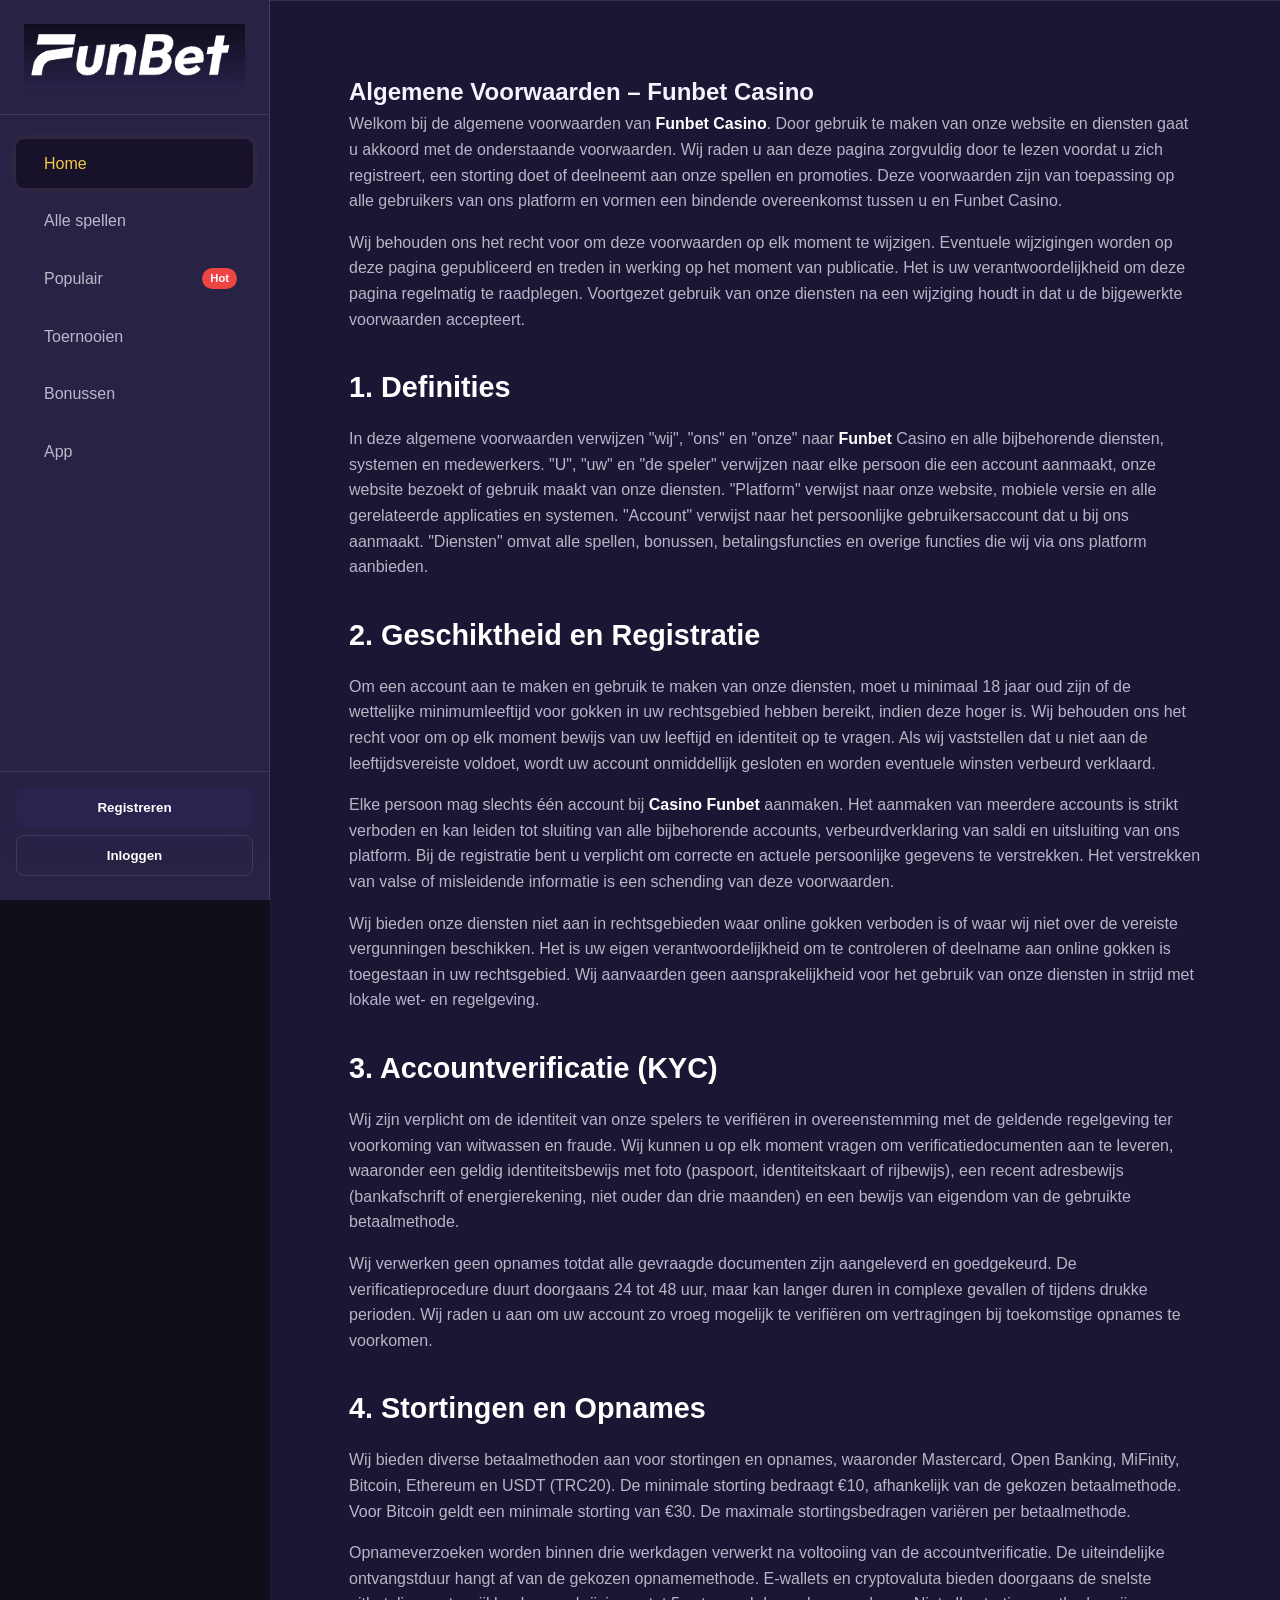
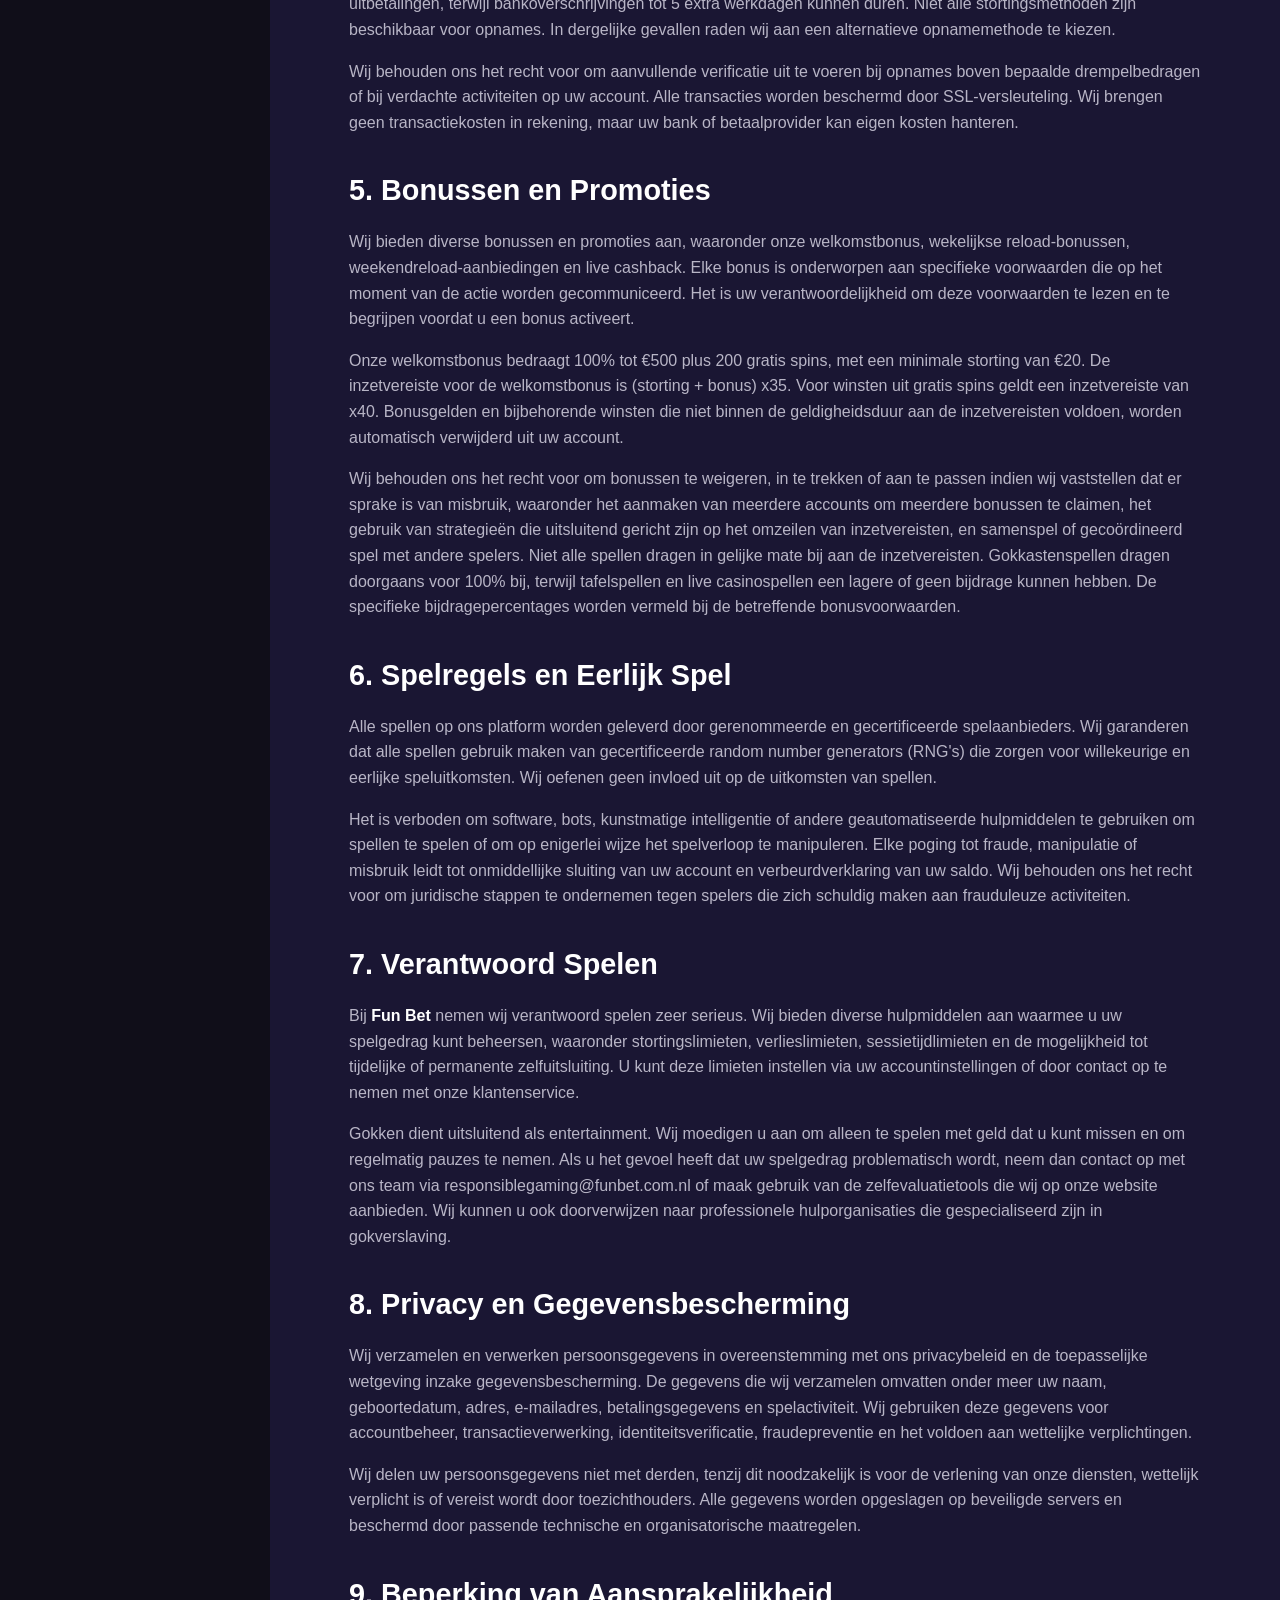
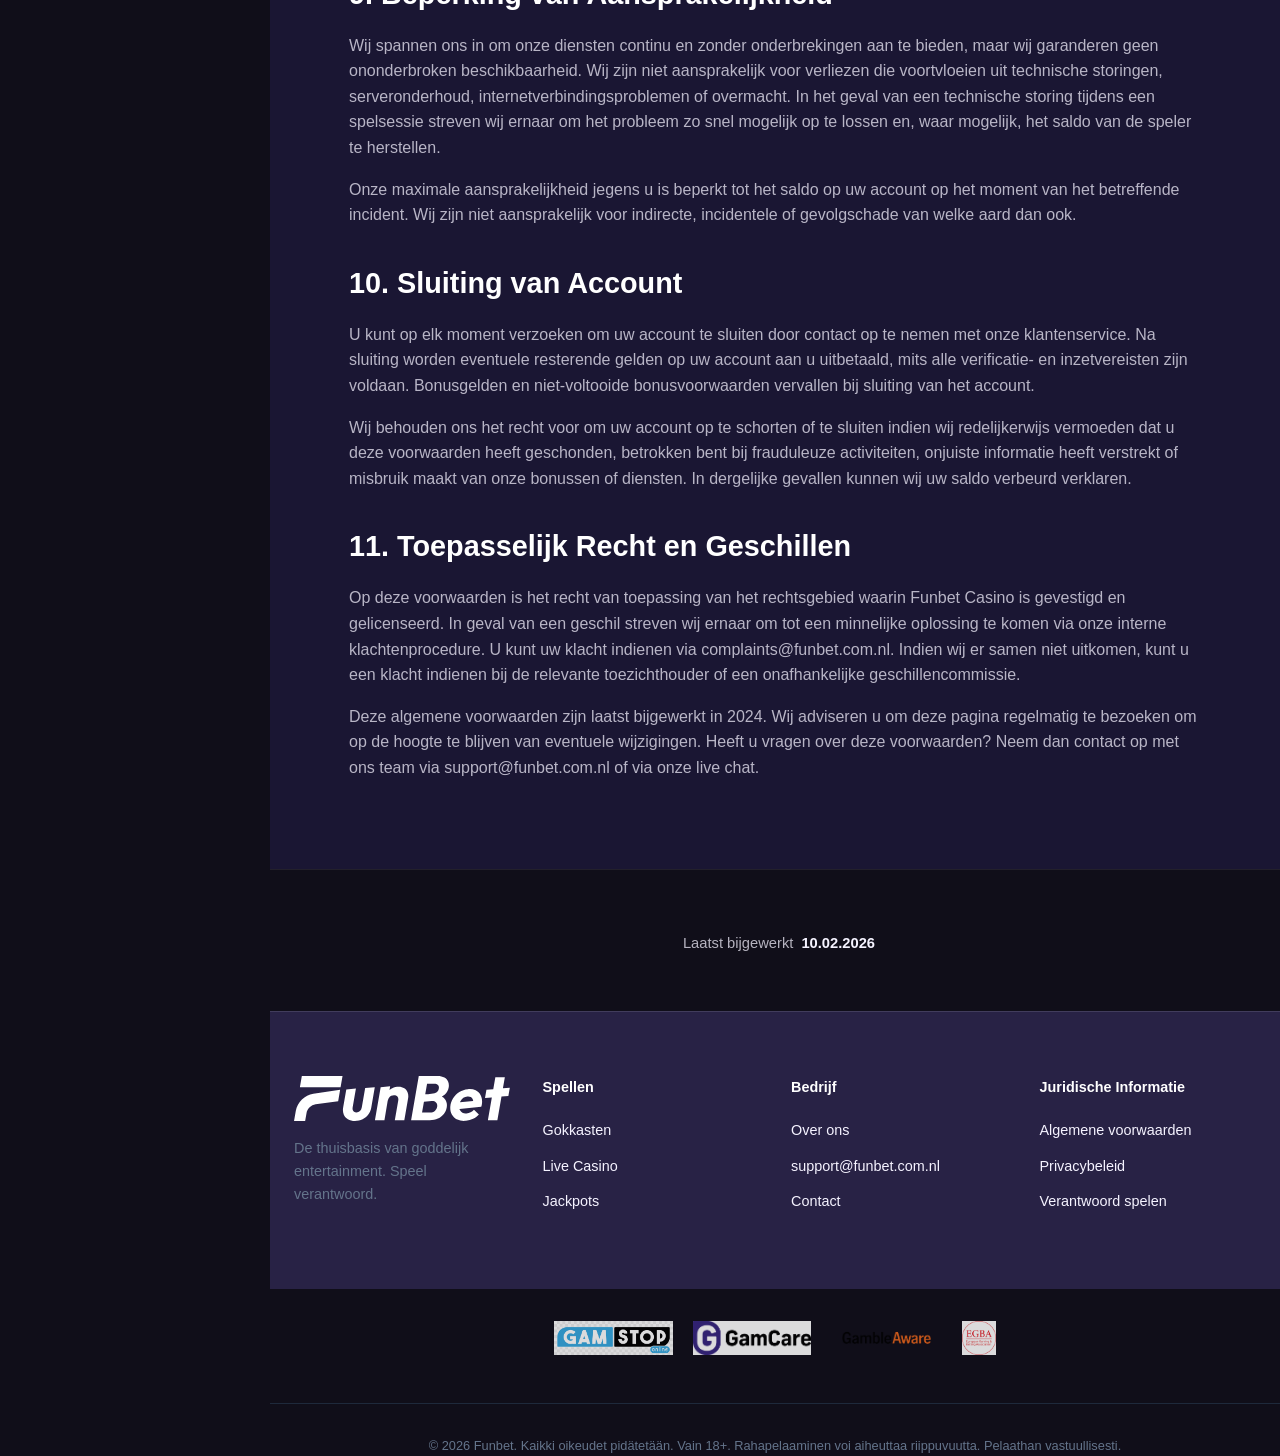
<file: terms-and-conditions/index.html>
<!DOCTYPE html>
<html lang="nl">
<head>
    <meta charset="UTF-8">
    <meta name="viewport" content="width=device-width, initial-scale=1.0">
   <title>Algemene Voorwaarden – Funbet Casino | Regels en Gebruiksvoorwaarden</title>
<meta name="description" content="Lees de algemene voorwaarden van Funbet Casino. Hier vindt u onze regels over accountregistratie, bonussen, betalingen, verantwoord spelen en meer. Transparantie en eerlijkheid staan bij ons voorop.
">
    <link rel="stylesheet" href="../style.css?=1.11">
    <link rel="canonical" href="/terms-and-conditions/" />
    <link rel="icon" type="image/x-icon" href="../favicon.ico">
</head>
<body>

    <!-- Checkbox Logic for Mobile Menu -->
<input type="checkbox" id="nav-toggle">

    <div class="site-layout">
        
      <div class="topbar-mobile">
    <div class="brand-block">
        <a href="/">
            <img src="../funbet.png" alt="Funbet" class="brand-logo">
        </a>
    </div>
            
<div class="topbar-actions">
    <a href="/login/">
        <button class="action-btn action-btn--ghost action-btn--compact">Inloggen</button>
    </a>
    <a href="/go/" class="action-btn action-btn--register action-btn--compact" role="button">Registreren</a>
    <label for="nav-toggle" class="menu-toggle">
        <i class="fa-solid fa-bars"></i>
    </label>
</div>
</div>

<aside class="side-panel">
    <div class="side-panel__header">
        <div class="brand-block">
            <a href="/">
                <img src="../funbet.png" alt="Funbet" class="brand-logo">
            </a>
        </div>
    </div>

    <nav class="side-panel__menu">
        <a href="/" class="side-panel__link is-active">
            <i class="fa-solid fa-house"></i>
            <span>Home</span>
        </a>
        <a href="#games" class="side-panel__link">
            <i class="fa-solid fa-gamepad"></i>
            <span>Alle spellen</span>
        </a>
        <a href="/" class="side-panel__link">
            <i class="fa-solid fa-fire"></i>
            <span>Populair</span>
            <span class="badge-hot">Hot</span>
        </a>
        <a href="/" class="side-panel__link">
            <i class="fa-solid fa-trophy"></i>
            <span>Toernooien</span>
        </a>
        <a href="/" class="side-panel__link">
            <i class="fa-solid fa-wallet"></i>
            <span>Bonussen</span>
        </a>
        <a href="/" class="side-panel__link">
            <i class="fa-solid fa-circle-question"></i>
            <span>App</span>
        </a>
    </nav>

    <div class="side-panel__footer">
        <a href="/go/">
            <button class="action-btn action-btn--register">Registreren</button>
        </a>
        <a href="/login/">
            <button class="action-btn action-btn--ghost">Inloggen</button>
        </a>
    </div>
</aside>
        </aside>

        <!-- Main Content Area -->
        <main class="page-main">
 

            <!-- Content with Tables -->
            <section class="content-block">
                <div class="page-container" style="max-width: 900px;">
<h1>Algemene Voorwaarden – Funbet Casino</h1>

        <p>Welkom bij de algemene voorwaarden van <strong>Funbet Casino</strong>. Door gebruik te maken van onze website en diensten gaat u akkoord met de onderstaande voorwaarden. Wij raden u aan deze pagina zorgvuldig door te lezen voordat u zich registreert, een storting doet of deelneemt aan onze spellen en promoties. Deze voorwaarden zijn van toepassing op alle gebruikers van ons platform en vormen een bindende overeenkomst tussen u en Funbet Casino.</p>

        <p>Wij behouden ons het recht voor om deze voorwaarden op elk moment te wijzigen. Eventuele wijzigingen worden op deze pagina gepubliceerd en treden in werking op het moment van publicatie. Het is uw verantwoordelijkheid om deze pagina regelmatig te raadplegen. Voortgezet gebruik van onze diensten na een wijziging houdt in dat u de bijgewerkte voorwaarden accepteert.</p>

        <h2>1. Definities</h2>

        <p>In deze algemene voorwaarden verwijzen "wij", "ons" en "onze" naar <strong>Funbet</strong> Casino en alle bijbehorende diensten, systemen en medewerkers. "U", "uw" en "de speler" verwijzen naar elke persoon die een account aanmaakt, onze website bezoekt of gebruik maakt van onze diensten. "Platform" verwijst naar onze website, mobiele versie en alle gerelateerde applicaties en systemen. "Account" verwijst naar het persoonlijke gebruikersaccount dat u bij ons aanmaakt. "Diensten" omvat alle spellen, bonussen, betalingsfuncties en overige functies die wij via ons platform aanbieden.</p>

        <h2>2. Geschiktheid en Registratie</h2>

        <p>Om een account aan te maken en gebruik te maken van onze diensten, moet u minimaal 18 jaar oud zijn of de wettelijke minimumleeftijd voor gokken in uw rechtsgebied hebben bereikt, indien deze hoger is. Wij behouden ons het recht voor om op elk moment bewijs van uw leeftijd en identiteit op te vragen. Als wij vaststellen dat u niet aan de leeftijdsvereiste voldoet, wordt uw account onmiddellijk gesloten en worden eventuele winsten verbeurd verklaard.</p>

        <p>Elke persoon mag slechts één account bij <strong>Casino Funbet</strong> aanmaken. Het aanmaken van meerdere accounts is strikt verboden en kan leiden tot sluiting van alle bijbehorende accounts, verbeurdverklaring van saldi en uitsluiting van ons platform. Bij de registratie bent u verplicht om correcte en actuele persoonlijke gegevens te verstrekken. Het verstrekken van valse of misleidende informatie is een schending van deze voorwaarden.</p>

        <p>Wij bieden onze diensten niet aan in rechtsgebieden waar online gokken verboden is of waar wij niet over de vereiste vergunningen beschikken. Het is uw eigen verantwoordelijkheid om te controleren of deelname aan online gokken is toegestaan in uw rechtsgebied. Wij aanvaarden geen aansprakelijkheid voor het gebruik van onze diensten in strijd met lokale wet- en regelgeving.</p>

        <h2>3. Accountverificatie (KYC)</h2>

        <p>Wij zijn verplicht om de identiteit van onze spelers te verifiëren in overeenstemming met de geldende regelgeving ter voorkoming van witwassen en fraude. Wij kunnen u op elk moment vragen om verificatiedocumenten aan te leveren, waaronder een geldig identiteitsbewijs met foto (paspoort, identiteitskaart of rijbewijs), een recent adresbewijs (bankafschrift of energierekening, niet ouder dan drie maanden) en een bewijs van eigendom van de gebruikte betaalmethode.</p>

        <p>Wij verwerken geen opnames totdat alle gevraagde documenten zijn aangeleverd en goedgekeurd. De verificatieprocedure duurt doorgaans 24 tot 48 uur, maar kan langer duren in complexe gevallen of tijdens drukke perioden. Wij raden u aan om uw account zo vroeg mogelijk te verifiëren om vertragingen bij toekomstige opnames te voorkomen.</p>

        <h2>4. Stortingen en Opnames</h2>

        <p>Wij bieden diverse betaalmethoden aan voor stortingen en opnames, waaronder Mastercard, Open Banking, MiFinity, Bitcoin, Ethereum en USDT (TRC20). De minimale storting bedraagt €10, afhankelijk van de gekozen betaalmethode. Voor Bitcoin geldt een minimale storting van €30. De maximale stortingsbedragen variëren per betaalmethode.</p>

        <p>Opnameverzoeken worden binnen drie werkdagen verwerkt na voltooiing van de accountverificatie. De uiteindelijke ontvangstduur hangt af van de gekozen opnamemethode. E-wallets en cryptovaluta bieden doorgaans de snelste uitbetalingen, terwijl bankoverschrijvingen tot 5 extra werkdagen kunnen duren. Niet alle stortingsmethoden zijn beschikbaar voor opnames. In dergelijke gevallen raden wij aan een alternatieve opnamemethode te kiezen.</p>

        <p>Wij behouden ons het recht voor om aanvullende verificatie uit te voeren bij opnames boven bepaalde drempelbedragen of bij verdachte activiteiten op uw account. Alle transacties worden beschermd door SSL-versleuteling. Wij brengen geen transactiekosten in rekening, maar uw bank of betaalprovider kan eigen kosten hanteren.</p>

        <h2>5. Bonussen en Promoties</h2>

        <p>Wij bieden diverse bonussen en promoties aan, waaronder onze welkomstbonus, wekelijkse reload-bonussen, weekendreload-aanbiedingen en live cashback. Elke bonus is onderworpen aan specifieke voorwaarden die op het moment van de actie worden gecommuniceerd. Het is uw verantwoordelijkheid om deze voorwaarden te lezen en te begrijpen voordat u een bonus activeert.</p>

        <p>Onze welkomstbonus bedraagt 100% tot €500 plus 200 gratis spins, met een minimale storting van €20. De inzetvereiste voor de welkomstbonus is (storting + bonus) x35. Voor winsten uit gratis spins geldt een inzetvereiste van x40. Bonusgelden en bijbehorende winsten die niet binnen de geldigheidsduur aan de inzetvereisten voldoen, worden automatisch verwijderd uit uw account.</p>

        <p>Wij behouden ons het recht voor om bonussen te weigeren, in te trekken of aan te passen indien wij vaststellen dat er sprake is van misbruik, waaronder het aanmaken van meerdere accounts om meerdere bonussen te claimen, het gebruik van strategieën die uitsluitend gericht zijn op het omzeilen van inzetvereisten, en samenspel of gecoördineerd spel met andere spelers. Niet alle spellen dragen in gelijke mate bij aan de inzetvereisten. Gokkastenspellen dragen doorgaans voor 100% bij, terwijl tafelspellen en live casinospellen een lagere of geen bijdrage kunnen hebben. De specifieke bijdragepercentages worden vermeld bij de betreffende bonusvoorwaarden.</p>

        <h2>6. Spelregels en Eerlijk Spel</h2>

        <p>Alle spellen op ons platform worden geleverd door gerenommeerde en gecertificeerde spelaanbieders. Wij garanderen dat alle spellen gebruik maken van gecertificeerde random number generators (RNG's) die zorgen voor willekeurige en eerlijke speluitkomsten. Wij oefenen geen invloed uit op de uitkomsten van spellen.</p>

        <p>Het is verboden om software, bots, kunstmatige intelligentie of andere geautomatiseerde hulpmiddelen te gebruiken om spellen te spelen of om op enigerlei wijze het spelverloop te manipuleren. Elke poging tot fraude, manipulatie of misbruik leidt tot onmiddellijke sluiting van uw account en verbeurdverklaring van uw saldo. Wij behouden ons het recht voor om juridische stappen te ondernemen tegen spelers die zich schuldig maken aan frauduleuze activiteiten.</p>

        <h2>7. Verantwoord Spelen</h2>

        <p>Bij <strong>Fun Bet</strong> nemen wij verantwoord spelen zeer serieus. Wij bieden diverse hulpmiddelen aan waarmee u uw spelgedrag kunt beheersen, waaronder stortingslimieten, verlieslimieten, sessietijdlimieten en de mogelijkheid tot tijdelijke of permanente zelfuitsluiting. U kunt deze limieten instellen via uw accountinstellingen of door contact op te nemen met onze klantenservice.</p>

        <p>Gokken dient uitsluitend als entertainment. Wij moedigen u aan om alleen te spelen met geld dat u kunt missen en om regelmatig pauzes te nemen. Als u het gevoel heeft dat uw spelgedrag problematisch wordt, neem dan contact op met ons team via responsiblegaming@funbet.com.nl of maak gebruik van de zelfevaluatietools die wij op onze website aanbieden. Wij kunnen u ook doorverwijzen naar professionele hulporganisaties die gespecialiseerd zijn in gokverslaving.</p>

        <h2>8. Privacy en Gegevensbescherming</h2>

        <p>Wij verzamelen en verwerken persoonsgegevens in overeenstemming met ons privacybeleid en de toepasselijke wetgeving inzake gegevensbescherming. De gegevens die wij verzamelen omvatten onder meer uw naam, geboortedatum, adres, e-mailadres, betalingsgegevens en spelactiviteit. Wij gebruiken deze gegevens voor accountbeheer, transactieverwerking, identiteitsverificatie, fraudepreventie en het voldoen aan wettelijke verplichtingen.</p>

        <p>Wij delen uw persoonsgegevens niet met derden, tenzij dit noodzakelijk is voor de verlening van onze diensten, wettelijk verplicht is of vereist wordt door toezichthouders. Alle gegevens worden opgeslagen op beveiligde servers en beschermd door passende technische en organisatorische maatregelen.</p>

        <h2>9. Beperking van Aansprakelijkheid</h2>

        <p>Wij spannen ons in om onze diensten continu en zonder onderbrekingen aan te bieden, maar wij garanderen geen ononderbroken beschikbaarheid. Wij zijn niet aansprakelijk voor verliezen die voortvloeien uit technische storingen, serveronderhoud, internetverbindingsproblemen of overmacht. In het geval van een technische storing tijdens een spelsessie streven wij ernaar om het probleem zo snel mogelijk op te lossen en, waar mogelijk, het saldo van de speler te herstellen.</p>

        <p>Onze maximale aansprakelijkheid jegens u is beperkt tot het saldo op uw account op het moment van het betreffende incident. Wij zijn niet aansprakelijk voor indirecte, incidentele of gevolgschade van welke aard dan ook.</p>

        <h2>10. Sluiting van Account</h2>

        <p>U kunt op elk moment verzoeken om uw account te sluiten door contact op te nemen met onze klantenservice. Na sluiting worden eventuele resterende gelden op uw account aan u uitbetaald, mits alle verificatie- en inzetvereisten zijn voldaan. Bonusgelden en niet-voltooide bonusvoorwaarden vervallen bij sluiting van het account.</p>

        <p>Wij behouden ons het recht voor om uw account op te schorten of te sluiten indien wij redelijkerwijs vermoeden dat u deze voorwaarden heeft geschonden, betrokken bent bij frauduleuze activiteiten, onjuiste informatie heeft verstrekt of misbruik maakt van onze bonussen of diensten. In dergelijke gevallen kunnen wij uw saldo verbeurd verklaren.</p>

        <h2>11. Toepasselijk Recht en Geschillen</h2>

        <p>Op deze voorwaarden is het recht van toepassing van het rechtsgebied waarin Funbet Casino is gevestigd en gelicenseerd. In geval van een geschil streven wij ernaar om tot een minnelijke oplossing te komen via onze interne klachtenprocedure. U kunt uw klacht indienen via complaints@funbet.com.nl. Indien wij er samen niet uitkomen, kunt u een klacht indienen bij de relevante toezichthouder of een onafhankelijke geschillencommissie.</p>

        <p>Deze algemene voorwaarden zijn laatst bijgewerkt in 2024. Wij adviseren u om deze pagina regelmatig te bezoeken om op de hoogte te blijven van eventuele wijzigingen. Heeft u vragen over deze voorwaarden? Neem dan contact op met ons team via support@funbet.com.nl of via onze live chat.</p>
                </div>
            </section>

        


            <div class="update-note">
                <div class="page-container">
                    <p>
                        <i class="fa-solid fa-clock-rotate-left update-icon"></i>
                       Laatst bijgewerkt <span class="update-date">10.02.2026</span>
                    </p>
                </div>
            </div>

            <!-- Footer -->
<footer class="page-footer">
    <div class="footer-layout">
        <div class="footer-column">
            <div class="brand-block" style="margin-bottom: 1rem;">
                <img src="../funbet logo.svg" alt="Funbet" class="brand-logo">
            </div>
            <p style="color: #64748b;">De thuisbasis van goddelijk entertainment. Speel verantwoord.</p>
        </div>
        <div class="footer-column">
            <h4>Spellen</h4>
            <ul>
                <li><a href="/">Gokkasten</a></li>
                <li><a href="/">Live Casino</a></li>
                <li><a href="/">Jackpots</a></li>
            </ul>
        </div>
        <div class="footer-column">
            <h4>Bedrijf</h4>
            <ul>
                <li><a href="/about-us/">Over ons</a></li>
                <li><a href="mailto:support@funbet.com.nl">support@funbet.com.nl</a></li>
                <li><a href="/contact-us/">Contact</a></li>
            </ul>
        </div>
        <div class="footer-column">
            <h4>Juridische Informatie</h4>
            <ul>
                <li><a href="/terms-and-conditions/">Algemene voorwaarden</a></li>
                <li><a href="/privacy-policy/">Privacybeleid</a></li>
                <li><a href="/responsible-gaming/">Verantwoord spelen</a></li>
            </ul>
        </div>
    </div>
</footer>

    <div class="trust-badges">
        
        <a href="https://www.gamstop.co.uk" target="_blank">
            <img src="../gamstop.png" alt="GamStop">
        </a>

        <a href="https://www.gamcare.org.uk" target="_blank">
            <img src="../GamCare.png" alt="GamCare">
        </a>

        <a href="https://www.begambleaware.org" target="_blank">
            <img src="../gambleaware.png" alt="GambleAware">
        </a>

        <a href="https://www.egba.eu" target="_blank">
            <img src="../egba.png" alt="EGBA">
        </a>

    </div>

    <div class="footer-copy">
        <p>&copy; 2026 Funbet. Kaikki oikeudet pidätetään. Vain 18+. Rahapelaaminen voi aiheuttaa riippuvuutta. Pelaathan vastuullisesti.</p>
    </div>
</footer>

        </main>
    </div>
</body>
</html>
</file>
<file: style.css>
/* --- RESET & VARIABLES --- */
        :root {
    --bg-main: #100e19; /* Main background */
    --bg-header: #282245; /* Header & footer */
    --bg-card: #1a1633; /* Cards / sections */
    --bg-element: #17112a; /* Elements */
    --border-color: rgba(245,243,255,0.12);

    --text-primary: #f5f3ff;
    --text-secondary: rgba(245,243,255,0.72);

    --accent: #f3c94b; /* Warm gold accent */
    --accent-hover: #e0b53a;
    --cta: #2b224f; /* Register button */
    --cta-hover: #342a63;

    --gold-gradient: linear-gradient(90deg, #f3c94b, #b8860b);
    --font-main: 'Inter', sans-serif;
    --sidebar-width: 270px;

    --radius-lg: 1rem;
    --radius-md: 0.75rem;
}

        * {
            box-sizing: border-box;
            margin: 0;
            padding: 0;
        }

        body {
            font-family: var(--font-main);
            background-color: var(--bg-main);
            color: var(--text-primary);
            line-height: 1.6;
        }

        a { text-decoration: none; color: inherit; transition: color 0.2s; }
        ul { list-style: none; }
        img { max-width: 100%; display: block; }
        button { font-family: inherit; }

        /* --- LAYOUT STRUCTURE --- */
        .site-layout {
            display: flex;
            flex-direction: column;
            min-height: 100vh;
        }

        /* --- MOBILE HEADER & SIDEBAR TOGGLE (No JS) --- */
        .topbar-mobile {
            background-color: var(--bg-header);
            padding: 1rem;
            display: flex;
            justify-content: space-between;
            align-items: center;
            border-bottom: 1px solid var(--border-color);
            position: sticky;
            top: 0;
            z-index: 100;
        }

        .brand-block {
            display: flex;
            align-items: center;
            gap: 0.5rem;
            font-size: 1.25rem;
            font-weight: 900;
            letter-spacing: 0.1em;
            color: #fff;
        }
        .brand-block i { color: var(--accent); }

        /* Checkbox Hack for Mobile Menu */
        #nav-toggle { display: none; }
        .menu-toggle {
            cursor: pointer;
            font-size: 1.5rem;
            color: rgba(245,243,255,0.92);
        }

        /* --- SIDEBAR --- */
        .side-panel {
            background-color: var(--bg-header);
            width: var(--sidebar-width);
            border-right: 1px solid var(--border-color);
            position: fixed;
            top: 0;
            bottom: 0;
            left: 0;
            z-index: 90;
            transform: translateX(-100%); /* Hidden by default on mobile */
            transition: transform 0.3s ease-in-out;
            display: flex;
            flex-direction: column;
            padding-top: 60px; /* Space for mobile header overlay */
        }

        /* When checkbox is checked, slide sidebar in */
        #nav-toggle:checked ~ .site-layout .side-panel {
            transform: translateX(0);
        }

        /* Desktop Sidebar Styles */
        .side-panel__header { display: none; padding: 1.5rem; border-bottom: 1px solid var(--border-color); }
        
        .side-panel__menu {
            flex: 1;
            overflow-y: auto;
            padding: 1.5rem 1rem;
        }

        .side-panel__link {
            display: flex;
            align-items: center;
            gap: 0.75rem;
            padding: 0.75rem 1rem;
            margin-bottom: 0.5rem;
            border-radius: 0.5rem;
            color: var(--text-secondary);
            font-weight: 500;
            transition: background 0.2s, color 0.2s;
        }

        .side-panel__link:hover {
            background-color: var(--bg-element);
            color: #fff;
        }

        .side-panel__link.is-active {
            background-color: var(--bg-element);
            color: var(--accent);
            box-shadow: 0 0 10px rgba(234, 179, 8, 0.1);
        }

        .badge-hot {
            margin-left: auto;
            background-color: #ef4444;
            color: white;
            font-size: 0.7rem;
            padding: 0.1rem 0.5rem;
            border-radius: 99px;
            font-weight: 700;
        }

        .side-panel__footer {
            padding: 1rem;
            border-top: 1px solid var(--border-color);
        }

        .action-btn {
            display: block;
            width: 100%;
            padding: 0.75rem;
            border: none;
            border-radius: 0.5rem;
            font-weight: 700;
            cursor: pointer;
            margin-bottom: 0.5rem;
            transition: transform 0.1s, opacity 0.2s;
        }
        .action-btn:active { transform: scale(0.98); }

        .action-btn--register {
            background-color: var(--cta);
            color: #fff;
            box-shadow: 0 10px 25px rgba(43, 34, 79, 0.35);
        }
        .action-btn--register:hover { background-color: var(--cta-hover); }

        .action-btn--ghost {
            background-color: transparent;
            border: 1px solid var(--border-color);
            color: #fff;
        }
        .action-btn--ghost:hover { background-color: var(--bg-element); }

        /* --- MAIN CONTENT --- */
        .page-main {
            flex: 1;
            width: 100%;
        }

        .page-container {
            max-width: 1200px;
            margin: 0 auto;
            padding: 1.5rem;
        }
        .topbar-mobile {
            background-color: var(--bg-header);
            padding: 1rem;
            display: flex;
            align-items: center; /* Changed from space-between to allow custom grouping */
            border-bottom: 1px solid var(--border-color);
            position: sticky;
            top: 0;
            z-index: 100;
        }

        .brand-block {
            display: flex;
            align-items: center;
            gap: 0.5rem;
            font-size: 1.25rem;
            font-weight: 900;
            letter-spacing: 0.1em;
            color: #fff;
        }
        .brand-block i { color: var(--accent); }
        
        /* Mobile Header Buttons */
        .mobile-actions {
            display: flex;
            gap: 0.5rem;
            margin-left: auto; /* Pushes buttons to the right */
            margin-right: 1rem; /* Space before hamburger icon */
        }
        
        .mobile-btn {
            width: auto;
            margin-bottom: 0;
            padding: 0.4rem 0.8rem;
            font-size: 0.75rem;
            font-weight: 700;
            white-space: nowrap;
        }

        /* Checkbox Hack for Mobile Menu */
        #nav-toggle { display: none; }
        .menu-toggle {
            cursor: pointer;
            font-size: 1.5rem;
            color: rgba(245,243,255,0.92);
        }

        /* Hero Section */
        .promo-hero {
            padding: 2rem 1.5rem;
            border-bottom: 1px solid var(--border-color);
            background: linear-gradient(180deg, rgba(40,34,69,0.35), rgba(16,14,25,1));
        }

  .promo-banner {
    /* Dark overlay (0.6 opacity) on top of the image */
    background: linear-gradient(rgba(0, 0, 0, 0.6), rgba(0, 0, 0, 0.6)), url('../fun bet.webp');
    
    background-size: cover;
    background-position: center;
    background-repeat: no-repeat;

    /* Keep the rest of the layout styles... */
    border: 1px solid var(--border-color);
    border-radius: var(--radius-lg);
    height: 350px;
    display: flex;
    flex-direction: column;
    align-items: center;
    justify-content: center;
    text-align: center;
    margin-bottom: 2rem;
    position: relative;
    overflow: hidden;
    box-shadow: 0 10px 30px rgba(0,0,0,0.3);
}
        
        .promo-label {
            background: rgba(234, 179, 8, 0.1);
            color: var(--accent);
            border: 1px solid rgba(234, 179, 8, 0.3);
            padding: 0.25rem 0.75rem;
            border-radius: 2rem;
            font-size: 0.8rem;
            font-weight: 700;
            margin-bottom: 1rem;
            text-transform: uppercase;
        }

        .promo-title {
            font-size: 2.5rem;
            line-height: 1.1;
            margin-bottom: 0.5rem;
            font-weight: 900;
        }
        .text-gradient {
            background: var(--gold-gradient);
            -webkit-background-clip: text;
            -webkit-text-fill-color: transparent;
        }

          .promo-button {
            margin-top: 1.5rem;
            width: auto;
            padding: 1rem 2.5rem;
            font-size: 1.1rem;
            text-transform: uppercase;
            letter-spacing: 0.5px;
            display: inline-block;
        }

        .info-text {
            max-width: 800px;
            margin: 0 auto;
            color: var(--text-secondary);
            font-size: 1rem;
            line-height: 1.8;
        }

        /* Games Grid */
        .section-head {
            display: flex;
            justify-content: space-between;
            align-items: flex-end;
            margin-bottom: 2rem;
        }
        .section-heading { font-size: 1.5rem; color: #fff; display: flex; align-items: center; gap: 0.5rem; }
        .section-heading i { color: var(--accent); }
        .section-more { color: var(--accent); font-weight: 600; font-size: 0.9rem; }

        .game-images {
            display: grid;
            grid-template-columns: repeat(2, 1fr);
            gap: 1rem;
        }

        .game-tile {
            background-color: var(--bg-element);
            border: 1px solid var(--border-color);
            border-radius: var(--radius-md);
            overflow: hidden;
            transition: transform 0.2s, border-color 0.2s;
            position: relative;
        }
        .game-tile:hover {
            transform: translateY(-5px);
            border-color: var(--accent);
            box-shadow: 0 10px 20px rgba(0,0,0,0.2);
        }

        .game-media {
            aspect-ratio: 3/4;
            background-color: #334155;
            display: flex;
            align-items: center;
            justify-content: center;
            position: relative;
        }
        .game-media i { font-size: 3rem; color: #475569; }

        .game-hover {
            position: absolute;
            top: 0; left: 0; width: 100%; height: 100%;
            background: rgba(2, 6, 23, 0.85);
            display: flex;
            flex-direction: column;
            justify-content: center;
            align-items: center;
            opacity: 0;
            transition: opacity 0.2s;
        }
        .game-tile:hover .game-hover { opacity: 1; }

        .game-play {
            background: var(--accent);
            color: #000;
            border: none;
            padding: 0.5rem 1.5rem;
            border-radius: 2rem;
            font-weight: 700;
            cursor: pointer;
            margin-bottom: 0.5rem;
        }

        .game-meta { padding: 0.75rem; }
        .game-title { font-weight: 700; font-size: 0.9rem; white-space: nowrap; overflow: hidden; text-overflow: ellipsis; }
        .game-provider { font-size: 0.75rem; color: var(--text-secondary); }

        /* Tables & Content */
        .content-block {
            background-color: var(--bg-card);
            border-top: 1px solid var(--border-color);
            padding: 3rem 1.5rem;
        }

        .table-scroll {
            overflow-x: auto;
            border: 1px solid var(--border-color);
            border-radius: 0.5rem;
            margin-top: 2rem;
            box-shadow: 0 4px 6px -1px rgba(0, 0, 0, 0.1);
        }

        table {
            width: 100%;
            border-collapse: collapse;
            text-align: left;
            min-width: 600px;
        }
        
        thead { background-color: var(--bg-element); }
        th { padding: 1rem; color: #fff; font-size: 0.85rem; text-transform: uppercase; font-weight: 700; }
        th.highlight { color: var(--accent); }
        
        td { padding: 1rem; border-bottom: 1px solid var(--border-color); color: var(--text-secondary); font-size: 0.9rem; }
        tr:last-child td { border-bottom: none; }
        tr:hover td { background-color: rgba(30, 41, 59, 0.3); }
        .val-good { color: #4ade80; font-weight: 700; }
        /* --- TYPOGRAPHY FIX FOR CONTENT SECTION --- */
.content-block h2, 
.content-block h3 {
    color: #fff;
    margin-top: 2rem;
    margin-bottom: 1rem;
    font-weight: 700;
}

.content-block h2 { font-size: 1.8rem; }
.content-block h3 { font-size: 1.4rem; }

.content-block p {
    margin-bottom: 1rem;
    color: var(--text-secondary);
}

.content-block ul, 
.content-block ol {
    margin-bottom: 1.5rem;
    padding-left: 1.5rem; /* Indent lists */
    color: var(--text-secondary);
}

.content-block li {
    margin-bottom: 0.5rem;
    list-style-type: disc; /* Bring back bullet points */
}

.content-block strong {
    color: #fff; /* Make bold text pop */
}

        /* Payment Methods */
        .payments-section { padding: 3rem 1.5rem; text-align: center; border-top: 1px solid var(--border-color); }
        .payments-icons {
            display: flex;
            flex-wrap: wrap;
            justify-content: center;
            gap: 1rem;
            margin-top: 2rem;
            opacity: 0.8;
        }
        .payment-item {
            background: var(--bg-element);
            border: 1px solid var(--border-color);
            padding: 0.5rem 1.5rem;
            border-radius: 0.25rem;
            display: flex;
            align-items: center;
            gap: 0.5rem;
            font-weight: 700;
            color: #fff;
        }

        /* Reviews */
        .reviews-block {
            background-color: var(--bg-card);
            padding: 3rem 1.5rem;
            border-top: 1px solid var(--border-color);
        }
        .feedback-grid {
            display: grid;
            grid-template-columns: 1fr;
            gap: 1.5rem;
            max-width: 1200px;
            margin: 2rem auto 0;
        }
        .feedback-card {
            background: var(--bg-element);
            padding: 1.5rem;
            border-radius: var(--radius-md);
            border: 1px solid var(--border-color);
            position: relative;
        }
        .rating-stars { color: var(--accent); margin-bottom: 1rem; font-size: 0.8rem; }
        .review-quote { font-style: italic; color: var(--text-secondary); margin-bottom: 1rem; font-size: 0.95rem; }
        .review-author { display: flex; align-items: center; gap: 0.75rem; }
        .author-avatar {
            width: 40px; height: 40px;
            border-radius: 50%;
            display: flex; align-items: center; justify-content: center;
            font-weight: 700; color: #000;
        }
        .avatar--gold { background: linear-gradient(135deg, #facc15, #f97316); }
        .avatar--indigo { background: linear-gradient(135deg, #60a5fa, #4f46e5); color: white; }
        .avatar--green { background: linear-gradient(135deg, #4ade80, #10b981); }

        /* FAQ */
        .faq-block { padding: 3rem 1.5rem; max-width: 800px; margin: 0 auto; }
        details {
            background: var(--bg-card);
            border: 1px solid var(--border-color);
            border-radius: 0.5rem;
            margin-bottom: 1rem;
            overflow: hidden;
        }
        summary {
            padding: 1rem;
            font-weight: 600;
            cursor: pointer;
            display: flex;
            justify-content: space-between;
            align-items: center;
            list-style: none;
        }
        summary::after {
            content: '\f078';
            font-family: "Font Awesome 6 Free";
            font-weight: 900;
            color: var(--accent);
            transition: transform 0.2s;
        }
        details[open] summary::after { transform: rotate(180deg); }
        .faq-body {
            padding: 1rem;
            border-top: 1px solid var(--border-color);
            background: rgba(0,0,0,0.2);
            color: var(--text-secondary);
        }

        /* Footer */
        .page-footer {
            background-color: var(--bg-header);
            padding: 4rem 1.5rem;
            border-top: 1px solid var(--border-color);
            font-size: 0.9rem;
        }
        .footer-layout {
            display: grid;
            grid-template-columns: 1fr;
            gap: 2rem;
            max-width: 1200px;
            margin: 0 auto;
        }
        .footer-column h4 { color: #fff; margin-bottom: 1.25rem; }
        .footer-column ul li { margin-bottom: 0.75rem; }
        .footer-column a:hover { color: var(--accent); }
        .footer-copy {
            text-align: center;
            margin-top: 3rem;
            padding-top: 2rem;
            border-top: 1px solid #1e293b;
            font-size: 0.8rem;
            color: #64748b;
        }
         .promo-button {
                width: auto;
                display: inline-block;
            }
            

        /* --- DESKTOP BREAKPOINT --- */
        @media (min-width: 768px) {
            .site-layout { flex-direction: row; }
            .topbar-mobile { display: none; }
            
            .side-panel {
                position: sticky;
                transform: translateX(0);
                height: 100vh;
                padding-top: 0;
            }
            .side-panel__header { display: flex; align-items: center; gap: 0.5rem; }
            
            .game-images { grid-template-columns: repeat(3, 1fr); }
            .feedback-grid { grid-template-columns: repeat(3, 1fr); }
            .footer-layout { grid-template-columns: repeat(4, 1fr); }
            
            .promo-title { font-size: 3.5rem; }
        }

        @media (min-width: 1024px) {
            .game-images { grid-template-columns: repeat(5, 1fr); gap: 1.5rem; }
        }
    /* --- UPDATED MOBILE HEADER STYLES --- */

/* Align the Right side elements (Buttons + Hamburger) */
.topbar-actions {
    display: flex;
    align-items: center;
    gap: 0.75rem; /* Space between buttons and icon */
}

/* Specific styling for Header Buttons to override default .action-btn */
.action-btn--compact {
    display: inline-block;     /* Prevent taking full width */
    width: auto;               /* Fit text content */
    margin-bottom: 0;          /* Remove bottom margin defined in .action-btn */
    padding: 0.45rem 0.9rem;
    font-size: 0.78rem;        /* Smaller text */
    text-transform: uppercase; /* Make it look crisp like the screenshot */
    letter-spacing: 0.5px;
    white-space: nowrap;       /* Prevent text wrapping */
}

/* Adjust the hamburger icon to align perfectly with buttons */
.menu-toggle {
    display: flex;
    align-items: center;
    margin-left: 0.25rem;      /* Little extra space from buttons */
}

/* Optional: Hide these buttons on very small phones (like Galaxy Fold) to prevent breaking */
@media (max-width: 340px) {
    .action-btn--compact {
        padding: 0.3rem 0.5rem;
        font-size: 0.7rem;
    }
}


/* --- FUNBET MOBILE ADAPTATIONS --- */
@media (max-width: 767px) {
    .game-images {
        grid-template-columns: repeat(2, minmax(0, 1fr));
        gap: 0.75rem;
    }
    .game-media {
        aspect-ratio: 1 / 1; /* Square thumbnails on phones */
    }
    .game-meta {
        padding: 0.55rem 0.6rem;
    }
    .game-title {
        font-size: 0.85rem;
    }
    .game-provider {
        font-size: 0.7rem;
    }
}

/* Make game thumbnails truly responsive */
.game-media img {
    width: 100%;
    height: 100%;
    object-fit: cover;
}

/* Table: scroll on small screens */
.table-scroll {
    overflow-x: auto;
    -webkit-overflow-scrolling: touch;
    scrollbar-width: thin;
}
.table-scroll table {
    min-width: 680px;
}
.table-scroll::after {
    content: "";
    position: sticky;
    right: 0;
    top: 0;
    display: block;
    height: 100%;
    width: 24px;
    pointer-events: none;
    background: linear-gradient(270deg, rgba(16,14,25,1), rgba(16,14,25,0));
}

/* Header / footer polish */
.topbar-mobile,
.side-panel,
.page-footer {
    background-color: var(--bg-header);
}

/* Update note + trust badges (removed inline styles from HTML) */
.update-note {
    text-align: center;
    padding: 2rem 0;
    border-top: 1px solid rgba(245,243,255,0.08);
}
.trust-badges {
    display: flex;
    justify-content: center;
    align-items: center;
    gap: 20px;
    margin: 2rem 0;
    flex-wrap: wrap;
}
.trust-badges img {
    height: 34px;
    width: auto;
    opacity: 0.85;
    transition: opacity 0.2s ease;
}
.trust-badges a:hover img {
    opacity: 1;
}

.update-note p {
    margin: 0;
    font-size: 0.92rem;
    color: var(--text-secondary);
    display: inline-flex;
    align-items: center;
    gap: 0.5rem;
}
.update-note .update-icon {
    color: var(--accent);
}
.update-note .update-date {
    font-weight: 800;
    color: var(--text-primary);
}

/* Quote icon in review cards */
.feedback-card {
    position: relative;
}
.feedback-card .quote-icon {
    position: absolute;
    top: 1rem;
    right: 1rem;
    color: rgba(245,243,255,0.18);
    font-size: 1.5rem;
}
/* --- PULSE ANIMATION KEYFRAMES --- */
@keyframes bonus-pulse {
    0% {
        transform: scale(1);
        box-shadow: 0 0 0 0 rgba(243, 201, 75, 0.7); /* Gold glow start */
    }
    50% {
        transform: scale(1.05); /* Grow 5% larger */
        box-shadow: 0 0 20px 10px rgba(243, 201, 75, 0); /* Fade out glow */
    }
    100% {
        transform: scale(1);
        box-shadow: 0 0 0 0 rgba(243, 201, 75, 0);
    }
}

/* --- UPDATE EXISTING PROMO BUTTON --- */
.promo-button {
    /* Keep your existing styles */
    margin-top: 1.5rem;
    width: auto;
    padding: 1rem 2.5rem;
    font-size: 1.1rem;
    text-transform: uppercase;
    letter-spacing: 0.5px;
    display: inline-block;

    /* Add the animation here */
    animation: bonus-pulse 2s infinite ease-in-out;
}
</file>
